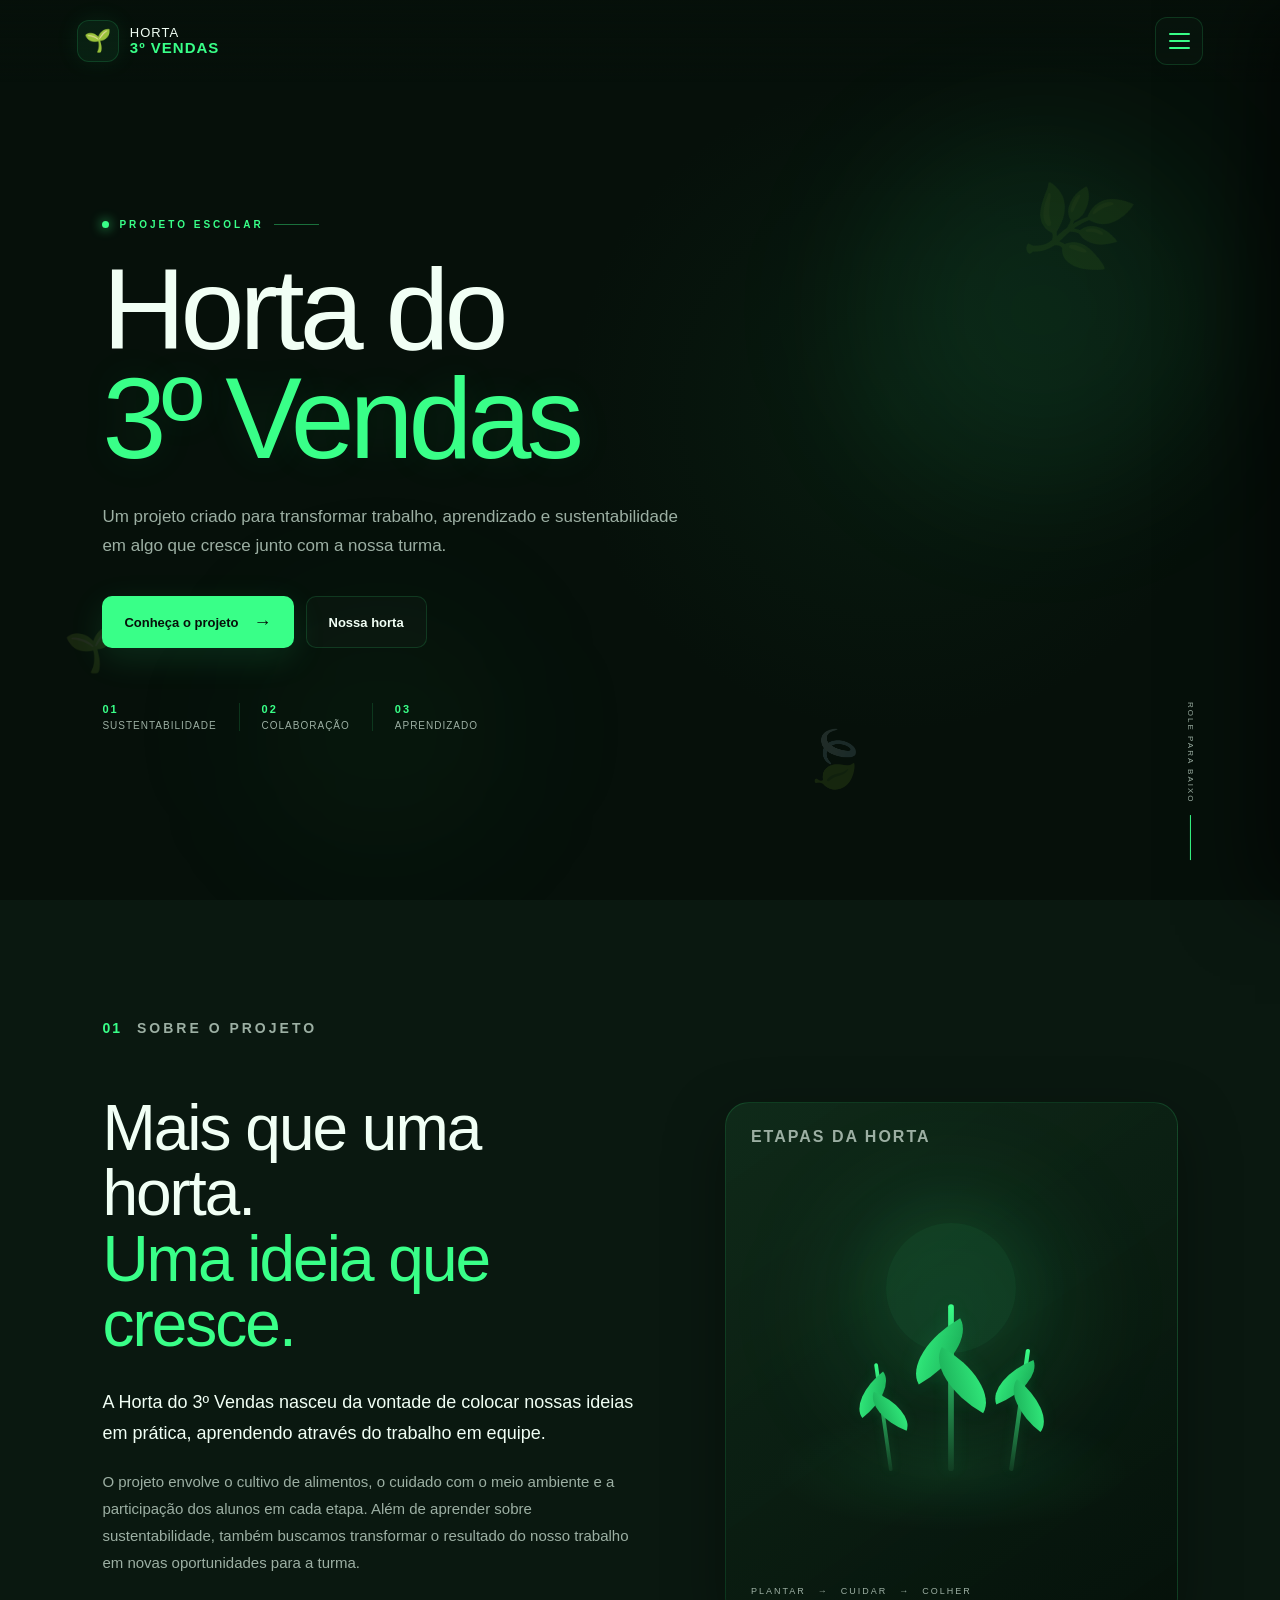
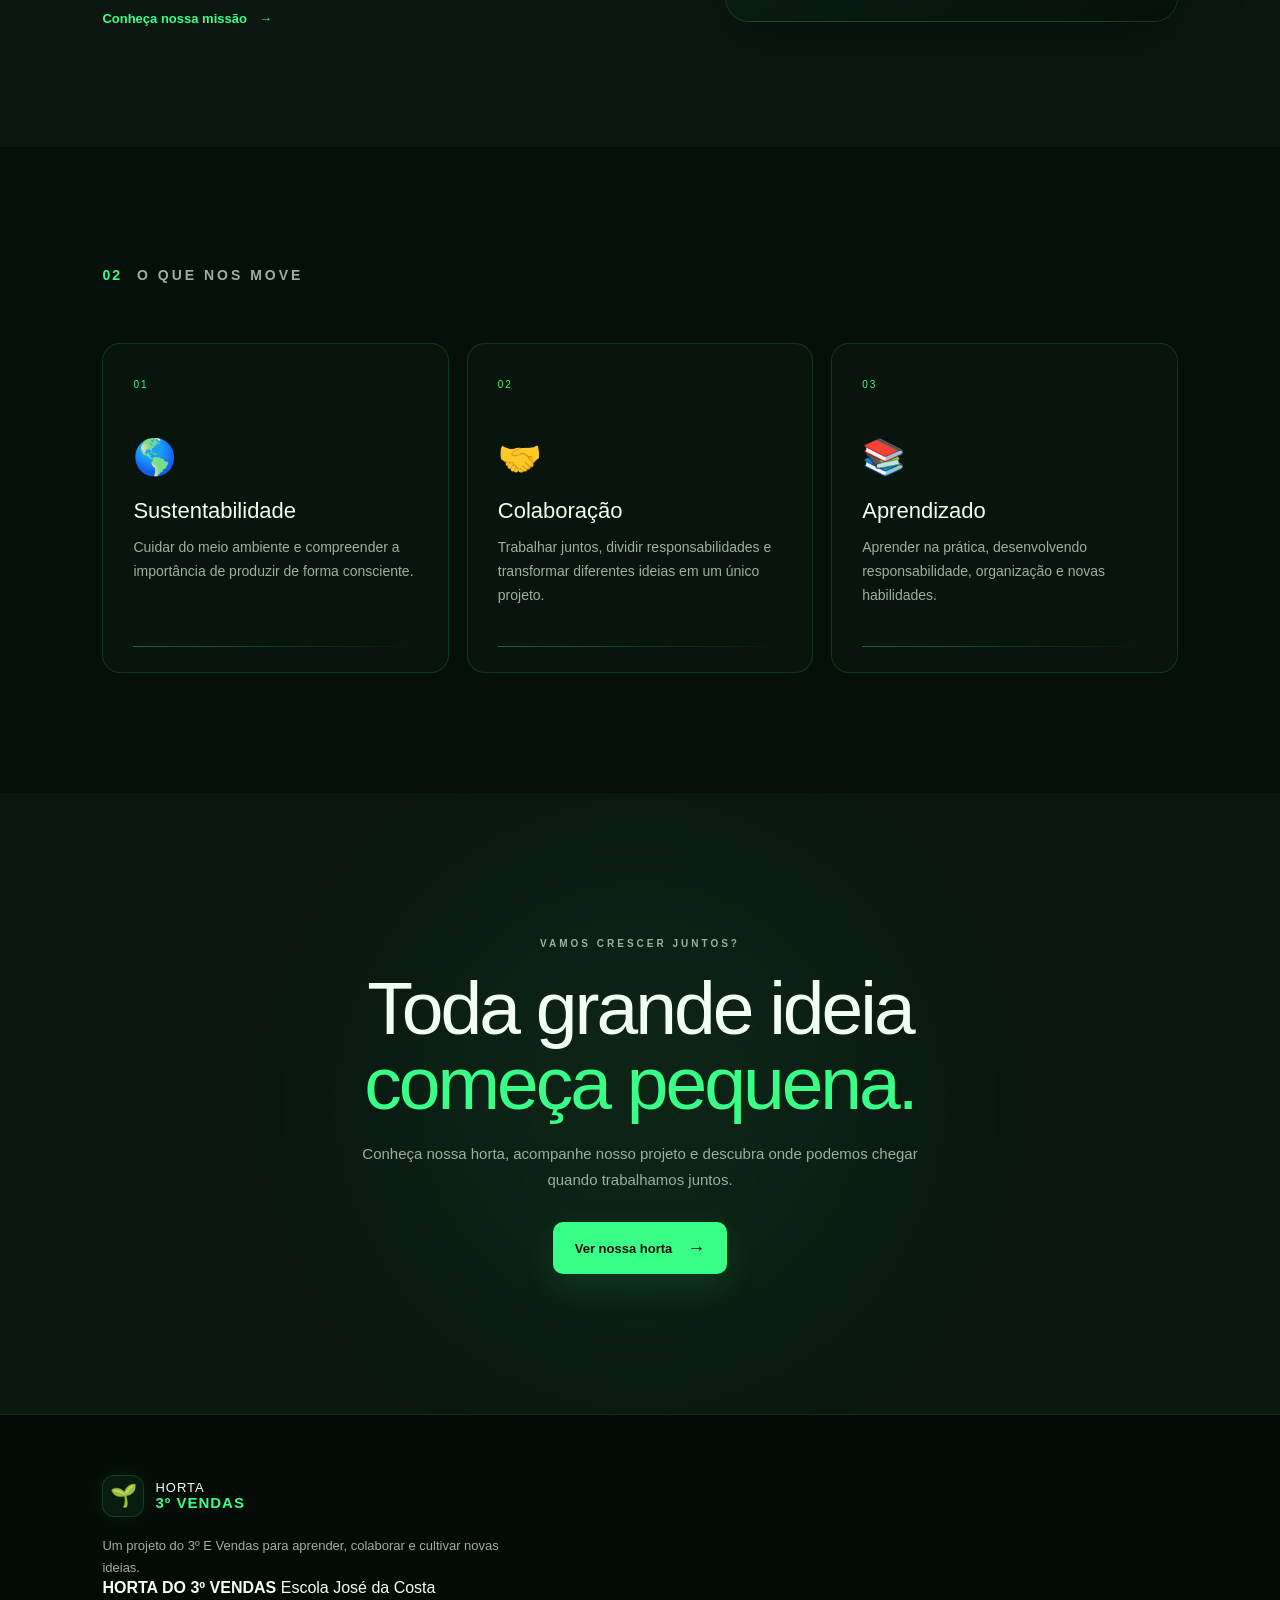
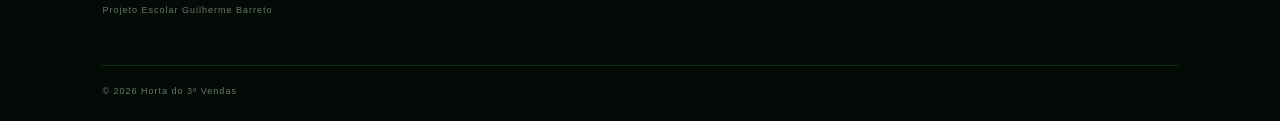
<file: index.html>
<!DOCTYPE html>
<html lang="pt-BR">

<head>
    <meta charset="UTF-8">

    <meta
        name="viewport"
        content="width=device-width, initial-scale=1.0"
    >

    <meta
        name="description"
        content="Projeto Horta do 3º Vendas - sustentabilidade, aprendizado e colaboração."
    >

    <title>Horta do 3º Vendas</title>

    <link
        rel="stylesheet"
        href="style.css"
    >
</head>

<body>

    <!-- =========================
         CABEÇALHO
    ========================== -->

    <header class="header">

        <a href="index.html" class="logo">
            <span class="logo-icon">🌱</span>

            <span class="logo-text">
                Horta
                <strong>3º Vendas</strong>
            </span>
        </a>


        <!-- BOTÃO DO MENU -->

        <button
            class="menu-btn"
            id="menuBtn"
            aria-label="Abrir menu"
            aria-expanded="false"
        >
            <span></span>
            <span></span>
            <span></span>
        </button>

    </header>


    <!-- =========================
         FUNDO ESCURO DO MENU
    ========================== -->

    <div
        class="overlay"
        id="overlay"
    ></div>


    <!-- =========================
         MENU LATERAL
    ========================== -->

    <aside
        class="side-menu"
        id="sideMenu"
    >

        <div class="menu-top">

            <div>
                <span class="menu-small-title">
                    PROJETO
                </span>

                <h2>
                    Horta
                    <span>3º Vendas</span>
                </h2>
            </div>


            <button
                class="close-btn"
                id="closeBtn"
                aria-label="Fechar menu"
            >
                ×
            </button>

        </div>


        <nav class="menu-nav">

            <a
                <a href="index.html" class="menu-link">
                <span class="menu-icon">🏠</span>

                <span>Início</span>

                <span class="menu-arrow">→</span>
            </a>


            <a
                href="missao.html"
                class="menu-link"
            >
                <span class="menu-icon">🎯</span>

                <span>Missão, Visão e Valores</span>

                <span class="menu-arrow">→</span>
            </a>


            <a
                href="horta.html"
                class="menu-link"
            >
                <span class="menu-icon">🌱</span>

                <span>Nossa Horta</span>

                <span class="menu-arrow">→</span>
            </a>


            <a
                href="curiosidades.html"
                class="menu-link"
            >
                <span class="menu-icon">💡</span>

                <span>Curiosidades</span>

                <span class="menu-arrow">→</span>
            </a>


            <a
                href="arrecadacao.html"
                class="menu-link"
            >
                <span class="menu-icon">💰</span>

                <span>Arrecadação</span>

                <span class="menu-arrow">→</span>
            </a>


            <a
                href="objetivos.html"
                class="menu-link"
            >
                <span class="menu-icon">🚀</span>

                <span>Nossos Objetivos</span>

                <span class="menu-arrow">→</span>
            </a>


            <a
                href="contato.html"
                class="menu-link"
            >
                <span class="menu-icon">📞</span>

                <span>Contato</span>

                <span class="menu-arrow">→</span>
            </a>

        </nav>


        <!-- RODAPÉ DO MENU -->

        <div class="menu-footer">

            <span>3º E Vendas</span>

            <span>•</span>

            <span>José da Costa</span>

        </div>

    </aside>


    <!-- =========================
         CONTEÚDO PRINCIPAL
    ========================== -->

    <main>


        <!-- =========================
             HERO
        ========================== -->

        <section class="hero">

            <!-- LUZES DECORATIVAS -->

            <div class="hero-glow glow-one"></div>

            <div class="hero-glow glow-two"></div>


            <!-- FOLHAS DECORATIVAS -->

            <div class="floating-leaf leaf-one">
                🌿
            </div>

            <div class="floating-leaf leaf-two">
                🍃
            </div>

            <div class="floating-leaf leaf-three">
                🌱
            </div>


            <div class="hero-content">

                <div class="hero-tag">

                    <span class="tag-dot"></span>

                    <span>
                        PROJETO ESCOLAR
                    </span>

                    <span class="tag-line"></span>

                </div>


                <h1>
                    Horta do
                    <span>3º Vendas</span>
                </h1>


                <p class="hero-description">
                    Um projeto criado para transformar
                    trabalho, aprendizado e sustentabilidade
                    em algo que cresce junto com a nossa turma.
                </p>


                <!-- BOTÕES -->

                <div class="hero-buttons">

                    <a
                        href="inicio.html"
                        class="primary-btn"
                    >
                        Conheça o projeto
                        <span>→</span>
                    </a>


                    <a
                        href="horta.html"
                        class="secondary-btn"
                    >
                        Nossa horta
                    </a>

                </div>


                <!-- INFORMAÇÕES -->

                <div class="hero-info">

                    <div class="info-item">

                        <strong>01</strong>

                        <span>
                            Sustentabilidade
                        </span>

                    </div>


                    <div class="info-divider"></div>


                    <div class="info-item">

                        <strong>02</strong>

                        <span>
                            Colaboração
                        </span>

                    </div>


                    <div class="info-divider"></div>


                    <div class="info-item">

                        <strong>03</strong>

                        <span>
                            Aprendizado
                        </span>

                    </div>

                </div>

            </div>


            <!-- INDICADOR DE SCROLL -->

            <div class="scroll-indicator">

                <span>
                    ROLE PARA BAIXO
                </span>

                <div class="scroll-line"></div>

            </div>

        </section>


        <!-- =========================
             QUEM SOMOS
        ========================== -->

        <section class="section about-section">

            <div class="section-heading">

                <span class="section-number">
                    01
                </span>

                <span class="mini-title">
                    SOBRE O PROJETO
                </span>

            </div>


            <div class="about-grid">


                <!-- TEXTO -->

                <div class="about-text">

                    <h2>
                        Mais que uma horta.
                        <span>
                            Uma ideia que cresce.
                        </span>
                    </h2>


                    <p class="large-text">
                        A Horta do 3º Vendas nasceu da vontade
                        de colocar nossas ideias em prática,
                        aprendendo através do trabalho em equipe.
                    </p>


                    <p>
                        O projeto envolve o cultivo de alimentos,
                        o cuidado com o meio ambiente e a
                        participação dos alunos em cada etapa.
                        Além de aprender sobre sustentabilidade,
                        também buscamos transformar o resultado
                        do nosso trabalho em novas oportunidades
                        para a turma.
                    </p>


                    <a
                        href="missao.html"
                        class="text-link"
                    >
                        Conheça nossa missão
                        <span>→</span>
                    </a>

                </div>


                <!-- CARD VISUAL -->

                <div class="about-card">

                    <div class="about-card-glow"></div>


<div class="about-card-top">

    <span>
        ETAPAS DA HORTA
    </span>

</div>


                    <!-- ILUSTRAÇÃO DA PLANTA -->

                    <div class="plant-illustration">

                        <div class="sun"></div>

                        <div class="ground"></div>


                        <div class="plant plant-a">

                            <div class="stem"></div>

                            <div class="leaf leaf-left"></div>

                            <div class="leaf leaf-right"></div>

                        </div>


                        <div class="plant plant-b">

                            <div class="stem"></div>

                            <div class="leaf leaf-left"></div>

                            <div class="leaf leaf-right"></div>

                        </div>


                        <div class="plant plant-c">

                            <div class="stem"></div>

                            <div class="leaf leaf-left"></div>

                            <div class="leaf leaf-right"></div>

                        </div>

                    </div>


                    <div class="about-card-bottom">

                        <span>
                            PLANTAR
                        </span>

                        <span>→</span>

                        <span>
                            CUIDAR
                        </span>

                        <span>→</span>

                        <span>
                            COLHER
                        </span>

                    </div>

                </div>

            </div>

        </section>


        <!-- =========================
             PILARES
        ========================== -->

        <section class="section pillars-section">

            <div class="section-heading">

                <span class="section-number">
                    02
                </span>

                <span class="mini-title">
                    O QUE NOS MOVE
                </span>

            </div>


            <div class="pillar-grid">


                <!-- PILAR 1 -->

                <article class="pillar-card">

                    <span class="pillar-number">
                        01
                    </span>

                    <div class="pillar-icon">
                        🌎
                    </div>

                    <h3>
                        Sustentabilidade
                    </h3>

                    <p>
                        Cuidar do meio ambiente e compreender
                        a importância de produzir de forma
                        consciente.
                    </p>

                    <div class="card-line"></div>

                </article>


                <!-- PILAR 2 -->

                <article class="pillar-card">

                    <span class="pillar-number">
                        02
                    </span>

                    <div class="pillar-icon">
                        🤝
                    </div>

                    <h3>
                        Colaboração
                    </h3>

                    <p>
                        Trabalhar juntos, dividir responsabilidades
                        e transformar diferentes ideias em um
                        único projeto.
                    </p>

                    <div class="card-line"></div>

                </article>


                <!-- PILAR 3 -->

                <article class="pillar-card">

                    <span class="pillar-number">
                        03
                    </span>

                    <div class="pillar-icon">
                        📚
                    </div>

                    <h3>
                        Aprendizado
                    </h3>

                    <p>
                        Aprender na prática, desenvolvendo
                        responsabilidade, organização e novas
                        habilidades.
                    </p>

                    <div class="card-line"></div>

                </article>

            </div>

        </section>


        <!-- =========================
             CHAMADA FINAL
        ========================== -->

        <section class="cta-section">

            <div class="cta-glow"></div>


            <div class="cta-content">

                <span class="mini-title">
                    VAMOS CRESCER JUNTOS?
                </span>


                <h2>
                    Toda grande ideia
                    <span>
                        começa pequena.
                    </span>
                </h2>


                <p>
                    Conheça nossa horta, acompanhe nosso
                    projeto e descubra onde podemos chegar
                    quando trabalhamos juntos.
                </p>


                <a
                    href="horta.html"
                    class="primary-btn"
                >
                    Ver nossa horta
                    <span>→</span>
                </a>

            </div>

        </section>

    </main>


    <!-- =========================
         RODAPÉ
    ========================== -->

    <footer class="footer">

        <div class="footer-content">


            <div class="footer-brand">

                <a
                    href="index.html"
                    class="logo"
                >
                    <span class="logo-icon">
                        🌱
                    </span>

                    <span class="logo-text">
                        Horta
                        <strong>
                            3º Vendas
                        </strong>
                    </span>
                </a>


                <p>
                    Um projeto do 3º E Vendas
                    para aprender, colaborar
                    e cultivar novas ideias.
                </p>

            </div>


        </div>



<footer class="site-footer">
    <div class="footer-inner">

        <div class="footer-brand">
            <strong>HORTA DO 3º VENDAS</strong>
            <span>Escola José da Costa</span>
        </div>

        <div class="footer-credit">
            <span>Projeto Escolar</span>
            <span>Guilherme Barreto</span>
        </div>

        <div class="footer-bottom">
            © 2026 Horta do 3º Vendas
        </div>

    </div>
</footer>


    <!-- =========================
         JAVASCRIPT
    ========================== -->

    <script src="script.js"></script>

</body>

</html>
</file>
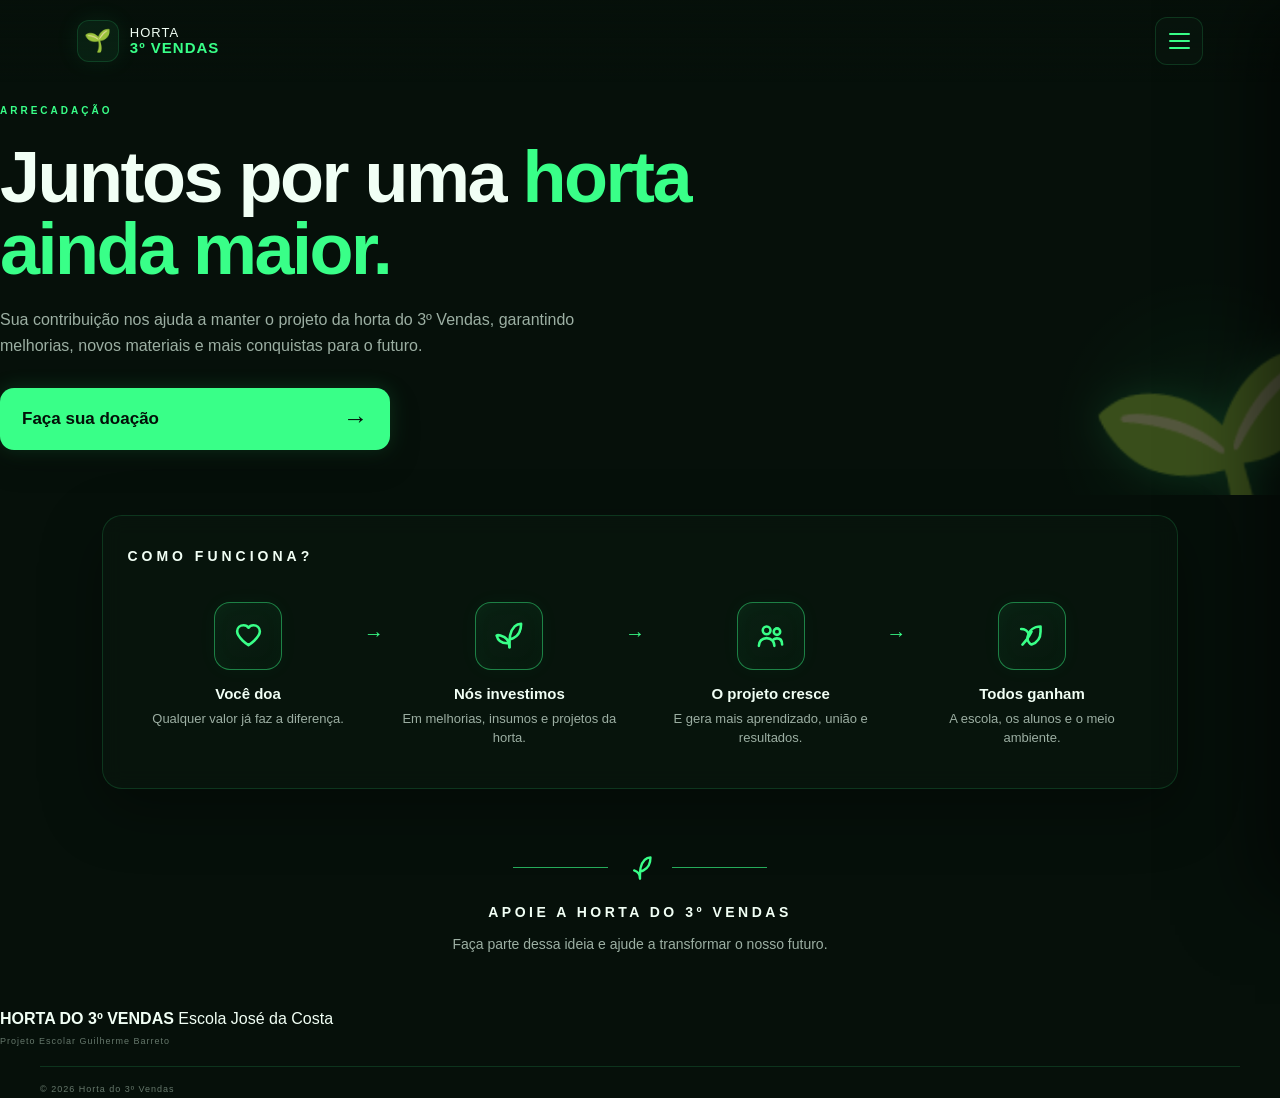
<file: arrecadacao.html>
<!DOCTYPE html>
<html lang="pt-BR">

<head>
    <meta charset="UTF-8">
    <meta name="viewport" content="width=device-width, initial-scale=1.0">

    <meta name="description"
        content="Arrecadação da Horta do 3º Vendas - Escola José da Costa.">

    <title>Arrecadação | Horta do 3º Vendas</title>

    <link rel="stylesheet" href="style.css">

    <style>

        /* =========================================
           AJUSTES DA PÁGINA
        ========================================= */

        .page-hero {
            min-height: auto !important;
            height: auto !important;
            padding-top: 105px !important;
            padding-bottom: 45px !important;
        }

        /* MENU DO LADO DIREITO */

        .side-menu {
            left: auto !important;
            right: 0 !important;
            transform: translateX(100%) !important;
        }

        .side-menu.open {
            transform: translateX(0) !important;
        }


        /* =========================================
           HERO
        ========================================= */

        .arrecadacao-hero {
            position: relative;
            overflow: hidden;
        }

        .arrecadacao-content {
            position: relative;
            z-index: 2;
            max-width: 760px;
        }

        .arrecadacao-title {
            max-width: 700px;
            margin-top: 14px;

            font-size: clamp(42px, 6vw, 72px);
            line-height: 1;
            letter-spacing: -2.5px;
        }

        .arrecadacao-title span {
            color: var(--green);
        }

        .arrecadacao-description {
            max-width: 610px;

            margin-top: 22px;

            font-size: 16px;
            line-height: 1.65;

            color: var(--muted);
        }


        /* =========================================
           BOTÃO DOAÇÃO
        ========================================= */

        .doacao-button {
            display: flex;
            align-items: center;
            justify-content: space-between;

            width: 100%;
            max-width: 390px;

            min-height: 62px;

            margin-top: 28px;
            padding: 0 22px;

            border-radius: 14px;

            background: var(--green);
            color: #031008;

            text-decoration: none;

            font-size: 17px;
            font-weight: 800;

            box-shadow:
                0 0 20px rgba(57, 255, 136, 0.15),
                0 12px 30px rgba(0, 0, 0, 0.25);

            transition:
                transform 0.3s ease,
                box-shadow 0.3s ease;
        }

        .doacao-button:hover {
            transform: translateY(-3px);

            box-shadow:
                0 0 30px rgba(57, 255, 136, 0.30),
                0 18px 35px rgba(0, 0, 0, 0.30);
        }

        .doacao-button .arrow {
            font-size: 25px;
            line-height: 1;
        }


        /* =========================================
           PLANTA DECORATIVA
        ========================================= */

        .plant-decoration {
            position: absolute;

            right: -90px;
            bottom: -100px;

            width: 330px;
            height: 330px;

            opacity: 0.35;

            pointer-events: none;

            background:
                radial-gradient(
                    circle,
                    rgba(57, 255, 136, 0.16) 0%,
                    rgba(57, 255, 136, 0.06) 38%,
                    transparent 70%
                );

            border-radius: 50%;
        }

        .plant-decoration::before {
            content: "🌱";

            position: absolute;

            right: 20px;
            bottom: 10px;

            font-size: 210px;

            filter:
                drop-shadow(0 0 18px rgba(57, 255, 136, 0.30));

            transform: rotate(-3deg);
        }

        .plant-message {
            display: none;
        }


        /* =========================================
           COMO FUNCIONA
        ========================================= */

        .how-section {
            margin-top: 0 !important;

            padding-top: 20px !important;
            padding-bottom: 20px !important;
        }

        .how-card {
            padding: 32px 24px;

            border: 1px solid var(--border);
            border-radius: 20px;

            background: rgba(10, 24, 16, 0.55);

            box-shadow: var(--shadow);

            backdrop-filter: blur(10px);
        }

        .how-title {
            margin-bottom: 30px;

            color: var(--white);

            font-size: 14px;
            font-weight: 800;

            letter-spacing: 4px;
        }

        .how-grid {
            display: grid;

            grid-template-columns: repeat(4, 1fr);

            gap: 20px;
        }

        .how-item {
            position: relative;

            padding: 8px;

            text-align: center;
        }


        /* =========================================
           ÍCONES SVG
        ========================================= */

        .how-icon {
            width: 68px;
            height: 68px;

            margin: 0 auto 15px;

            display: flex;
            align-items: center;
            justify-content: center;

            border: 1px solid rgba(57, 255, 136, 0.45);

            border-radius: 16px;

            background:
                linear-gradient(
                    145deg,
                    rgba(57, 255, 136, 0.06),
                    rgba(57, 255, 136, 0.015)
                );

            box-shadow:
                inset 0 0 20px rgba(57, 255, 136, 0.03),
                0 0 20px rgba(57, 255, 136, 0.04);

            color: var(--green);
        }

        .how-icon svg {
            width: 31px;
            height: 31px;

            fill: none;

            stroke: currentColor;

            stroke-width: 2;

            stroke-linecap: round;
            stroke-linejoin: round;
        }

        .how-item h3 {
            margin-bottom: 7px;

            color: var(--white);

            font-size: 15px;
        }

        .how-item p {
            margin: 0;

            color: var(--muted);

            font-size: 13px;

            line-height: 1.5;
        }

        .how-arrow {
            position: absolute;

            top: 28px;
            right: -15px;

            color: var(--green);

            font-size: 20px;
        }


        /* =========================================
           CTA FINAL
        ========================================= */

        .arrecadacao-final {
            padding: 45px 20px 55px;

            text-align: center;
        }

        .final-leaf {
            display: flex;

            align-items: center;
            justify-content: center;

            gap: 18px;

            margin-bottom: 22px;
        }

        .final-leaf::before,
        .final-leaf::after {
            content: "";

            width: 95px;
            height: 1px;

            background: rgba(57, 255, 136, 0.65);
        }

        .final-leaf span {
            display: flex;

            color: var(--green);

            font-size: 25px;
        }

        .final-leaf svg {
            width: 28px;
            height: 28px;

            fill: none;

            stroke: var(--green);

            stroke-width: 2;

            stroke-linecap: round;
            stroke-linejoin: round;
        }

        .final-title {
            margin: 0;

            color: var(--white);

            font-size: 14px;

            letter-spacing: 3.5px;
        }

        .final-text {
            max-width: 480px;

            margin: 14px auto 0;

            color: var(--muted);

            font-size: 14px;

            line-height: 1.55;
        }


        /* =========================================
           RODAPÉ
        ========================================= */

        .footer {
            padding-top: 28px !important;
            padding-bottom: 20px !important;
        }

        .footer-content {
            gap: 18px !important;
        }

        .footer-content strong {
            font-size: 12px !important;
        }

        .footer-content span {
            font-size: 11px !important;
        }

        .footer-content small {
            font-size: 9px !important;
        }

        .footer-bottom {
            margin-top: 20px !important;

            padding-top: 15px !important;

            font-size: 9px !important;

            line-height: 1.7;
        }


        /* =========================================
           CELULAR
        ========================================= */

        @media (max-width: 800px) {

            .plant-decoration {
                right: -150px;
                bottom: -80px;

                width: 350px;
                height: 350px;

                opacity: 0.20;
            }

            .how-grid {
                grid-template-columns: repeat(2, 1fr);

                gap: 32px 10px;
            }

            .how-arrow {
                display: none;
            }
        }


        @media (max-width: 600px) {

            .page-hero {
                padding-top: 105px !important;
                padding-bottom: 35px !important;
            }


            /* TÍTULO */

            .arrecadacao-title {
                font-size: 42px;

                line-height: 1.02;

                letter-spacing: -2px;
            }


            /* DESCRIÇÃO */

            .arrecadacao-description {
                margin-top: 20px;

                font-size: 15px;

                line-height: 1.6;
            }


            /* BOTÃO MENOR */

            .doacao-button {
                width: 82%;
                max-width: 360px;

                min-height: 58px;

                margin: 25px auto 0;

                padding: 0 18px;

                border-radius: 13px;

                font-size: 16px;
            }

            .doacao-button .arrow {
                font-size: 23px;
            }


            /* PLANTA */

            .plant-decoration {
                right: -180px;
                bottom: -90px;

                width: 300px;
                height: 300px;

                opacity: 0.15;
            }


            /* COMO FUNCIONA */

            .how-section {
                padding-top: 15px !important;
            }

            .how-card {
                padding: 28px 16px;

                border-radius: 18px;
            }

            .how-title {
                margin-bottom: 25px;

                font-size: 13px;

                letter-spacing: 3.5px;
            }

            .how-grid {
                grid-template-columns: repeat(2, 1fr);

                gap: 32px 10px;
            }

            .how-item {
                padding: 5px;
            }


            /* ÍCONES */

            .how-icon {
                width: 62px;
                height: 62px;

                margin-bottom: 13px;

                border-radius: 15px;
            }

            .how-icon svg {
                width: 28px;
                height: 28px;
            }

            .how-item h3 {
                font-size: 14px;
            }

            .how-item p {
                font-size: 12px;

                line-height: 1.5;
            }


            /* CTA FINAL */

            .arrecadacao-final {
                padding: 40px 15px 45px;
            }

            .final-leaf::before,
            .final-leaf::after {
                width: 65px;
            }

            .final-title {
                font-size: 12px;

                letter-spacing: 2.8px;
            }

            .final-text {
                font-size: 13px;
            }


            /* RODAPÉ */

            .footer {
                padding-top: 28px !important;
                padding-bottom: 20px !important;
            }

            .footer-content {
                gap: 18px !important;
            }

            .footer-content strong {
                font-size: 12px !important;
            }

            .footer-content span {
                font-size: 11px !important;
            }

            .footer-content small {
                font-size: 9px !important;
            }

            .footer-bottom {
                margin-top: 20px !important;

                padding-top: 15px !important;

                font-size: 9px !important;
            }
        }

    </style>
</head>


<body>


    <!-- =========================================
         CABEÇALHO
    ========================================= -->

    <header class="header">

        <a href="index.html" class="logo">

            <div class="logo-icon">
                🌱
            </div>

            <div class="logo-text">

                <span>HORTA</span>

                <strong>3º VENDAS</strong>

            </div>

        </a>


        <button
            class="menu-btn"
            id="menuBtn"
            aria-label="Abrir menu"
            aria-expanded="false">

            <span></span>
            <span></span>
            <span></span>

        </button>

    </header>


    <!-- =========================================
         OVERLAY
    ========================================= -->

    <div
        class="overlay"
        id="overlay">
    </div>


    <!-- =========================================
         MENU
    ========================================= -->

    <aside
        class="side-menu"
        id="sideMenu">


        <div class="menu-top">

            <span>MENU</span>

            <button
                class="close-btn"
                id="closeBtn"
                aria-label="Fechar menu">

                ×

            </button>

        </div>


        <nav class="menu-nav">

            <a
                href="index.html"
                class="menu-link">

                <span>🏠</span>

                <strong>
                    Início
                </strong>

            </a>


            <a
                href="missao.html"
                class="menu-link">

                <span>🎯</span>

                <strong>
                    Missão, Visão e Valores
                </strong>

            </a>


            <a
                href="horta.html"
                class="menu-link">

                <span>🌱</span>

                <strong>
                    Nossa Horta
                </strong>

            </a>


            <a
                href="curiosidades.html"
                class="menu-link">

                <span>💡</span>

                <strong>
                    Curiosidades
                </strong>

            </a>


            <a
                href="arrecadacao.html"
                class="menu-link active">

                <span>💰</span>

                <strong>
                    Arrecadação
                </strong>

            </a>


            <a
                href="objetivos.html"
                class="menu-link">

                <span>🚀</span>

                <strong>
                    Nossos Objetivos
                </strong>

            </a>


            <a
                href="contato.html"
                class="menu-link">

                <span>📞</span>

                <strong>
                    Contato
                </strong>

            </a>

        </nav>


        <div class="menu-footer">

            <span>
                HORTA DO 3º VENDAS
            </span>

            <small>
                Escola José da Costa
            </small>

        </div>

    </aside>



    <!-- =========================================
         CONTEÚDO
    ========================================= -->

    <main>


        <!-- =====================================
             HERO
        ====================================== -->

        <section class="page-hero arrecadacao-hero">

            <div class="container">


                <div class="arrecadacao-content fade-in">


                    <span class="hero-tag">
                        ARRECADAÇÃO
                    </span>


                    <h1 class="arrecadacao-title">

                        Juntos por uma
                        <span>horta ainda maior.</span>

                    </h1>


                    <p class="arrecadacao-description">

                        Sua contribuição nos ajuda a manter o projeto
                        da horta do 3º Vendas, garantindo melhorias,
                        novos materiais e mais conquistas para o futuro.

                    </p>


                    <!-- BOTÃO INSTAGRAM -->

                    <a
                        href="https://www.instagram.com/3vendasagricolas?stkn=cDhvYzhvbHA0aDBo"
                        class="doacao-button"
                        target="_blank"
                        rel="noopener noreferrer">

                        <span>
                            Faça sua doação
                        </span>

                        <span class="arrow">
                            →
                        </span>

                    </a>

                </div>


                <!-- DECORAÇÃO -->

                <div class="plant-decoration"></div>

            </div>

        </section>



        <!-- =====================================
             COMO FUNCIONA
        ====================================== -->

        <section class="section how-section">

            <div class="container">


                <div class="how-card fade-in">


                    <h2 class="how-title">
                        COMO FUNCIONA?
                    </h2>


                    <div class="how-grid">


                        <!-- ======================
                             VOCÊ DOA
                        ======================= -->

                        <div class="how-item">

                            <div class="how-icon">

                                <svg
                                    viewBox="0 0 24 24"
                                    aria-hidden="true">

                                    <path
                                        d="M20.8 8.8
                                           C20.8 5.9 18.5 4 15.8 4
                                           C14.2 4 12.7 4.8 12 6
                                           C11.3 4.8 9.8 4 8.2 4
                                           C5.5 4 3.2 5.9 3.2 8.8
                                           C3.2 13.8 12 19.5 12 19.5
                                           S20.8 13.8 20.8 8.8Z">
                                    </path>

                                </svg>

                            </div>


                            <h3>
                                Você doa
                            </h3>


                            <p>
                                Qualquer valor já faz
                                a diferença.
                            </p>


                            <div class="how-arrow">
                                →
                            </div>

                        </div>



                        <!-- ======================
                             INVESTIMENTO
                        ======================= -->

                        <div class="how-item">

                            <div class="how-icon">

                                <svg
                                    viewBox="0 0 24 24"
                                    aria-hidden="true">

                                    <path
                                        d="M12 21
                                           C12 14 12 9 16 5
                                           C18 3 20 3 21 3
                                           C21 8 19 12 15 14
                                           C13.8 14.6 12.8 14.8 12 15">
                                    </path>

                                    <path
                                        d="M12 21
                                           C12 16 9 13 5 12
                                           C3.5 11.6 2.5 11.7 2 12
                                           C3 16 6 18 10 18">
                                    </path>

                                </svg>

                            </div>


                            <h3>
                                Nós investimos
                            </h3>


                            <p>
                                Em melhorias, insumos
                                e projetos da horta.
                            </p>


                            <div class="how-arrow">
                                →
                            </div>

                        </div>



                        <!-- ======================
                             PROJETO CRESCE
                        ======================= -->

                        <div class="how-item">

                            <div class="how-icon">

                                <svg
                                    viewBox="0 0 24 24"
                                    aria-hidden="true">

                                    <circle
                                        cx="9"
                                        cy="8"
                                        r="3">
                                    </circle>

                                    <circle
                                        cx="17"
                                        cy="9"
                                        r="2.5">
                                    </circle>

                                    <path
                                        d="M3 20
                                           C3 16.5 5.5 14 9 14
                                           C12.5 14 15 16.5 15 20">
                                    </path>

                                    <path
                                        d="M14.5 15
                                           C15.2 14.5 16.1 14.2 17 14.2
                                           C19.8 14.2 21 16.3 21 19">
                                    </path>

                                </svg>

                            </div>


                            <h3>
                                O projeto cresce
                            </h3>


                            <p>
                                E gera mais aprendizado,
                                união e resultados.
                            </p>


                            <div class="how-arrow">
                                →
                            </div>

                        </div>



                        <!-- ======================
                             TODOS GANHAM
                        ======================= -->

                        <div class="how-item">

                            <div class="how-icon">

                                <svg
                                    viewBox="0 0 24 24"
                                    aria-hidden="true">

                                    <path
                                        d="M19 5
                                           C14 5 10 8 9 13
                                           C8.5 15.5 10 18 12 19
                                           C16 17.5 19 14 19 9
                                           C19 7.5 19 6 19 5Z">
                                    </path>

                                    <path
                                        d="M5 19
                                           C8 16 10 13 12 9">
                                    </path>

                                    <path
                                        d="M4 7
                                           C7 7 9 8.5 10 11">
                                    </path>

                                </svg>

                            </div>


                            <h3>
                                Todos ganham
                            </h3>


                            <p>
                                A escola, os alunos
                                e o meio ambiente.
                            </p>

                        </div>


                    </div>

                </div>

            </div>

        </section>



        <!-- =====================================
             CTA FINAL
        ====================================== -->

        <section class="arrecadacao-final fade-in">


            <div class="final-leaf">

                <span>

                    <svg
                        viewBox="0 0 24 24"
                        aria-hidden="true">

                        <path
                            d="M12 21
                               C12 14 12 9 16 5
                               C18 3 20 3 21 3
                               C21 8 19 12 15 14
                               C13.8 14.6 12.8 14.8 12 15">
                        </path>

                        <path
                            d="M12 21
                               C12 17 10 15 7 14">
                        </path>

                    </svg>

                </span>

            </div>


            <h2 class="final-title">
                APOIE A HORTA DO 3º VENDAS
            </h2>


            <p class="final-text">

                Faça parte dessa ideia e ajude a transformar
                o nosso futuro.

            </p>

        </section>


    </main>



    <!-- =========================================
         RODAPÉ
    ========================================= -->
<footer class="site-footer">
    <div class="footer-inner">

        <div class="footer-brand">
            <strong>HORTA DO 3º VENDAS</strong>
            <span>Escola José da Costa</span>
        </div>

        <div class="footer-credit">
            <span>Projeto Escolar</span>
            <span>Guilherme Barreto</span>
        </div>

        <div class="footer-bottom">
            © 2026 Horta do 3º Vendas
        </div>

    </div>
</footer>



    <!-- =========================================
         JAVASCRIPT
    ========================================= -->

    <script src="script.js"></script>


</body>

</html>
</file>
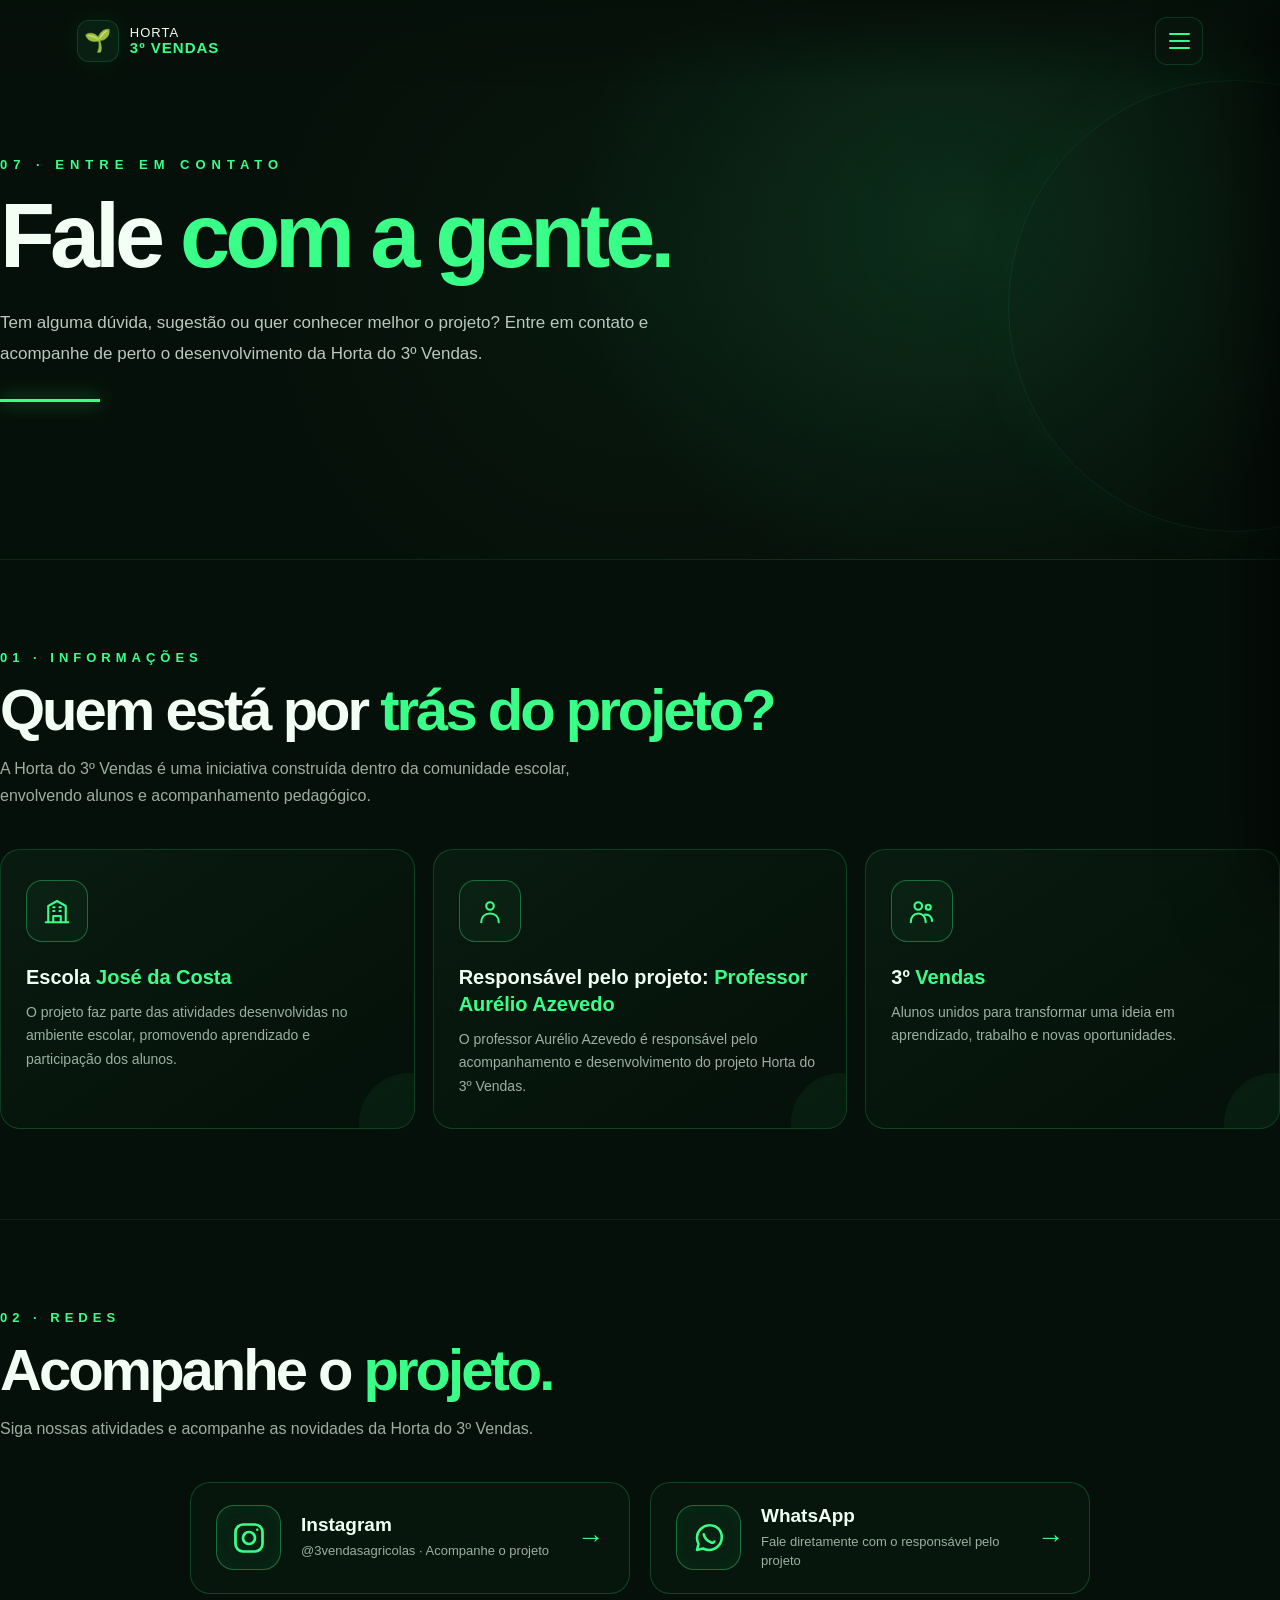
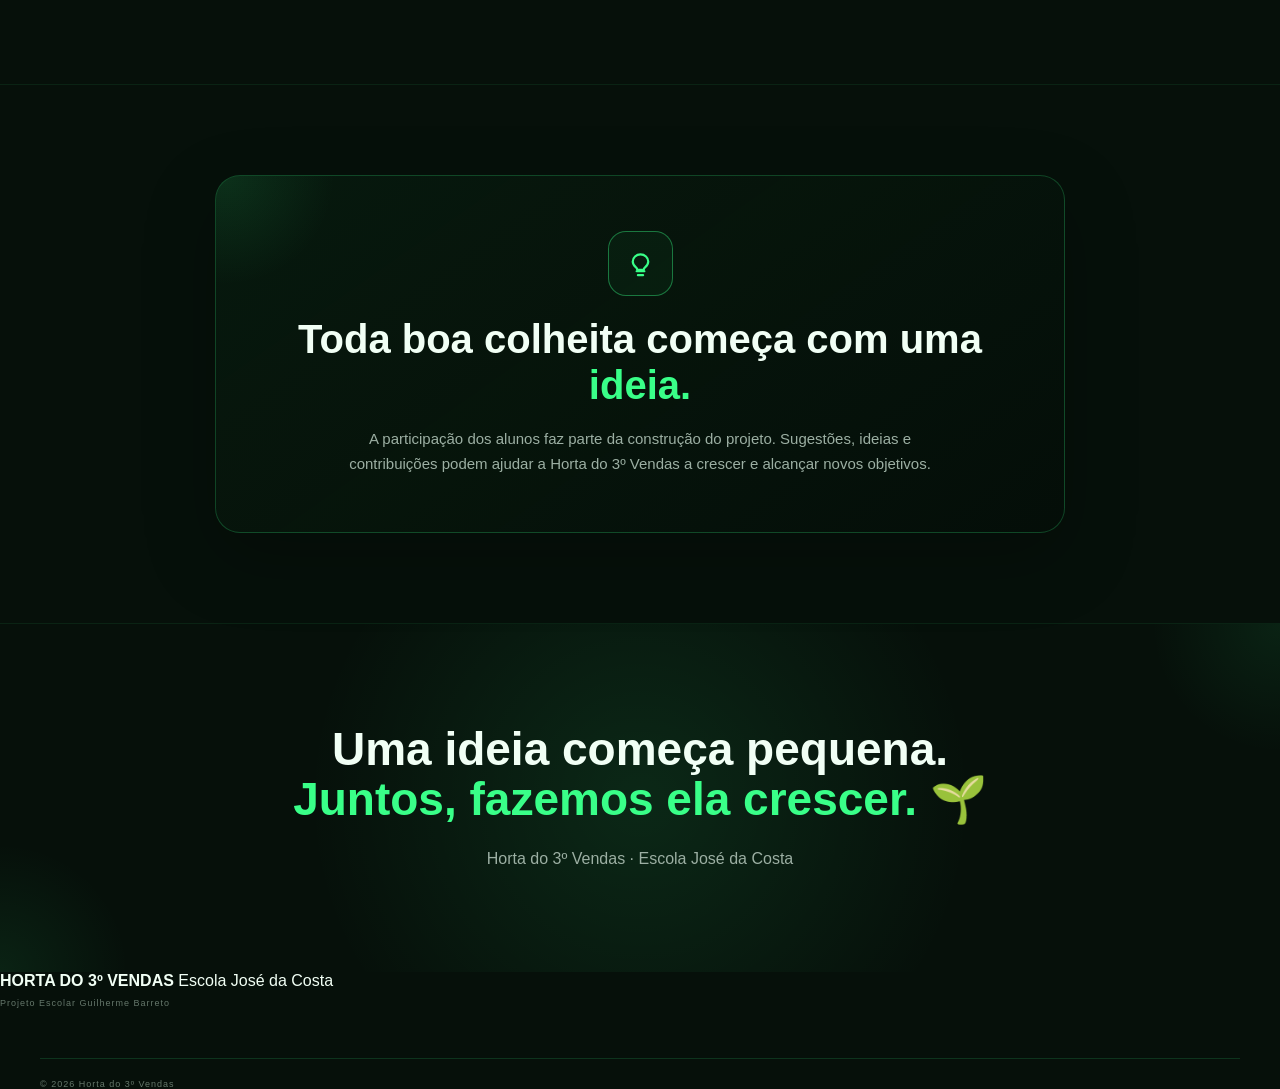
<file: contato.html>
<!DOCTYPE html>
<html lang="pt-BR">

<head>

    <meta charset="UTF-8">

    <meta
        name="viewport"
        content="width=device-width, initial-scale=1.0">

    <meta
        name="description"
        content="Entre em contato com o Projeto Horta do 3º Vendas da Escola José da Costa.">

    <title>Contato | Horta do 3º Vendas</title>

    <link rel="stylesheet" href="style.css">


    <style>

        /* ==================================================
           BASE
        ================================================== */

        html {
            overflow-x: hidden;
            scroll-behavior: smooth;
        }

        body {
            overflow-x: hidden;
            background: var(--bg);
        }

        .contato-page {
            min-height: 100vh;
        }


        /* ==================================================
           HERO
        ================================================== */

        .contato-hero {
            position: relative;

            min-height: 560px;

            display: flex;
            align-items: center;

            overflow: hidden;

            border-bottom:
                1px solid
                rgba(57,255,136,0.10);

            background:
                radial-gradient(
                    circle at 75% 40%,
                    rgba(57,255,136,0.12),
                    transparent 38%
                );
        }

        .contato-hero::before {
            content: "";

            position: absolute;

            width: 450px;
            height: 450px;

            right: -180px;
            top: 80px;

            border-radius: 50%;

            border:
                1px solid
                rgba(57,255,136,0.08);

            box-shadow:
                0 0 80px
                rgba(57,255,136,0.04);
        }

        .contato-hero::after {
            content: "";

            position: absolute;
            inset: 0;

            pointer-events: none;

            background:
                radial-gradient(
                    circle at 50% 50%,
                    rgba(57,255,136,0.035),
                    transparent 55%
                );
        }

        .contato-hero-inner {
            position: relative;

            z-index: 2;

            width: 100%;
        }

        .contato-tag {
            display: block;

            margin-bottom: 20px;

            color: var(--green);

            font-size: 13px;
            font-weight: 800;

            letter-spacing: 6px;
        }

        .contato-title {
            max-width: 800px;

            margin: 0;

            color: var(--white);

            font-size:
                clamp(50px, 8vw, 90px);

            line-height: 0.98;

            letter-spacing: -5px;
        }

        .contato-title span {
            color: var(--green);
        }

        .contato-intro {
            max-width: 650px;

            margin-top: 28px;

            color: #b9c9c0;

            font-size: 17px;

            line-height: 1.8;
        }

        .contato-line {
            width: 100px;
            height: 3px;

            margin-top: 30px;

            background: var(--green);

            box-shadow:
                0 0 18px
                rgba(57,255,136,0.65);
        }


        /* ==================================================
           SEÇÕES
        ================================================== */

        .contato-section {
            position: relative;

            padding: 90px 0;

            border-bottom:
                1px solid
                rgba(57,255,136,0.08);
        }

        .contato-heading {
            margin-bottom: 40px;
        }

        .contato-number {
            display: block;

            margin-bottom: 16px;

            color: var(--green);

            font-size: 13px;
            font-weight: 800;

            letter-spacing: 5px;
        }

        .contato-heading h2 {
            margin: 0;

            color: var(--white);

            font-size:
                clamp(36px, 5vw, 58px);

            line-height: 1;

            letter-spacing: -3px;
        }

        .contato-heading h2 span {
            color: var(--green);
        }

        .contato-heading p {
            max-width: 650px;

            margin-top: 16px;

            color: var(--muted);

            font-size: 16px;

            line-height: 1.7;
        }


        /* ==================================================
           CARDS
        ================================================== */

        .contato-grid {
            display: grid;

            grid-template-columns:
                repeat(3, minmax(0, 1fr));

            gap: 18px;
        }

        .contato-card {
            position: relative;

            min-height: 245px;

            padding: 30px 25px;

            overflow: hidden;

            border:
                1px solid
                rgba(57,255,136,0.18);

            border-radius: 20px;

            background:
                linear-gradient(
                    145deg,
                    rgba(10,30,18,0.80),
                    rgba(5,17,10,0.68)
                );

            transition:
                transform .3s ease,
                border-color .3s ease,
                box-shadow .3s ease;
        }

        .contato-card:hover {
            transform: translateY(-6px);

            border-color:
                rgba(57,255,136,0.48);

            box-shadow:
                0 20px 50px
                rgba(0,0,0,0.25),

                0 0 25px
                rgba(57,255,136,0.04);
        }

        .contato-card::after {
            content: "";

            position: absolute;

            width: 100px;
            height: 100px;

            right: -45px;
            bottom: -45px;

            border-radius: 50%;

            background:
                rgba(57,255,136,0.05);
        }

        .contato-icon {
            width: 62px;
            height: 62px;

            display: flex;

            align-items: center;
            justify-content: center;

            margin-bottom: 22px;

            border:
                1px solid
                rgba(57,255,136,0.35);

            border-radius: 16px;

            color: var(--green);

            background:
                rgba(57,255,136,0.035);
        }

        .contato-icon svg {
            width: 30px;
            height: 30px;

            fill: none;

            stroke: currentColor;

            stroke-width: 1.7;

            stroke-linecap: round;
            stroke-linejoin: round;
        }

        .contato-card h3 {
            margin:
                0 0 10px;

            color: var(--white);

            font-size: 20px;

            line-height: 1.35;
        }

        .contato-card h3 span {
            color: var(--green);
        }

        .contato-card p {
            margin: 0;

            color: var(--muted);

            font-size: 14px;

            line-height: 1.65;
        }


        /* ==================================================
           REDES SOCIAIS
        ================================================== */

        .redes-box {
            display: grid;

            grid-template-columns:
                repeat(2, minmax(0, 1fr));

            gap: 20px;

            max-width: 900px;

            margin: 0 auto;
        }

        .rede-link {
            position: relative;

            display: flex;

            align-items: center;

            gap: 20px;

            min-height: 105px;

            padding: 22px 25px;

            color: var(--white);

            text-decoration: none;

            border:
                1px solid
                rgba(57,255,136,0.20);

            border-radius: 20px;

            background:
                rgba(8,25,15,0.72);

            transition:
                transform .3s ease,
                border-color .3s ease,
                background .3s ease,
                box-shadow .3s ease;
        }

        .rede-link:hover {
            transform: translateY(-5px);

            border-color:
                rgba(57,255,136,0.55);

            background:
                rgba(10,35,19,0.90);

            box-shadow:
                0 15px 35px
                rgba(0,0,0,0.25),

                0 0 25px
                rgba(57,255,136,0.06);
        }


        /* ==================================================
           ÍCONES DAS REDES
        ================================================== */

        .rede-icon {
            width: 65px;
            height: 65px;

            flex-shrink: 0;

            display: flex;

            align-items: center;
            justify-content: center;

            color: var(--green);

            border:
                1px solid
                rgba(57,255,136,0.35);

            border-radius: 18px;

            background:
                rgba(57,255,136,0.05);

            box-shadow:
                inset 0 0 18px
                rgba(57,255,136,0.03);
        }

        .rede-icon svg {
            width: 36px;
            height: 36px;

            display: block;
        }


        /* INSTAGRAM */

        .instagram-icon {
            fill: none;

            stroke: currentColor;

            stroke-width: 1.8;

            stroke-linecap: round;
            stroke-linejoin: round;
        }


        /* WHATSAPP */

        .whatsapp-icon {
            fill: none;

            stroke: currentColor;

            stroke-width: 1.7;

            stroke-linecap: round;
            stroke-linejoin: round;
        }


        /* ==================================================
           TEXTO DAS REDES
        ================================================== */

        .rede-info {
            display: flex;

            flex-direction: column;

            gap: 6px;

            min-width: 0;
        }

        .rede-info strong {
            color: var(--white);

            font-size: 19px;
        }

        .rede-info span {
            color: var(--muted);

            font-size: 13px;

            line-height: 1.45;

            word-break: break-word;
        }

        .rede-arrow {
            margin-left: auto;

            color: var(--green);

            font-size: 27px;

            transition:
                transform .3s ease;
        }

        .rede-link:hover .rede-arrow {
            transform: translateX(5px);
        }


        /* ==================================================
           SUGESTÃO
        ================================================== */

        .sugestao-box {
            position: relative;

            max-width: 850px;

            margin: 0 auto;

            padding: 55px 40px;

            overflow: hidden;

            text-align: center;

            border:
                1px solid
                rgba(57,255,136,0.22);

            border-radius: 25px;

            background:
                linear-gradient(
                    145deg,
                    rgba(8,27,15,0.86),
                    rgba(4,14,8,0.76)
                );

            box-shadow:
                0 25px 70px
                rgba(0,0,0,0.25);
        }

        .sugestao-box::before {
            content: "";

            position: absolute;

            width: 220px;
            height: 220px;

            left: -100px;
            top: -110px;

            border-radius: 50%;

            background:
                radial-gradient(
                    circle,
                    rgba(57,255,136,0.10),
                    transparent 70%
                );
        }

        .sugestao-icon {
            position: relative;

            width: 65px;
            height: 65px;

            display: flex;

            align-items: center;
            justify-content: center;

            margin: 0 auto 20px;

            color: var(--green);

            border:
                1px solid
                rgba(57,255,136,0.40);

            border-radius: 18px;

            background:
                rgba(57,255,136,0.04);
        }

        .sugestao-icon svg {
            width: 31px;
            height: 31px;

            fill: none;

            stroke: currentColor;

            stroke-width: 1.7;

            stroke-linecap: round;
            stroke-linejoin: round;
        }

        .sugestao-box h2 {
            position: relative;

            margin: 0;

            color: var(--white);

            font-size:
                clamp(27px, 5vw, 40px);

            line-height: 1.15;
        }

        .sugestao-box h2 span {
            color: var(--green);
        }

        .sugestao-box p {
            position: relative;

            max-width: 600px;

            margin: 18px auto 0;

            color: var(--muted);

            font-size: 15px;

            line-height: 1.7;
        }


        /* ==================================================
           FINAL
        ================================================== */

        .contato-final {
            position: relative;

            padding: 100px 20px;

            overflow: hidden;

            text-align: center;

            background:
                radial-gradient(
                    circle at center,
                    rgba(57,255,136,0.10),
                    transparent 50%
                );
        }

        .contato-final::before,
        .contato-final::after {
            content: "";

            position: absolute;

            width: 260px;
            height: 260px;

            border-radius: 50%;

            background:
                radial-gradient(
                    circle,
                    rgba(57,255,136,0.08),
                    transparent 70%
                );

            pointer-events: none;
        }

        .contato-final::before {
            left: -130px;
            bottom: -130px;
        }

        .contato-final::after {
            right: -130px;
            top: -130px;
        }

        .contato-final h2 {
            position: relative;

            margin: 0;

            color: var(--white);

            font-size:
                clamp(29px, 5vw, 46px);

            line-height: 1.1;
        }

        .contato-final h2 span {
            color: var(--green);
        }

        .contato-final p {
            position: relative;

            max-width: 600px;

            margin: 20px auto 0;

            color: var(--muted);

            font-size: 16px;

            line-height: 1.7;
        }


        /* ==================================================
           TABLET
        ================================================== */

        @media (max-width: 900px) {

            .contato-grid {
                grid-template-columns:
                    repeat(2, minmax(0, 1fr));
            }

            .contato-card:last-child {
                grid-column: 1 / -1;
            }

        }


        /* ==================================================
           CELULAR
        ================================================== */

        @media (max-width: 600px) {

            .contato-hero {
                min-height: 540px;
            }

            .contato-hero-inner {
                padding-left: 20px;
                padding-right: 20px;
            }

            .contato-tag {
                font-size: 11px;
                letter-spacing: 4px;
            }

            .contato-title {
                font-size: 48px;
                letter-spacing: -2.5px;
            }

            .contato-intro {
                font-size: 14px;
                line-height: 1.7;
            }

            .contato-section {
                padding: 65px 20px;
            }

            .contato-number {
                font-size: 11px;
                letter-spacing: 4px;
            }

            .contato-heading {
                margin-bottom: 30px;
            }

            .contato-heading h2 {
                font-size: 36px;
                letter-spacing: -2px;
            }

            .contato-heading p {
                font-size: 14px;
            }

            .contato-grid {
                grid-template-columns: 1fr;

                gap: 12px;
            }

            .contato-card {
                min-height: auto;

                padding: 25px 20px;
            }

            .contato-card:last-child {
                grid-column: auto;
            }

            .contato-icon {
                width: 55px;
                height: 55px;

                margin-bottom: 17px;
            }

            .contato-card h3 {
                font-size: 18px;
            }

            .contato-card p {
                font-size: 13px;
            }


            /* REDES */

            .redes-box {
                grid-template-columns: 1fr;

                gap: 12px;
            }

            .rede-link {
                min-height: 90px;

                padding: 17px;
            }

            .rede-icon {
                width: 54px;
                height: 54px;

                border-radius: 15px;
            }

            .rede-icon svg {
                width: 30px;
                height: 30px;
            }

            .rede-info strong {
                font-size: 16px;
            }

            .rede-info span {
                font-size: 11px;
            }

            .rede-arrow {
                font-size: 22px;
            }


            /* SUGESTÃO */

            .sugestao-box {
                padding: 42px 22px;

                border-radius: 20px;
            }

            .sugestao-box h2 {
                font-size: 28px;
            }

            .sugestao-box p {
                font-size: 13px;
            }


            /* FINAL */

            .contato-final {
                padding: 75px 20px;
            }

            .contato-final p {
                font-size: 14px;
            }

        }


        /* ==================================================
           CELULARES PEQUENOS
        ================================================== */

        @media (max-width: 380px) {

            .contato-title {
                font-size: 42px;
            }

            .contato-intro {
                font-size: 13px;
            }

            .contato-card {
                padding: 22px 17px;
            }

            .rede-link {
                gap: 12px;
            }

            .rede-info span {
                font-size: 10px;
            }

        }


        /* ==================================================
           ACESSIBILIDADE
        ================================================== */

        @media (prefers-reduced-motion: reduce) {

            .contato-card,
            .rede-link,
            .rede-arrow {
                transition: none;
            }

        }

    </style>

</head>


<body class="contato-page">


    <!-- ==================================================
         HEADER
    ================================================== -->

    <header class="header">

        <a
            href="index.html"
            class="logo">

            <div class="logo-icon">
                🌱
            </div>

            <div class="logo-text">

                <span>HORTA</span>

                <strong>
                    3º VENDAS
                </strong>

            </div>

        </a>


        <button
            class="menu-btn"
            id="menuBtn"
            aria-label="Abrir menu"
            aria-expanded="false">

            <span></span>
            <span></span>
            <span></span>

        </button>

    </header>


    <!-- ==================================================
         OVERLAY
    ================================================== -->

    <div
        class="overlay"
        id="overlay">
    </div>


    <!-- ==================================================
         MENU
    ================================================== -->

    <aside
        class="side-menu"
        id="sideMenu">

        <div class="menu-top">

            <span>
                MENU
            </span>

            <button
                class="close-btn"
                id="closeBtn"
                aria-label="Fechar menu">

                ×

            </button>

        </div>


        <nav class="menu-nav">

            <a
                href="index.html"
                class="menu-link">

                <span>🏠</span>

                <strong>
                    Início
                </strong>

            </a>


            <a
                href="missao.html"
                class="menu-link">

                <span>🎯</span>

                <strong>
                    Missão, Visão e Valores
                </strong>

            </a>


            <a
                href="horta.html"
                class="menu-link">

                <span>🌱</span>

                <strong>
                    Nossa Horta
                </strong>

            </a>


            <a
                href="curiosidades.html"
                class="menu-link">

                <span>💡</span>

                <strong>
                    Curiosidades
                </strong>

            </a>


            <a
                href="arrecadacao.html"
                class="menu-link">

                <span>💰</span>

                <strong>
                    Arrecadação
                </strong>

            </a>


            <a
                href="objetivos.html"
                class="menu-link">

                <span>🚀</span>

                <strong>
                    Nossos Objetivos
                </strong>

            </a>


            <a
                href="contato.html"
                class="menu-link">

                <span>📞</span>

                <strong>
                    Contato
                </strong>

            </a>

        </nav>


        <div class="menu-footer">

            <span>
                HORTA DO 3º VENDAS
            </span>

            <small>
                Escola José da Costa
            </small>

        </div>

    </aside>


    <!-- ==================================================
         CONTEÚDO
    ================================================== -->

    <main>


        <!-- ==================================================
             HERO
        ================================================== -->

        <section class="contato-hero">

            <div class="container">

                <div class="contato-hero-inner fade-in">

                    <span class="contato-tag">
                        07 · ENTRE EM CONTATO
                    </span>


                    <h1 class="contato-title">

                        Fale
                        <span>com a gente.</span>

                    </h1>


                    <p class="contato-intro">

                        Tem alguma dúvida, sugestão ou quer
                        conhecer melhor o projeto? Entre em
                        contato e acompanhe de perto o
                        desenvolvimento da Horta do 3º Vendas.

                    </p>


                    <div class="contato-line"></div>

                </div>

            </div>

        </section>


        <!-- ==================================================
             INFORMAÇÕES
        ================================================== -->

        <section class="contato-section">

            <div class="container">

                <div class="contato-heading fade-in">

                    <span class="contato-number">
                        01 · INFORMAÇÕES
                    </span>

                    <h2>
                        Quem está por
                        <span>trás do projeto?</span>
                    </h2>

                    <p>
                        A Horta do 3º Vendas é uma iniciativa
                        construída dentro da comunidade escolar,
                        envolvendo alunos e acompanhamento
                        pedagógico.
                    </p>

                </div>


                <div class="contato-grid">


                    <!-- ESCOLA -->

                    <article class="contato-card fade-in">

                        <div class="contato-icon">

                            <svg viewBox="0 0 24 24">

                                <path d="M3 21h18"></path>

                                <path d="M5 21V8l7-4 7 4v13"></path>

                                <path d="M9 21v-5h6v5"></path>

                                <path d="M9 9h1"></path>

                                <path d="M14 9h1"></path>

                                <path d="M9 12h1"></path>

                                <path d="M14 12h1"></path>

                            </svg>

                        </div>


                        <h3>
                            Escola
                            <span>José da Costa</span>
                        </h3>


                        <p>
                            O projeto faz parte das atividades
                            desenvolvidas no ambiente escolar,
                            promovendo aprendizado e participação
                            dos alunos.
                        </p>

                    </article>


                    <!-- PROFESSOR -->

                    <article class="contato-card fade-in">

                        <div class="contato-icon">

                            <svg viewBox="0 0 24 24">

                                <circle
                                    cx="12"
                                    cy="8"
                                    r="3">
                                </circle>

                                <path
                                    d="M5 21
                                    C5 16.8 7.7 14 12 14
                                    C16.3 14 19 16.8 19 21">
                                </path>

                            </svg>

                        </div>


                        <h3>
                            Responsável pelo projeto:
                            <span>
                                Professor Aurélio Azevedo
                            </span>
                        </h3>


                        <p>
                            O professor Aurélio Azevedo é responsável
                            pelo acompanhamento e desenvolvimento
                            do projeto Horta do 3º Vendas.
                        </p>

                    </article>


                    <!-- TURMA -->

                    <article class="contato-card fade-in">

                        <div class="contato-icon">

                            <svg viewBox="0 0 24 24">

                                <circle
                                    cx="9"
                                    cy="8"
                                    r="3">
                                </circle>

                                <circle
                                    cx="17"
                                    cy="9"
                                    r="2">
                                </circle>

                                <path
                                    d="M3 21
                                    C3 16.8 5.5 14 9 14
                                    C12.5 14 15 16.8 15 21">
                                </path>

                                <path
                                    d="M14 15
                                    C17.5 14.5 20 16.4 20 20">
                                </path>

                            </svg>

                        </div>


                        <h3>
                            3º <span>Vendas</span>
                        </h3>


                        <p>
                            Alunos unidos para transformar uma
                            ideia em aprendizado, trabalho e
                            novas oportunidades.
                        </p>

                    </article>


                </div>

            </div>

        </section>


        <!-- ==================================================
             REDES
        ================================================== -->

        <section class="contato-section">

            <div class="container">

                <div class="contato-heading fade-in">

                    <span class="contato-number">
                        02 · REDES
                    </span>

                    <h2>
                        Acompanhe o
                        <span>projeto.</span>
                    </h2>

                    <p>
                        Siga nossas atividades e acompanhe
                        as novidades da Horta do 3º Vendas.
                    </p>

                </div>


                <div class="redes-box">


                    <!-- ==================================================
                         INSTAGRAM
                    ================================================== -->

                    <a
                        href="https://www.instagram.com/3vendasagricolas?stkn=cDhvYzhvbHA0aDBo"
                        target="_blank"
                        rel="noopener noreferrer"
                        class="rede-link fade-in"
                        aria-label="Abrir Instagram da Horta do 3º Vendas">


                        <div class="rede-icon">

                            <svg
                                class="instagram-icon"
                                viewBox="0 0 24 24">

                                <rect
                                    x="3"
                                    y="3"
                                    width="18"
                                    height="18"
                                    rx="5">
                                </rect>

                                <circle
                                    cx="12"
                                    cy="12"
                                    r="4">
                                </circle>

                                <circle
                                    cx="17.5"
                                    cy="6.5"
                                    r="0.8"
                                    fill="currentColor"
                                    stroke="none">
                                </circle>

                            </svg>

                        </div>


                        <div class="rede-info">

                            <strong>
                                Instagram
                            </strong>

                            <span>
                                @3vendasagricolas · Acompanhe o projeto
                            </span>

                        </div>


                        <span class="rede-arrow">
                            →
                        </span>

                    </a>


                    <!-- ==================================================
                         WHATSAPP
                    ================================================== -->

                    <a
                        href="https://wa.me/5513997567125?text=Ol%C3%A1%21%20Tudo%20bem%3F%20Conheci%20a%20Horta%20do%203%C2%BA%20Vendas%20pelo%20site%20e%20gostaria%20de%20saber%20mais%20sobre%20o%20projeto."
                        target="_blank"
                        rel="noopener noreferrer"
                        class="rede-link fade-in"
                        aria-label="Abrir WhatsApp do responsável pelo projeto">


                        <div class="rede-icon">

                            <svg
                                class="whatsapp-icon"
                                viewBox="0 0 24 24">

                                <path
                                    d="M20.5 11.5
                                    C20.5 16.2 16.7 20 12 20
                                    C10.6 20 9.2 19.6 8 19
                                    L4 20
                                    L5 16
                                    C4.4 14.8 4 13.4 4 12
                                    C4 7.3 7.8 3.5 12.5 3.5
                                    C17.1 3.5 20.5 6.9 20.5 11.5Z">
                                </path>

                                <path
                                    d="M8.5 9.5
                                    C8.8 11.2 10.5 13.8 13.5 15
                                    C14.4 15.4 15.2 15.2 15.5 14.3">
                                </path>

                            </svg>

                        </div>


                        <div class="rede-info">

                            <strong>
                                WhatsApp
                            </strong>

                            <span>
                                Fale diretamente com o responsável pelo projeto
                            </span>

                        </div>


                        <span class="rede-arrow">
                            →
                        </span>

                    </a>


                </div>

            </div>

        </section>


        <!-- ==================================================
             SUGESTÃO
        ================================================== -->

        <section class="contato-section">

            <div class="container">

                <div class="sugestao-box fade-in">


                    <div class="sugestao-icon">

                        <svg viewBox="0 0 24 24">

                            <path
                                d="M9 18H15">
                            </path>

                            <path
                                d="M10 21H14">
                            </path>

                            <path
                                d="M8.5 15
                                C7.2 14 6 12.5 6 10.5
                                C6 7.5 8.7 5 12 5
                                C15.3 5 18 7.5 18 10.5
                                C18 12.5 16.8 14 15.5 15
                                C14.8 15.6 14.5 16.2 14.5 17
                                H9.5
                                C9.5 16.2 9.2 15.6 8.5 15Z">
                            </path>

                        </svg>

                    </div>


                    <h2>
                        Toda boa colheita começa com uma
                        <span>ideia.</span>
                    </h2>


                    <p>
                        A participação dos alunos faz parte
                        da construção do projeto. Sugestões,
                        ideias e contribuições podem ajudar
                        a Horta do 3º Vendas a crescer e
                        alcançar novos objetivos.
                    </p>

                </div>

            </div>

        </section>


        <!-- ==================================================
             FINAL
        ================================================== -->

        <section class="contato-final fade-in">

            <h2>
                Uma ideia começa pequena.
                <br>

                <span>
                    Juntos, fazemos ela crescer. 🌱
                </span>

            </h2>


            <p>
                Horta do 3º Vendas · Escola José da Costa
            </p>

        </section>


    </main>


    <!-- ==================================================
         FOOTER
    ================================================== -->

    <footer class="site-footer">

        <div class="footer-inner">

            <div class="footer-brand">

                <strong>
                    HORTA DO 3º VENDAS
                </strong>

                <span>
                    Escola José da Costa
                </span>

            </div>


            <div class="footer-credit">

                <span>
                    Projeto Escolar
                </span>

                <span>
                    Guilherme Barreto
                </span>

            </div>


            <div class="footer-bottom">

                © 2026 Horta do 3º Vendas

            </div>

        </div>

    </footer>


    <!-- ==================================================
         JAVASCRIPT
    ================================================== -->

    <script src="script.js"></script>

</body>

</html>
</file>
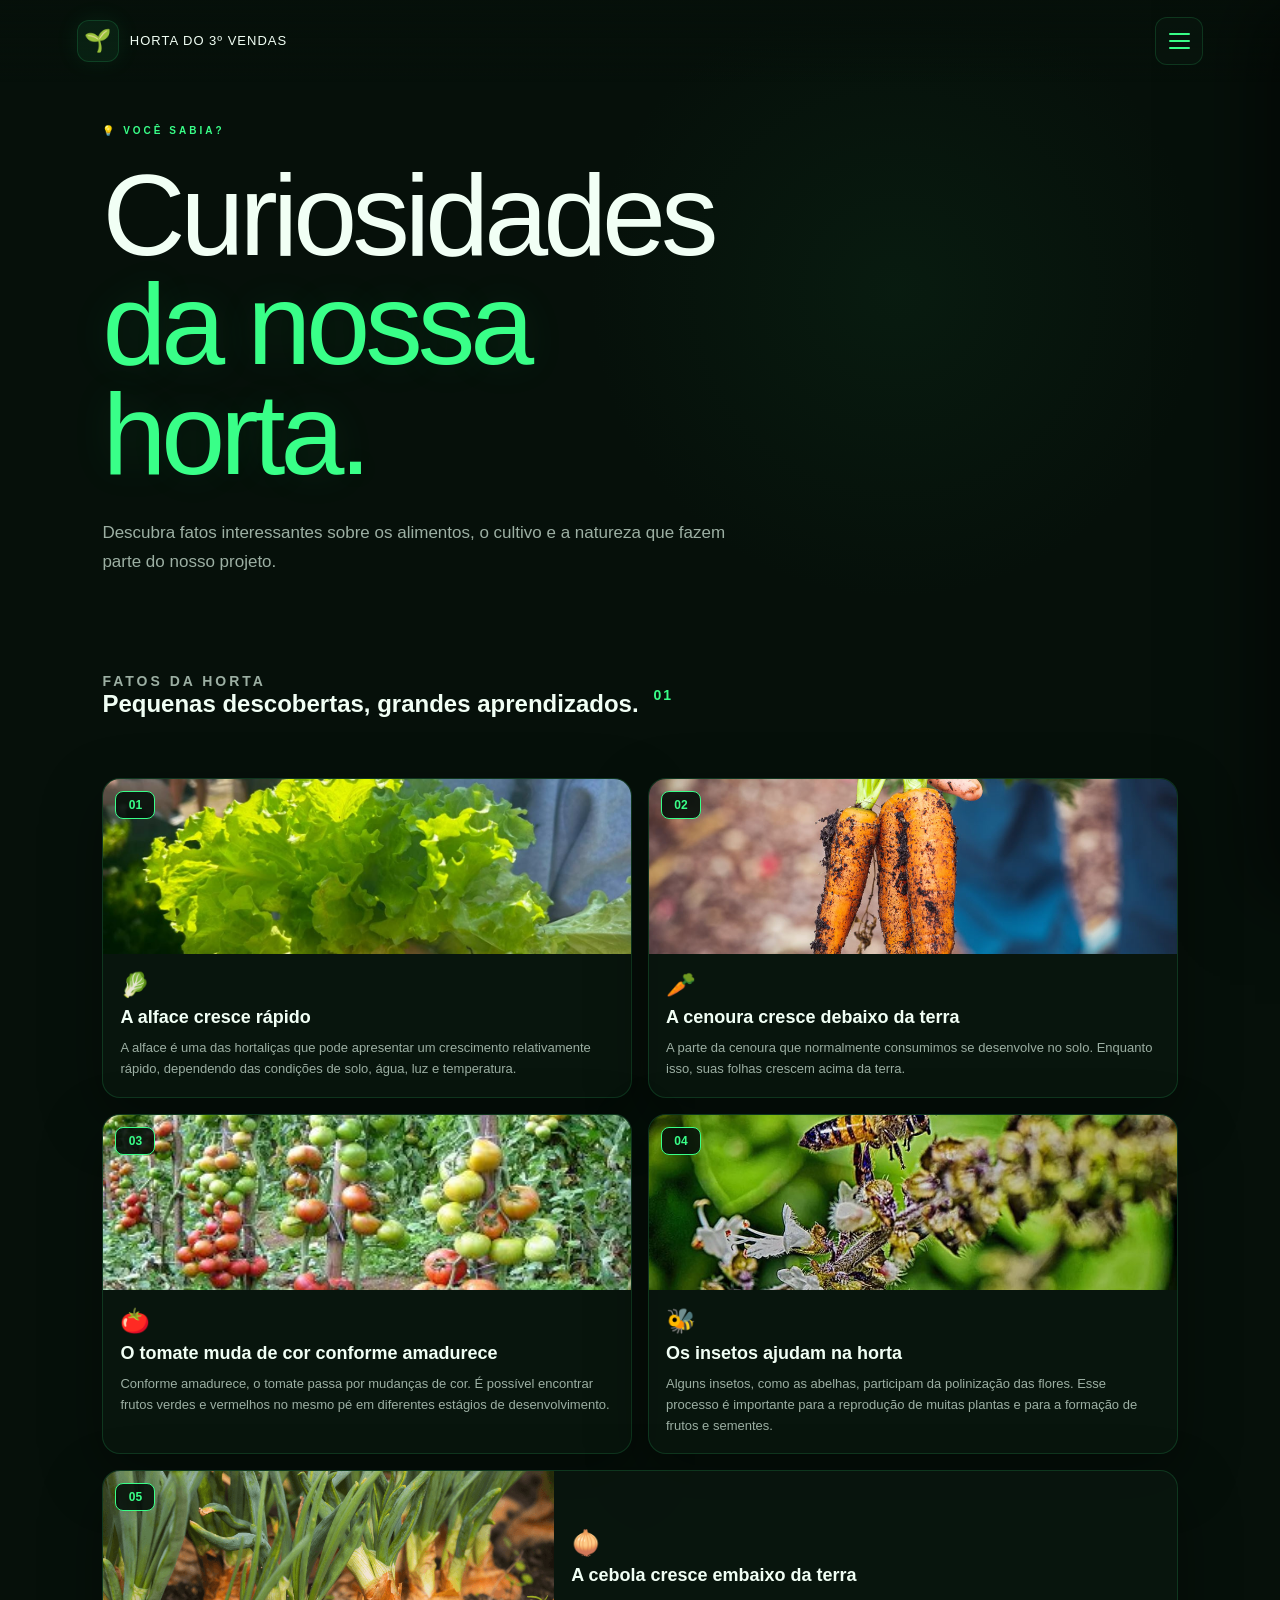
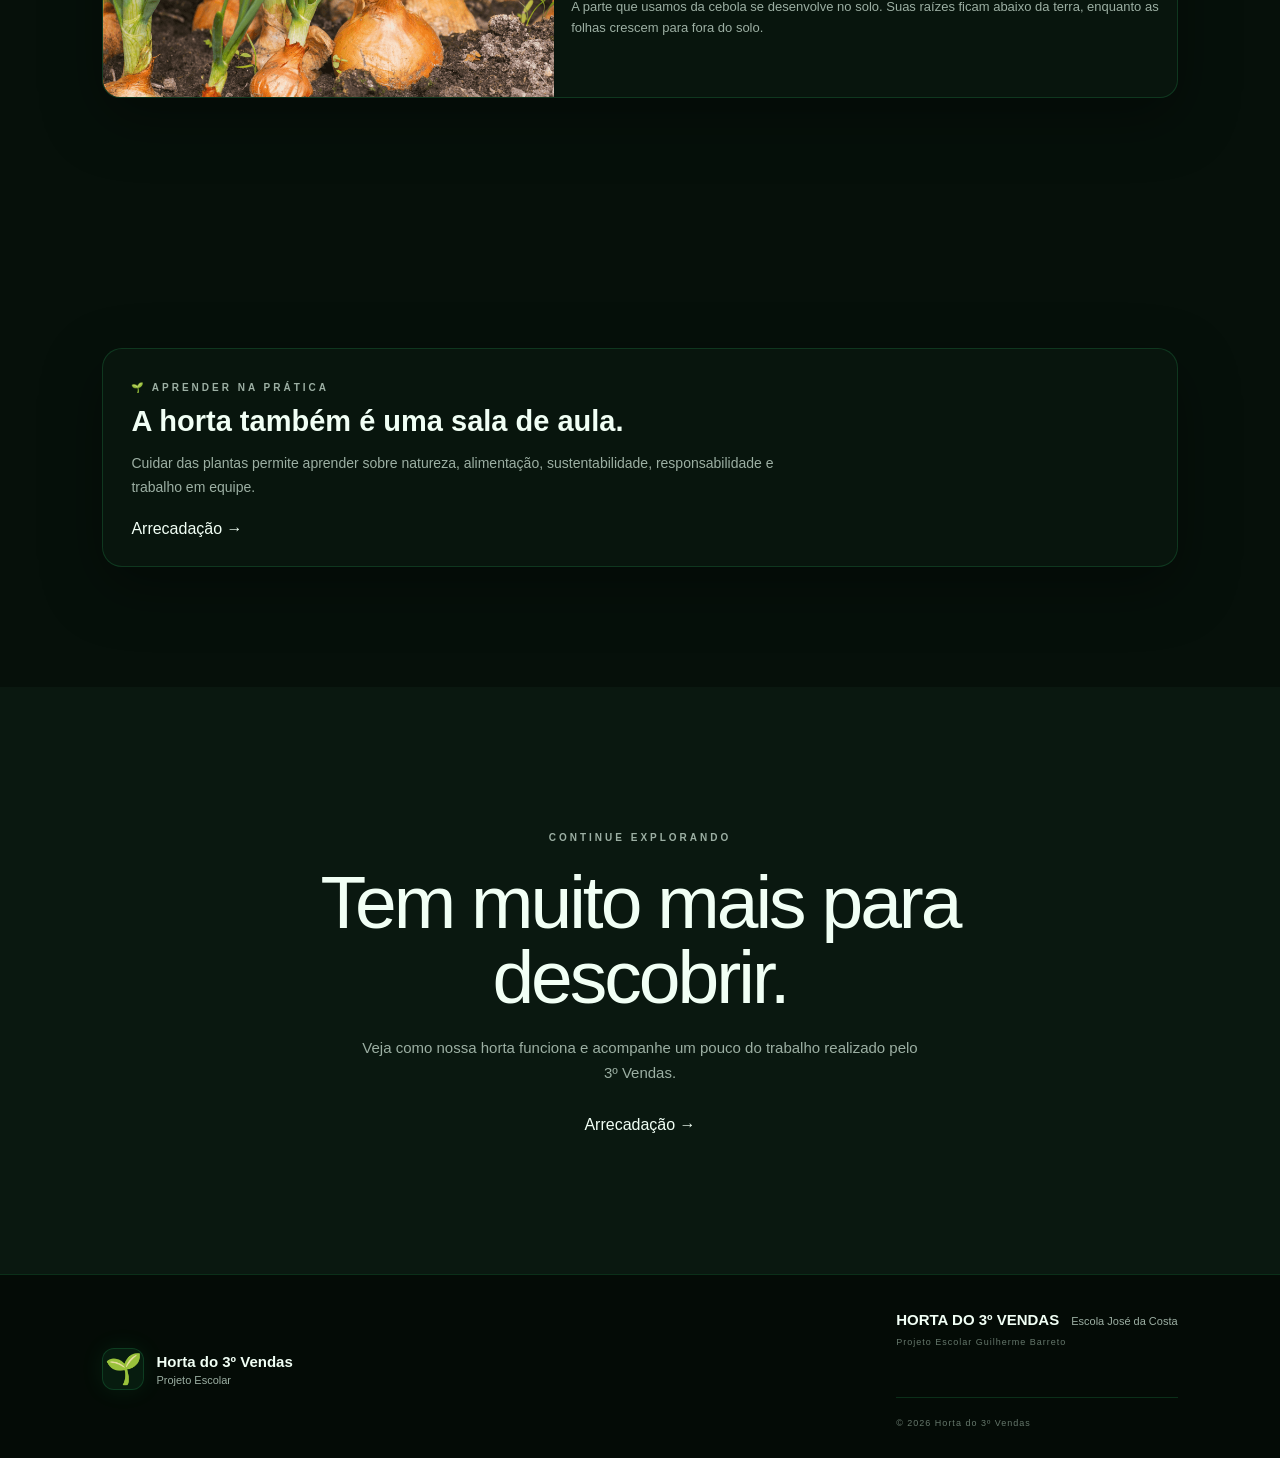
<file: curiosidades.html>
<!DOCTYPE html>
<html lang="pt-BR">

<head>

    <meta charset="UTF-8">

    <meta
        name="viewport"
        content="width=device-width, initial-scale=1.0"
    >

    <meta
        name="description"
        content="Curiosidades sobre a Horta do 3º Vendas."
    >

    <title>Curiosidades | Horta do 3º Vendas</title>

    <link rel="stylesheet" href="style.css">


    <!-- =====================================================
         AJUSTES DA PÁGINA CURIOSIDADES
    ====================================================== -->

    <style>

        /* =================================================
           CABEÇALHO
        ================================================= */

        .header-content {
            width: 100%;
            display: flex;
            align-items: center;
            justify-content: space-between;
        }

        .logo {
            display: flex;
            align-items: center;
        }

        .menu-btn {
            margin-left: auto;
            flex-shrink: 0;
        }


        /* =================================================
           MENU LATERAL À DIREITA
        ================================================= */

        .side-menu {
            left: auto !important;
            right: 0 !important;

            transform: translateX(100%) !important;
        }

        .side-menu.open {
            transform: translateX(0) !important;
        }


        /* =================================================
           HERO
        ================================================= */

        .page-hero {
            min-height: auto !important;
            height: auto !important;

            padding-top: 125px !important;
            padding-bottom: 35px !important;
        }

        .page-hero .hero-content {
            max-width: 700px;
        }

        .page-hero .hero-description {
            max-width: 650px;
        }


        /* =================================================
           SEÇÃO CURIOSIDADES
        ================================================= */

        .curiosidades-section {
            padding-top: 25px !important;
        }

        .curiosidades-grid {

            display: grid;

            grid-template-columns:
                repeat(2, minmax(0, 1fr));

            gap: 16px;

            margin-top: 28px;

        }


        /* =================================================
           CARDS
        ================================================= */

        .curiosidade-card {

            overflow: hidden;

            background: var(--card);

            border:
                1px solid var(--border);

            border-radius: 18px;

            box-shadow: var(--shadow);

            transition:
                transform 0.3s ease,
                border-color 0.3s ease;

        }

        .curiosidade-card:hover {

            transform: translateY(-4px);

            border-color:
                rgba(57, 255, 136, 0.45);

        }


        /* =================================================
           IMAGENS
        ================================================= */

        .curiosidade-image {

            position: relative;

            width: 100%;
            height: 175px;

            overflow: hidden;

        }

        .curiosidade-image img {

            width: 100%;
            height: 100%;

            object-fit: cover;

            display: block;

        }


        /* =================================================
           NÚMERO
        ================================================= */

        .curiosidade-number {

            position: absolute;

            top: 12px;
            left: 12px;

            min-width: 40px;

            padding: 6px 9px;

            text-align: center;

            background:
                rgba(6, 16, 10, 0.9);

            border:
                1px solid var(--green);

            border-radius: 8px;

            color: var(--green);

            font-size: 12px;

            font-weight: bold;

        }


        /* =================================================
           CONTEÚDO
        ================================================= */

        .curiosidade-content {

            padding: 17px;

        }

        .curiosidade-icon {

            display: block;

            font-size: 24px;

            margin-bottom: 7px;

        }

        .curiosidade-content h3 {

            margin:
                0 0 9px;

            color: var(--white);

            font-size: 18px;

            line-height: 1.3;

        }

        .curiosidade-content p {

            margin: 0;

            color: var(--muted);

            font-size: 13px;

            line-height: 1.6;

        }


        /* =================================================
           5º CARD
        ================================================= */

        .curiosidade-card:last-child {

            grid-column: 1 / -1;

            display: grid;

            grid-template-columns:
                42% 58%;

        }

        .curiosidade-card:last-child
        .curiosidade-image {

            height: 100%;

            min-height: 180px;

        }

        .curiosidade-card:last-child
        .curiosidade-content {

            display: flex;

            flex-direction: column;

            justify-content: center;

        }


        /* =================================================
           APRENDER NA PRÁTICA
        ================================================= */

        .learning-box {

            margin-top: 10px;

            padding: 28px;

            background: var(--card);

            border:
                1px solid var(--border);

            border-radius: 20px;

            box-shadow: var(--shadow);

        }

        .learning-box h2 {

            max-width: 600px;

            margin:
                10px 0 14px;

            color: var(--white);

            font-size: 29px;

            line-height: 1.15;

        }

        .learning-box p {

            max-width: 650px;

            margin:
                0 0 20px;

            color: var(--muted);

            font-size: 14px;

            line-height: 1.7;

        }


        /* =================================================
           BOTÃO
        ================================================= */

        .learning-box .btn,
        .cta-section .btn {

            text-decoration: none;

        }


        /* =================================================
           RODAPÉ
           FONTES IGUAIS AO ESTILO ANTIGO
        ================================================= */

        .footer {

            padding-top: 35px !important;
            padding-bottom: 30px !important;

        }

        .footer-content {

            display: flex;

            align-items: center;

            justify-content: space-between;

            gap: 30px;

        }

        .footer-brand {

            display: flex;

            align-items: center;

            gap: 12px;

        }

        .footer-brand .logo-icon {

            font-size: 30px;

        }

        .footer-brand strong {

            display: block;

            color: var(--white);

            font-size: 15px;

            line-height: 1.3;

        }

        .footer-brand span:not(.logo-icon) {

            display: block;

            margin-top: 3px;

            color: var(--muted);

            font-size: 11px;

        }

        .footer-info {

            display: flex;

            align-items: center;

            justify-content: flex-end;

            gap: 18px;

            color: var(--muted);

            font-size: 11px;

            line-height: 1.5;

        }

        .footer-info span {

            font-size: 11px;

        }


        /* =================================================
           MOBILE
        ================================================= */

        @media (max-width: 700px) {

            .page-hero {

                padding-top: 110px !important;
                padding-bottom: 30px !important;

            }

            .curiosidades-section {

                padding-top: 20px !important;

            }

            .curiosidades-grid {

                grid-template-columns: 1fr;

                gap: 14px;

            }

            .curiosidade-image {

                height: 170px;

            }

            .curiosidade-card:last-child {

                grid-column: auto;

                display: block;

            }

            .curiosidade-card:last-child
            .curiosidade-image {

                height: 170px;

                min-height: 0;

            }

            .learning-box {

                padding: 24px;

            }

            .learning-box h2 {

                font-size: 25px;

            }


            /* RODAPÉ MOBILE */

            .footer-content {

                display: block;

            }

            .footer-brand {

                margin-bottom: 25px;

            }

            .footer-info {

                display: flex;

                flex-direction: column;

                align-items: flex-start;

                justify-content: flex-start;

                gap: 5px;

                padding-top: 20px;

                border-top:
                    1px solid var(--border);

            }

            .footer-info span {

                font-size: 11px;

            }

        }


        /* =================================================
           CELULARES PEQUENOS
        ================================================= */

        @media (max-width: 450px) {

            .curiosidade-image {

                height: 155px;

            }

            .curiosidade-content {

                padding: 15px;

            }

            .curiosidade-content h3 {

                font-size: 17px;

            }

            .curiosidade-content p {

                font-size: 13px;

            }

            .footer-brand strong {

                font-size: 14px;

            }

            .footer-info span {

                font-size: 10px;

            }

        }

    </style>

</head>


<body>


    <!-- =====================================================
         HEADER
    ====================================================== -->

    <header class="header">

        <div class="header-content">


            <a
                href="index.html"
                class="logo"
            >

                <span class="logo-icon">
                    🌱
                </span>

                <span class="logo-text">
                    Horta do 3º Vendas
                </span>

            </a>


            <!-- MENU À DIREITA -->

            <button
                class="menu-btn"
                id="menuBtn"
                aria-label="Abrir menu"
                aria-expanded="false"
            >

                <span></span>
                <span></span>
                <span></span>

            </button>

        </div>

    </header>



    <!-- =====================================================
         OVERLAY
    ====================================================== -->

    <div
        class="overlay"
        id="overlay"
    ></div>



    <!-- =====================================================
         MENU LATERAL
    ====================================================== -->

    <aside
        class="side-menu"
        id="sideMenu"
    >

        <div class="menu-top">

            <div>

                <span class="menu-small">
                    NAVEGAÇÃO
                </span>

                <h2>
                    Horta do 3º Vendas
                </h2>

            </div>


            <button
                class="close-btn"
                id="closeBtn"
                aria-label="Fechar menu"
            >
                ×
            </button>

        </div>


        <nav class="menu-nav">


            <a
                href="index.html"
                class="menu-link"
            >
                <span>🏠</span>
                <span>Início</span>
            </a>


            <a
                href="missao.html"
                class="menu-link"
            >
                <span>🎯</span>
                <span>Missão, Visão e Valores</span>
            </a>


            <a
                href="horta.html"
                class="menu-link"
            >
                <span>🌱</span>
                <span>Nossa Horta</span>
            </a>


            <a
                href="curiosidades.html"
                class="menu-link"
            >
                <span>💡</span>
                <span>Curiosidades</span>
            </a>


            <a
                href="arrecadacao.html"
                class="menu-link"
            >
                <span>💰</span>
                <span>Arrecadação</span>
            </a>


            <a
                href="objetivos.html"
                class="menu-link"
            >
                <span>🚀</span>
                <span>Nossos Objetivos</span>
            </a>


            <a
                href="contato.html"
                class="menu-link"
            >
                <span>📞</span>
                <span>Contato</span>
            </a>


        </nav>


        <div class="menu-footer">

            <span>
                PROJETO ESCOLAR
            </span>

            <strong>
                Escola José da Costa
            </strong>

        </div>

    </aside>



    <!-- =====================================================
         CONTEÚDO
    ====================================================== -->

    <main>


        <!-- =================================================
             HERO
        ================================================== -->

        <section class="hero page-hero">

            <div class="hero-glow"></div>


            <div class="hero-content fade-in">


                <span class="hero-tag">
                    💡 VOCÊ SABIA?
                </span>


                <h1>

                    Curiosidades
                    <span>
                        da nossa horta.
                    </span>

                </h1>


                <p class="hero-description">

                    Descubra fatos interessantes sobre os alimentos,
                    o cultivo e a natureza que fazem parte do nosso
                    projeto.

                </p>


            </div>

        </section>



        <!-- =================================================
             FATOS
        ================================================== -->

        <section
            class="section curiosidades-section"
        >


            <div class="section-heading fade-in">

                <div>

                    <span class="mini-title">
                        FATOS DA HORTA
                    </span>

                    <h2>
                        Pequenas descobertas,
                        grandes aprendizados.
                    </h2>

                </div>


                <span class="section-number">
                    01
                </span>

            </div>



            <div class="curiosidades-grid">


                <!-- 01 -->

                <article
                    class="curiosidade-card fade-in"
                >

                    <div class="curiosidade-image">

                        <img
                            src="curiosidade1.jpg"
                            alt="Alface crescendo na horta"
                            loading="lazy"
                        >

                        <span class="curiosidade-number">
                            01
                        </span>

                    </div>


                    <div class="curiosidade-content">

                        <span class="curiosidade-icon">
                            🥬
                        </span>

                        <h3>
                            A alface cresce rápido
                        </h3>

                        <p>

                            A alface é uma das hortaliças que pode
                            apresentar um crescimento relativamente
                            rápido, dependendo das condições de solo,
                            água, luz e temperatura.

                        </p>

                    </div>

                </article>



                <!-- 02 -->

                <article
                    class="curiosidade-card fade-in"
                >

                    <div class="curiosidade-image">

                        <img
                            src="curiosidade2.jpg"
                            alt="Cenoura crescendo debaixo da terra"
                            loading="lazy"
                        >

                        <span class="curiosidade-number">
                            02
                        </span>

                    </div>


                    <div class="curiosidade-content">

                        <span class="curiosidade-icon">
                            🥕
                        </span>

                        <h3>
                            A cenoura cresce debaixo da terra
                        </h3>

                        <p>

                            A parte da cenoura que normalmente
                            consumimos se desenvolve no solo.
                            Enquanto isso, suas folhas crescem
                            acima da terra.

                        </p>

                    </div>

                </article>



                <!-- 03 -->

                <article
                    class="curiosidade-card fade-in"
                >

                    <div class="curiosidade-image">

                        <img
                            src="curiosidade3.jpg"
                            alt="Tomates verdes e vermelhos no mesmo pé"
                            loading="lazy"
                        >

                        <span class="curiosidade-number">
                            03
                        </span>

                    </div>


                    <div class="curiosidade-content">

                        <span class="curiosidade-icon">
                            🍅
                        </span>

                        <h3>
                            O tomate muda de cor conforme amadurece
                        </h3>

                        <p>

                            Conforme amadurece, o tomate passa por
                            mudanças de cor. É possível encontrar
                            frutos verdes e vermelhos no mesmo pé
                            em diferentes estágios de desenvolvimento.

                        </p>

                    </div>

                </article>



                <!-- 04 -->

                <article
                    class="curiosidade-card fade-in"
                >

                    <div class="curiosidade-image">

                        <img
                            src="curiosidade4.jpg"
                            alt="Abelha polinizando uma flor"
                            loading="lazy"
                        >

                        <span class="curiosidade-number">
                            04
                        </span>

                    </div>


                    <div class="curiosidade-content">

                        <span class="curiosidade-icon">
                            🐝
                        </span>

                        <h3>
                            Os insetos ajudam na horta
                        </h3>

                        <p>

                            Alguns insetos, como as abelhas,
                            participam da polinização das flores.
                            Esse processo é importante para a
                            reprodução de muitas plantas e para
                            a formação de frutos e sementes.

                        </p>

                    </div>

                </article>



                <!-- 05 -->

                <article
                    class="curiosidade-card fade-in"
                >

                    <div class="curiosidade-image">

                        <img
                            src="curiosidade5.jpg"
                            alt="Cebola crescendo debaixo da terra"
                            loading="lazy"
                        >

                        <span class="curiosidade-number">
                            05
                        </span>

                    </div>


                    <div class="curiosidade-content">

                        <span class="curiosidade-icon">
                            🧅
                        </span>

                        <h3>
                            A cebola cresce embaixo da terra
                        </h3>

                        <p>

                            A parte que usamos da cebola se
                            desenvolve no solo. Suas raízes ficam
                            abaixo da terra, enquanto as folhas
                            crescem para fora do solo.

                        </p>

                    </div>

                </article>


            </div>

        </section>



        <!-- =================================================
             APRENDER NA PRÁTICA
        ================================================== -->

        <section class="section">


            <div class="learning-box fade-in">


                <span class="mini-title">
                    🌱 APRENDER NA PRÁTICA
                </span>


                <h2>
                    A horta também é
                    uma sala de aula.
                </h2>


                <p>

                    Cuidar das plantas permite aprender sobre
                    natureza, alimentação, sustentabilidade,
                    responsabilidade e trabalho em equipe.

                </p>


                <!-- AGORA VAI PARA ARRECADAÇÃO -->

                <a
                    href="arrecadacao.html"
                    class="btn btn-primary"
                >

                    Arrecadação

                    <span>
                        →
                    </span>

                </a>


            </div>

        </section>



        <!-- =================================================
             CTA
        ================================================== -->

        <section class="cta-section">


            <div class="cta-content fade-in">


                <span class="mini-title">
                    CONTINUE EXPLORANDO
                </span>


                <h2>
                    Tem muito mais
                    para descobrir.
                </h2>


                <p>

                    Veja como nossa horta funciona e acompanhe
                    um pouco do trabalho realizado pelo 3º Vendas.

                </p>


                <!-- AGORA VAI PARA ARRECADAÇÃO -->

                <a
                    href="arrecadacao.html"
                    class="btn btn-primary"
                >

                    Arrecadação

                    <span>
                        →
                    </span>

                </a>


            </div>

        </section>


    </main>



    <!-- =====================================================
         RODAPÉ
    ====================================================== -->

    <footer class="footer">


        <div class="footer-content">


            <div class="footer-brand">

                <span class="logo-icon">
                    🌱
                </span>


                <div>

                    <strong>
                        Horta do 3º Vendas
                    </strong>

                    <span>
                        Projeto Escolar
                    </span>

                </div>

            </div>



<footer class="site-footer">
    <div class="footer-inner">

        <div class="footer-brand">
            <strong>HORTA DO 3º VENDAS</strong>
            <span>Escola José da Costa</span>
        </div>

        <div class="footer-credit">
            <span>Projeto Escolar</span>
            <span>Guilherme Barreto</span>
        </div>

        <div class="footer-bottom">
            © 2026 Horta do 3º Vendas
        </div>

    </div>
</footer>



    <!-- =====================================================
         SCRIPT
    ====================================================== -->

    <script src="script.js"></script>


</body>

</html>
</file>
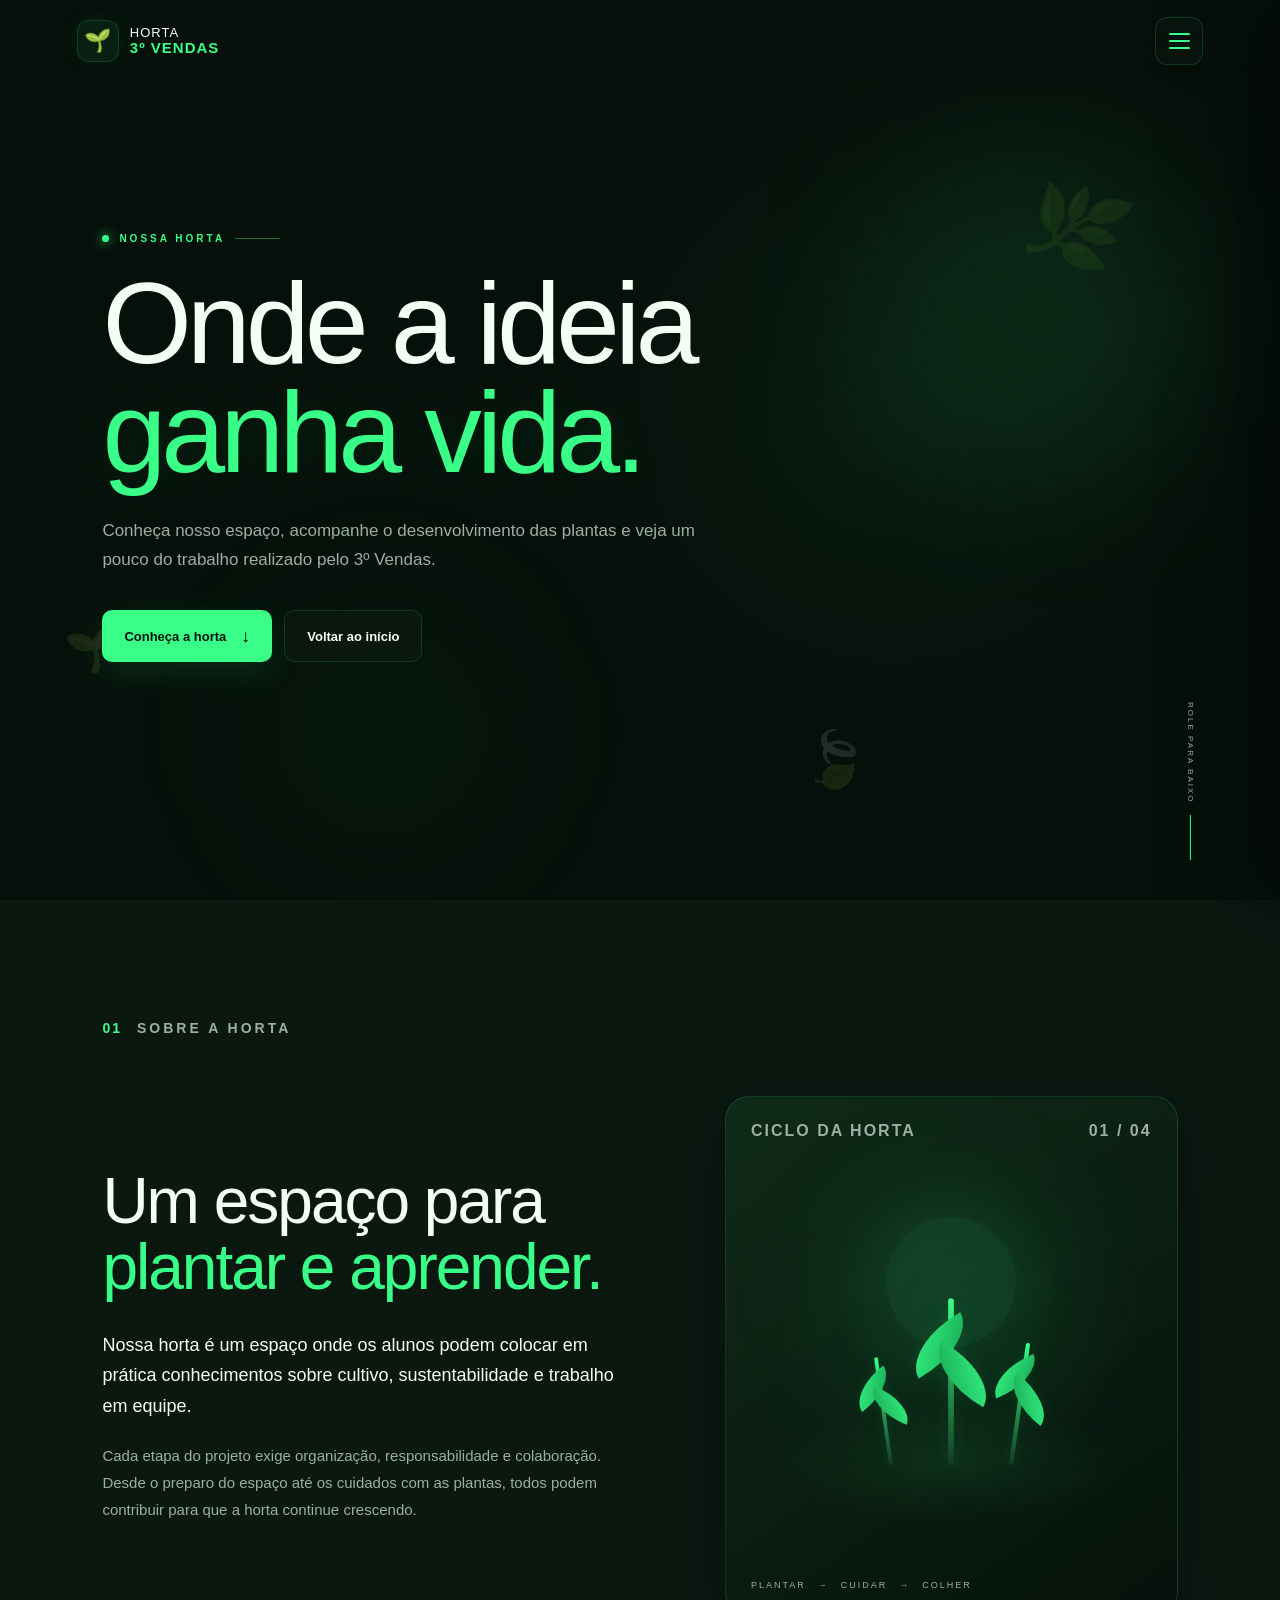
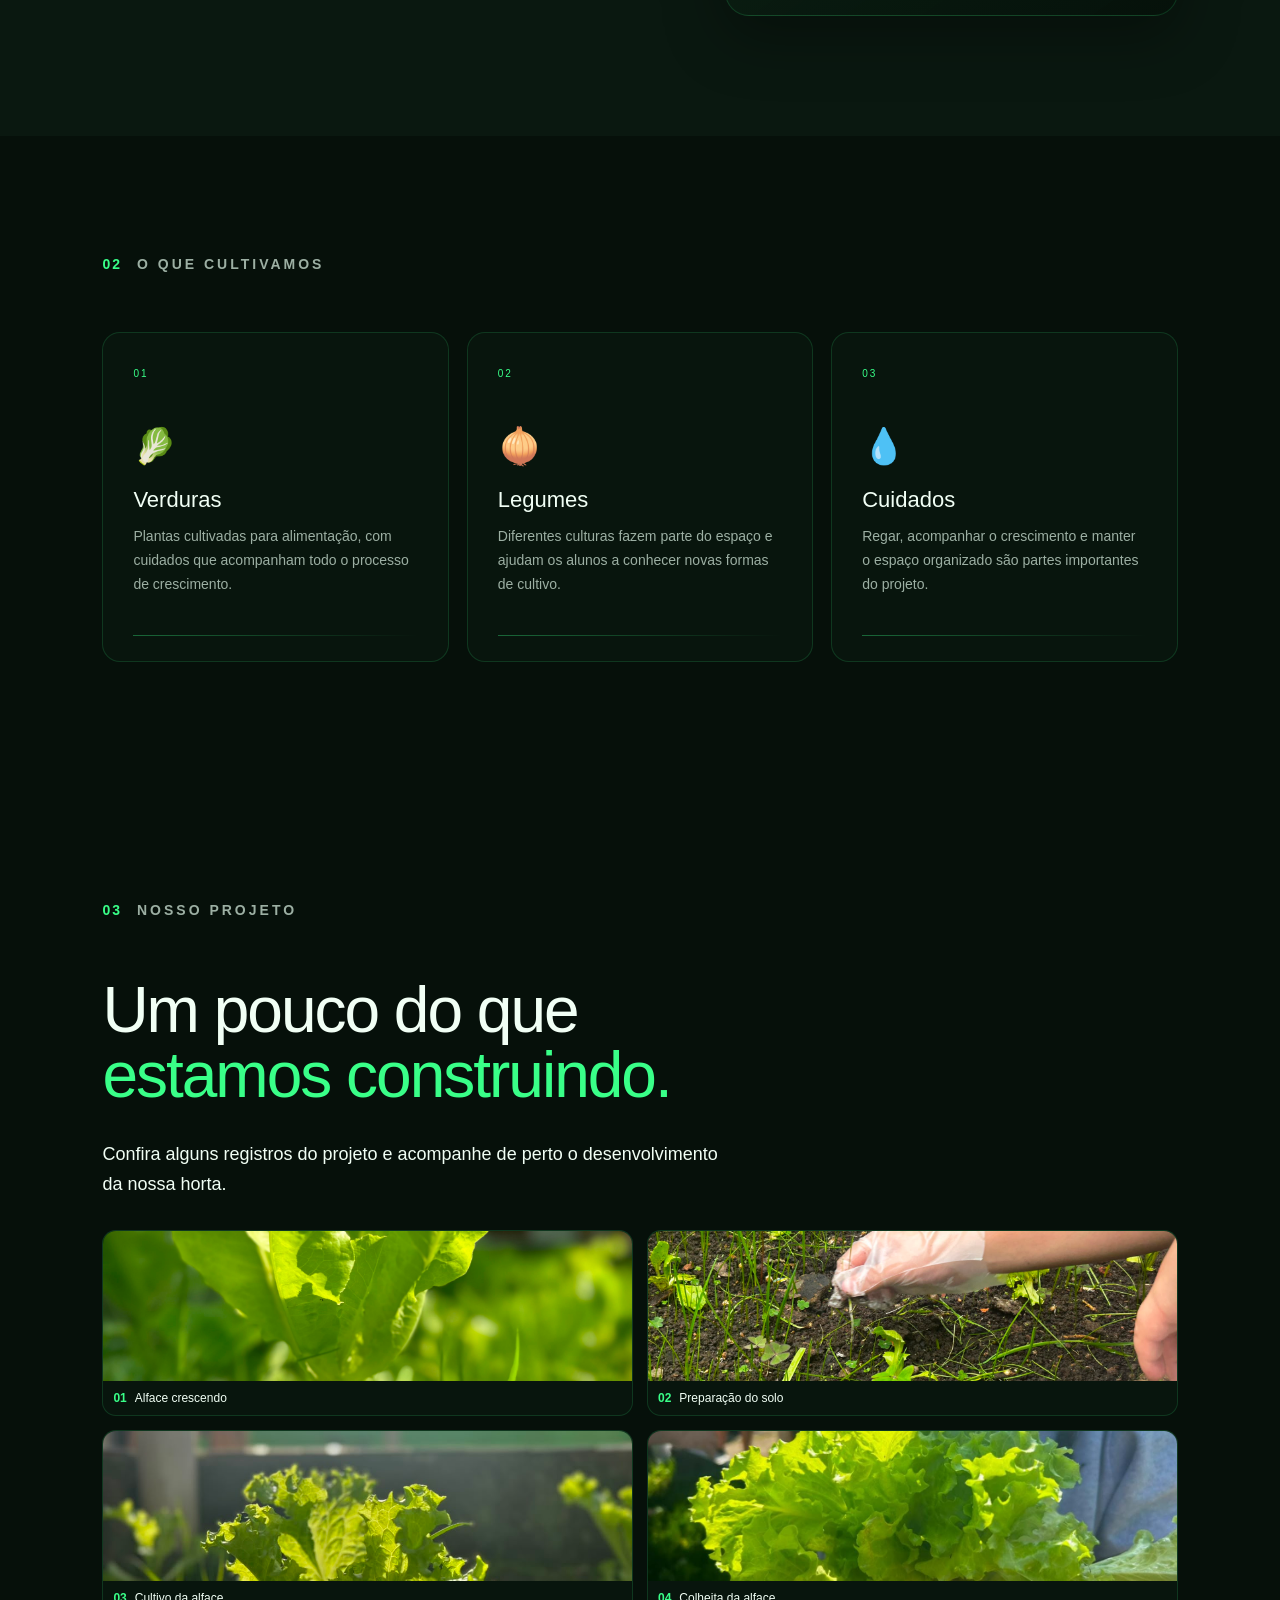
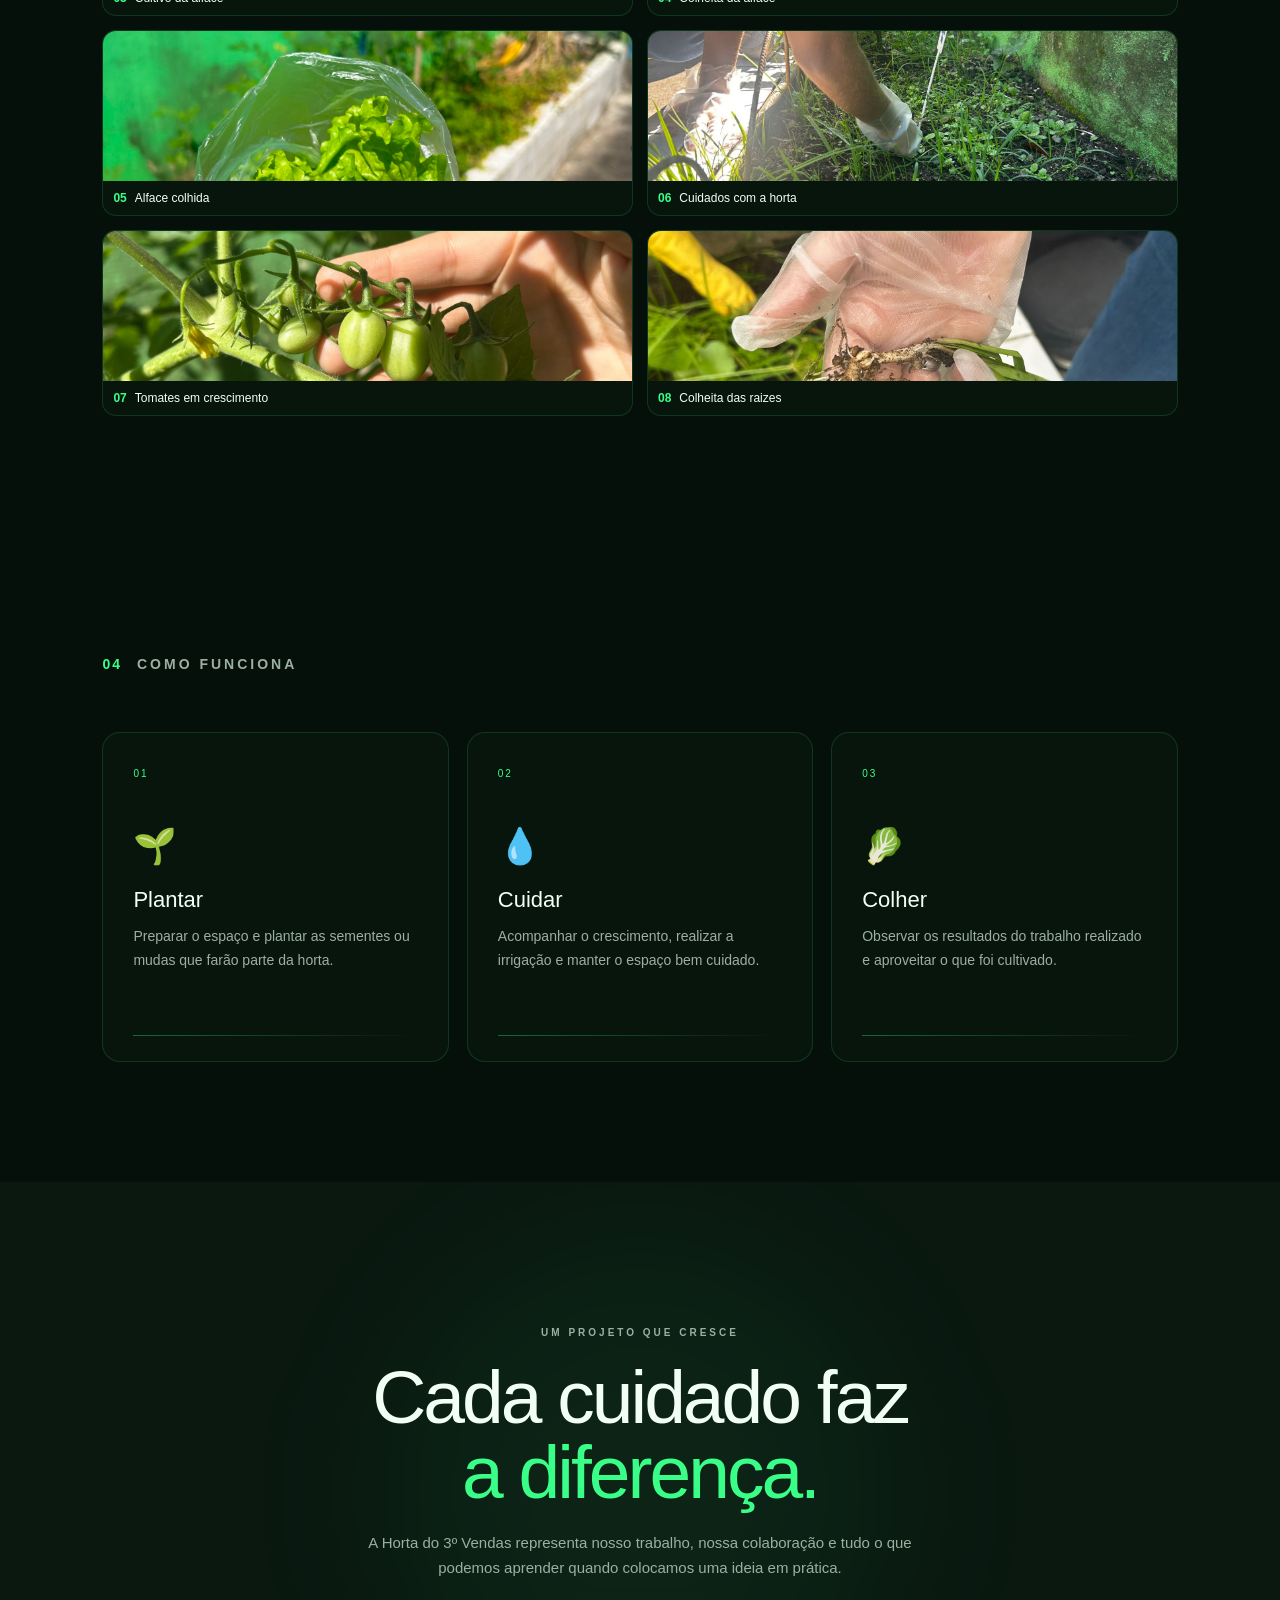
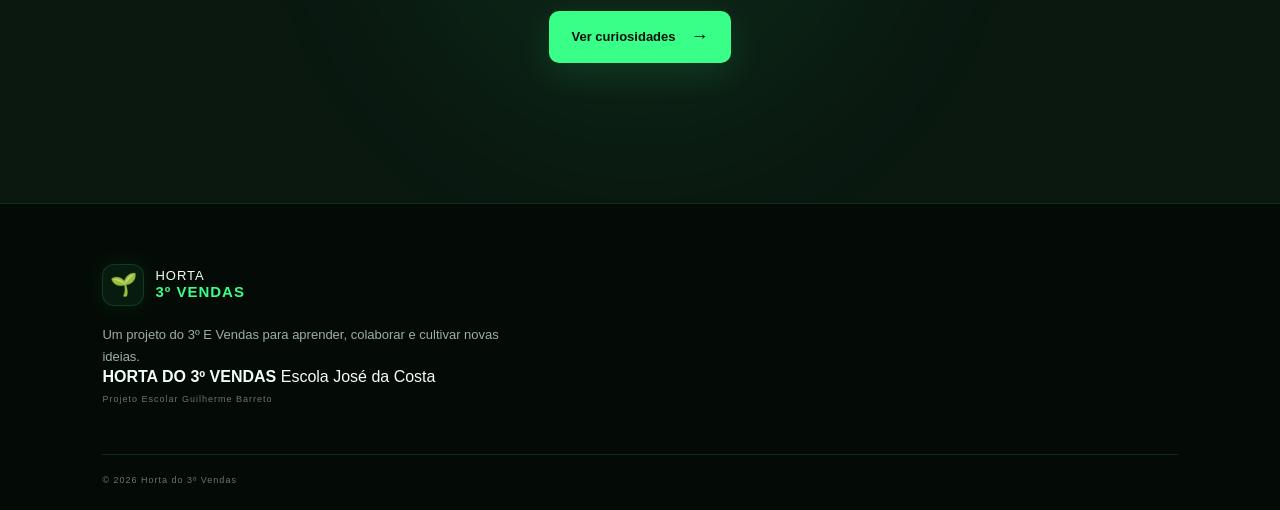
<file: horta.html>
<!DOCTYPE html>
<html lang="pt-BR">

<head>
    <meta charset="UTF-8">

    <meta
        name="viewport"
        content="width=device-width, initial-scale=1.0"
    >

    <meta
        name="description"
        content="Conheça a Horta do 3º Vendas, nosso projeto escolar de sustentabilidade, aprendizado e colaboração."
    >

    <title>Nossa Horta | Horta do 3º Vendas</title>

    <link
        rel="stylesheet"
        href="style.css"
    >
</head>

<body>

    <!-- =========================
         CABEÇALHO
    ========================== -->

    <header class="header">

        <a
            href="index.html"
            class="logo"
        >

            <span class="logo-icon">
                🌱
            </span>

            <span class="logo-text">
                Horta
                <strong>
                    3º Vendas
                </strong>
            </span>

        </a>


        <!-- BOTÃO DO MENU -->

        <button
            class="menu-btn"
            id="menuBtn"
            aria-label="Abrir menu"
            aria-expanded="false"
        >

            <span></span>
            <span></span>
            <span></span>

        </button>

    </header>


    <!-- =========================
         FUNDO DO MENU
    ========================== -->

    <div
        class="overlay"
        id="overlay"
    ></div>


    <!-- =========================
         MENU LATERAL
    ========================== -->

    <aside
        class="side-menu"
        id="sideMenu"
    >

        <div class="menu-top">

            <div>

                <span class="menu-small-title">
                    PROJETO
                </span>

                <h2>
                    Horta
                    <span>
                        3º Vendas
                    </span>
                </h2>

            </div>


            <button
                class="close-btn"
                id="closeBtn"
                aria-label="Fechar menu"
            >
                ×
            </button>

        </div>


        <nav class="menu-nav">

            <!-- INÍCIO -->

            <a
                href="index.html"
                class="menu-link"
            >

                <span class="menu-icon">
                    🏠
                </span>

                <span>
                    Início
                </span>

                <span class="menu-arrow">
                    →
                </span>

            </a>


            <!-- MISSÃO -->

            <a
                href="missao.html"
                class="menu-link"
            >

                <span class="menu-icon">
                    🎯
                </span>

                <span>
                    Missão, Visão e Valores
                </span>

                <span class="menu-arrow">
                    →
                </span>

            </a>


            <!-- NOSSA HORTA -->

            <a
                href="horta.html"
                class="menu-link active"
            >

                <span class="menu-icon">
                    🌱
                </span>

                <span>
                    Nossa Horta
                </span>

                <span class="menu-arrow">
                    →
                </span>

            </a>


            <!-- CURIOSIDADES -->

            <a
                href="curiosidades.html"
                class="menu-link"
            >

                <span class="menu-icon">
                    💡
                </span>

                <span>
                    Curiosidades
                </span>

                <span class="menu-arrow">
                    →
                </span>

            </a>


            <!-- ARRECADAÇÃO -->

            <a
                href="arrecadacao.html"
                class="menu-link"
            >

                <span class="menu-icon">
                    💰
                </span>

                <span>
                    Arrecadação
                </span>

                <span class="menu-arrow">
                    →
                </span>

            </a>


            <!-- OBJETIVOS -->

            <a
                href="objetivos.html"
                class="menu-link"
            >

                <span class="menu-icon">
                    🚀
                </span>

                <span>
                    Nossos Objetivos
                </span>

                <span class="menu-arrow">
                    →
                </span>

            </a>


            <!-- CONTATO -->

            <a
                href="contato.html"
                class="menu-link"
            >

                <span class="menu-icon">
                    📞
                </span>

                <span>
                    Contato
                </span>

                <span class="menu-arrow">
                    →
                </span>

            </a>

        </nav>


        <!-- RODAPÉ DO MENU -->

        <div class="menu-footer">

            <span>
                3º E Vendas
            </span>

            <span>
                •
            </span>

            <span>
                José da Costa
            </span>

        </div>

    </aside>


    <!-- =========================
         CONTEÚDO PRINCIPAL
    ========================== -->

    <main>


        <!-- =========================
             HERO
        ========================== -->

        <section class="hero">

            <div class="hero-glow glow-one"></div>

            <div class="hero-glow glow-two"></div>


            <!-- FOLHAS DECORATIVAS -->

            <div class="floating-leaf leaf-one">
                🌿
            </div>

            <div class="floating-leaf leaf-two">
                🍃
            </div>

            <div class="floating-leaf leaf-three">
                🌱
            </div>


            <div class="hero-content">

                <div class="hero-tag">

                    <span class="tag-dot"></span>

                    <span>
                        NOSSA HORTA
                    </span>

                    <span class="tag-line"></span>

                </div>


                <h1>

                    Onde a ideia
                    <span>
                        ganha vida.
                    </span>

                </h1>


                <p class="hero-description">

                    Conheça nosso espaço, acompanhe o
                    desenvolvimento das plantas e veja
                    um pouco do trabalho realizado pelo
                    3º Vendas.

                </p>


                <div class="hero-buttons">

                    <a
                        href="#cultivo"
                        class="primary-btn"
                    >

                        Conheça a horta

                        <span>
                            ↓
                        </span>

                    </a>


                    <a
                        href="index.html"
                        class="secondary-btn"
                    >

                        Voltar ao início

                    </a>

                </div>

            </div>


            <div class="scroll-indicator">

                <span>
                    ROLE PARA BAIXO
                </span>

                <div class="scroll-line"></div>

            </div>

        </section>


        <!-- =========================
             SOBRE A HORTA
        ========================== -->

        <section
            class="section about-section"
            id="cultivo"
        >

            <div class="section-heading">

                <span class="section-number">
                    01
                </span>

                <span class="mini-title">
                    SOBRE A HORTA
                </span>

            </div>


            <div class="about-grid">


                <!-- TEXTO -->

                <div class="about-text">

                    <h2>

                        Um espaço para
                        <span>
                            plantar e aprender.
                        </span>

                    </h2>


                    <p class="large-text">

                        Nossa horta é um espaço onde os
                        alunos podem colocar em prática
                        conhecimentos sobre cultivo,
                        sustentabilidade e trabalho em equipe.

                    </p>


                    <p>

                        Cada etapa do projeto exige
                        organização, responsabilidade e
                        colaboração. Desde o preparo do
                        espaço até os cuidados com as
                        plantas, todos podem contribuir
                        para que a horta continue crescendo.

                    </p>

                </div>


                <!-- CARD VISUAL -->

                <div class="about-card">

                    <div class="about-card-glow"></div>


                    <div class="about-card-top">

                        <span>
                            CICLO DA HORTA
                        </span>

                        <span>
                            01 / 04
                        </span>

                    </div>


                    <div class="plant-illustration">

                        <div class="sun"></div>

                        <div class="ground"></div>


                        <div class="plant plant-a">

                            <div class="stem"></div>

                            <div class="leaf leaf-left"></div>

                            <div class="leaf leaf-right"></div>

                        </div>


                        <div class="plant plant-b">

                            <div class="stem"></div>

                            <div class="leaf leaf-left"></div>

                            <div class="leaf leaf-right"></div>

                        </div>


                        <div class="plant plant-c">

                            <div class="stem"></div>

                            <div class="leaf leaf-left"></div>

                            <div class="leaf leaf-right"></div>

                        </div>

                    </div>


                    <div class="about-card-bottom">

                        <span>
                            PLANTAR
                        </span>

                        <span>
                            →
                        </span>

                        <span>
                            CUIDAR
                        </span>

                        <span>
                            →
                        </span>

                        <span>
                            COLHER
                        </span>

                    </div>

                </div>

            </div>

        </section>


        <!-- =========================
             O QUE CULTIVAMOS
        ========================== -->

        <section class="section pillars-section">

            <div class="section-heading">

                <span class="section-number">
                    02
                </span>

                <span class="mini-title">
                    O QUE CULTIVAMOS
                </span>

            </div>


            <div class="pillar-grid">


                <!-- VERDURAS -->

                <article class="pillar-card">

                    <span class="pillar-number">
                        01
                    </span>

                    <div class="pillar-icon">
                        🥬
                    </div>

                    <h3>
                        Verduras
                    </h3>

                    <p>

                        Plantas cultivadas para alimentação,
                        com cuidados que acompanham todo
                        o processo de crescimento.

                    </p>

                    <div class="card-line"></div>

                </article>


                <!-- LEGUMES -->

                <article class="pillar-card">

                    <span class="pillar-number">
                        02
                    </span>

                    <div class="pillar-icon">
                        🧅
                    </div>

                    <h3>
                        Legumes
                    </h3>

                    <p>

                        Diferentes culturas fazem parte
                        do espaço e ajudam os alunos a
                        conhecer novas formas de cultivo.

                    </p>

                    <div class="card-line"></div>

                </article>


                <!-- CUIDADOS -->

                <article class="pillar-card">

                    <span class="pillar-number">
                        03
                    </span>

                    <div class="pillar-icon">
                        💧
                    </div>

                    <h3>
                        Cuidados
                    </h3>

                    <p>

                        Regar, acompanhar o crescimento
                        e manter o espaço organizado são
                        partes importantes do projeto.

                    </p>

                    <div class="card-line"></div>

                </article>

            </div>

        </section>


        <!-- =========================
             FOTOS DO PROJETO
        ========================== -->

        <section class="section">

            <div class="section-heading">

                <span class="section-number">
                    03
                </span>

                <span class="mini-title">
                    NOSSO PROJETO
                </span>

            </div>


            <div class="about-text">

                <h2>

                    Um pouco do que
                    <span>
                        estamos construindo.
                    </span>

                </h2>


                <p class="large-text">

                    Confira alguns registros do projeto
                    e acompanhe de perto o desenvolvimento
                    da nossa horta.

                </p>

            </div>


            <!-- =========================
                 GALERIA DE FOTOS
            ========================== -->

            <div class="horta-gallery">


                <!-- FOTO 01 -->

                <article class="horta-photo">

                    <img
                        src="horta1.jpg"
                        alt="Foto 1 do projeto da Horta do 3º Vendas"
                        loading="lazy"
                    >

                    <div class="horta-photo-info">

                        <span>
                            01
                        </span>

                        <p>
                            Alface crescendo
                        </p>

                    </div>

                </article>


                <!-- FOTO 02 -->

                <article class="horta-photo">

                    <img
                        src="horta2.jpg"
                        alt="Foto 2 do projeto da Horta do 3º Vendas"
                        loading="lazy"
                    >

                    <div class="horta-photo-info">

                        <span>
                            02
                        </span>

                        <p>
                            Preparação do solo
                        </p>

                    </div>

                </article>


                <!-- FOTO 03 -->

                <article class="horta-photo">

                    <img
                        src="horta3.jpg"
                        alt="Foto 3 do projeto da Horta do 3º Vendas"
                        loading="lazy"
                    >

                    <div class="horta-photo-info">

                        <span>
                            03
                        </span>

                        <p>
                            Cultivo da alface
                        </p>

                    </div>

                </article>


                <!-- FOTO 04 -->

                <article class="horta-photo">

                    <img
                        src="horta4.jpg"
                        alt="Foto 4 do projeto da Horta do 3º Vendas"
                        loading="lazy"
                    >

                    <div class="horta-photo-info">

                        <span>
                            04
                        </span>

                        <p>
                            Colheita da alface
                        </p>

                    </div>

                </article>


                <!-- FOTO 05 -->

                <article class="horta-photo">

                    <img
                        src="horta5.jpg"
                        alt="Foto 5 do projeto da Horta do 3º Vendas"
                        loading="lazy"
                    >

                    <div class="horta-photo-info">

                        <span>
                            05
                        </span>

                        <p>
                            Alface colhida
                        </p>

                    </div>

                </article>


                <!-- FOTO 06 -->

                <article class="horta-photo">

                    <img
                        src="horta6.jpg"
                        alt="Foto 6 do projeto da Horta do 3º Vendas"
                        loading="lazy"
                    >

                    <div class="horta-photo-info">

                        <span>
                            06
                        </span>

                        <p>
                            Cuidados com a horta
                        </p>

                    </div>

                </article>


                <!-- FOTO 07 -->

                <article class="horta-photo">

                    <img
                        src="horta7.jpg"
                        alt="Foto 7 do projeto da Horta do 3º Vendas"
                        loading="lazy"
                    >

                    <div class="horta-photo-info">

                        <span>
                            07
                        </span>

                        <p>
                            Tomates em crescimento
                        </p>

                    </div>

                </article>


                <!-- FOTO 08 -->

                <article class="horta-photo">

                    <img
                        src="horta8.jpg"
                        alt="Foto 8 do projeto da Horta do 3º Vendas"
                        loading="lazy"
                    >

                    <div class="horta-photo-info">

                        <span>
                            08
                        </span>

                        <p>
                            Colheita das raizes
                        </p>

                    </div>

                </article>

            </div>

        </section>


        <!-- =========================
             ETAPAS
        ========================== -->

        <section class="section pillars-section">

            <div class="section-heading">

                <span class="section-number">
                    04
                </span>

                <span class="mini-title">
                    COMO FUNCIONA
                </span>

            </div>


            <div class="pillar-grid">


                <!-- ETAPA 01 -->

                <article class="pillar-card">

                    <span class="pillar-number">
                        01
                    </span>

                    <div class="pillar-icon">
                        🌱
                    </div>

                    <h3>
                        Plantar
                    </h3>

                    <p>

                        Preparar o espaço e plantar
                        as sementes ou mudas que
                        farão parte da horta.

                    </p>

                    <div class="card-line"></div>

                </article>


                <!-- ETAPA 02 -->

                <article class="pillar-card">

                    <span class="pillar-number">
                        02
                    </span>

                    <div class="pillar-icon">
                        💧
                    </div>

                    <h3>
                        Cuidar
                    </h3>

                    <p>

                        Acompanhar o crescimento,
                        realizar a irrigação e manter
                        o espaço bem cuidado.

                    </p>

                    <div class="card-line"></div>

                </article>


                <!-- ETAPA 03 -->

                <article class="pillar-card">

                    <span class="pillar-number">
                        03
                    </span>

                    <div class="pillar-icon">
                        🥬
                    </div>

                    <h3>
                        Colher
                    </h3>

                    <p>

                        Observar os resultados do
                        trabalho realizado e aproveitar
                        o que foi cultivado.

                    </p>

                    <div class="card-line"></div>

                </article>

            </div>

        </section>


        <!-- =========================
             CHAMADA FINAL
        ========================== -->

        <section class="cta-section">

            <div class="cta-glow"></div>


            <div class="cta-content">

                <span class="mini-title">
                    UM PROJETO QUE CRESCE
                </span>


                <h2>

                    Cada cuidado faz
                    <span>
                        a diferença.
                    </span>

                </h2>


                <p>

                    A Horta do 3º Vendas representa
                    nosso trabalho, nossa colaboração
                    e tudo o que podemos aprender
                    quando colocamos uma ideia em prática.

                </p>


                <a
                    href="curiosidades.html"
                    class="primary-btn"
                >

                    Ver curiosidades

                    <span>
                        →
                    </span>

                </a>

            </div>

        </section>

    </main>


    <!-- =========================
         RODAPÉ
    ========================== -->

    <footer class="footer">

        <div class="footer-content">

            <div class="footer-brand">

                <a
                    href="index.html"
                    class="logo"
                >

                    <span class="logo-icon">
                        🌱
                    </span>

                    <span class="logo-text">

                        Horta

                        <strong>
                            3º Vendas
                        </strong>

                    </span>

                </a>


                <p>

                    Um projeto do 3º E Vendas
                    para aprender, colaborar
                    e cultivar novas ideias.

                </p>

            </div>

        </div>
<footer class="site-footer">
    <div class="footer-inner">

        <div class="footer-brand">
            <strong>HORTA DO 3º VENDAS</strong>
            <span>Escola José da Costa</span>
        </div>

        <div class="footer-credit">
            <span>Projeto Escolar</span>
            <span>Guilherme Barreto</span>
        </div>

        <div class="footer-bottom">
            © 2026 Horta do 3º Vendas
        </div>

    </div>
</footer>


    <!-- =========================
         JAVASCRIPT
    ========================== -->

    <script src="script.js"></script>

</body>

</html>
</file>
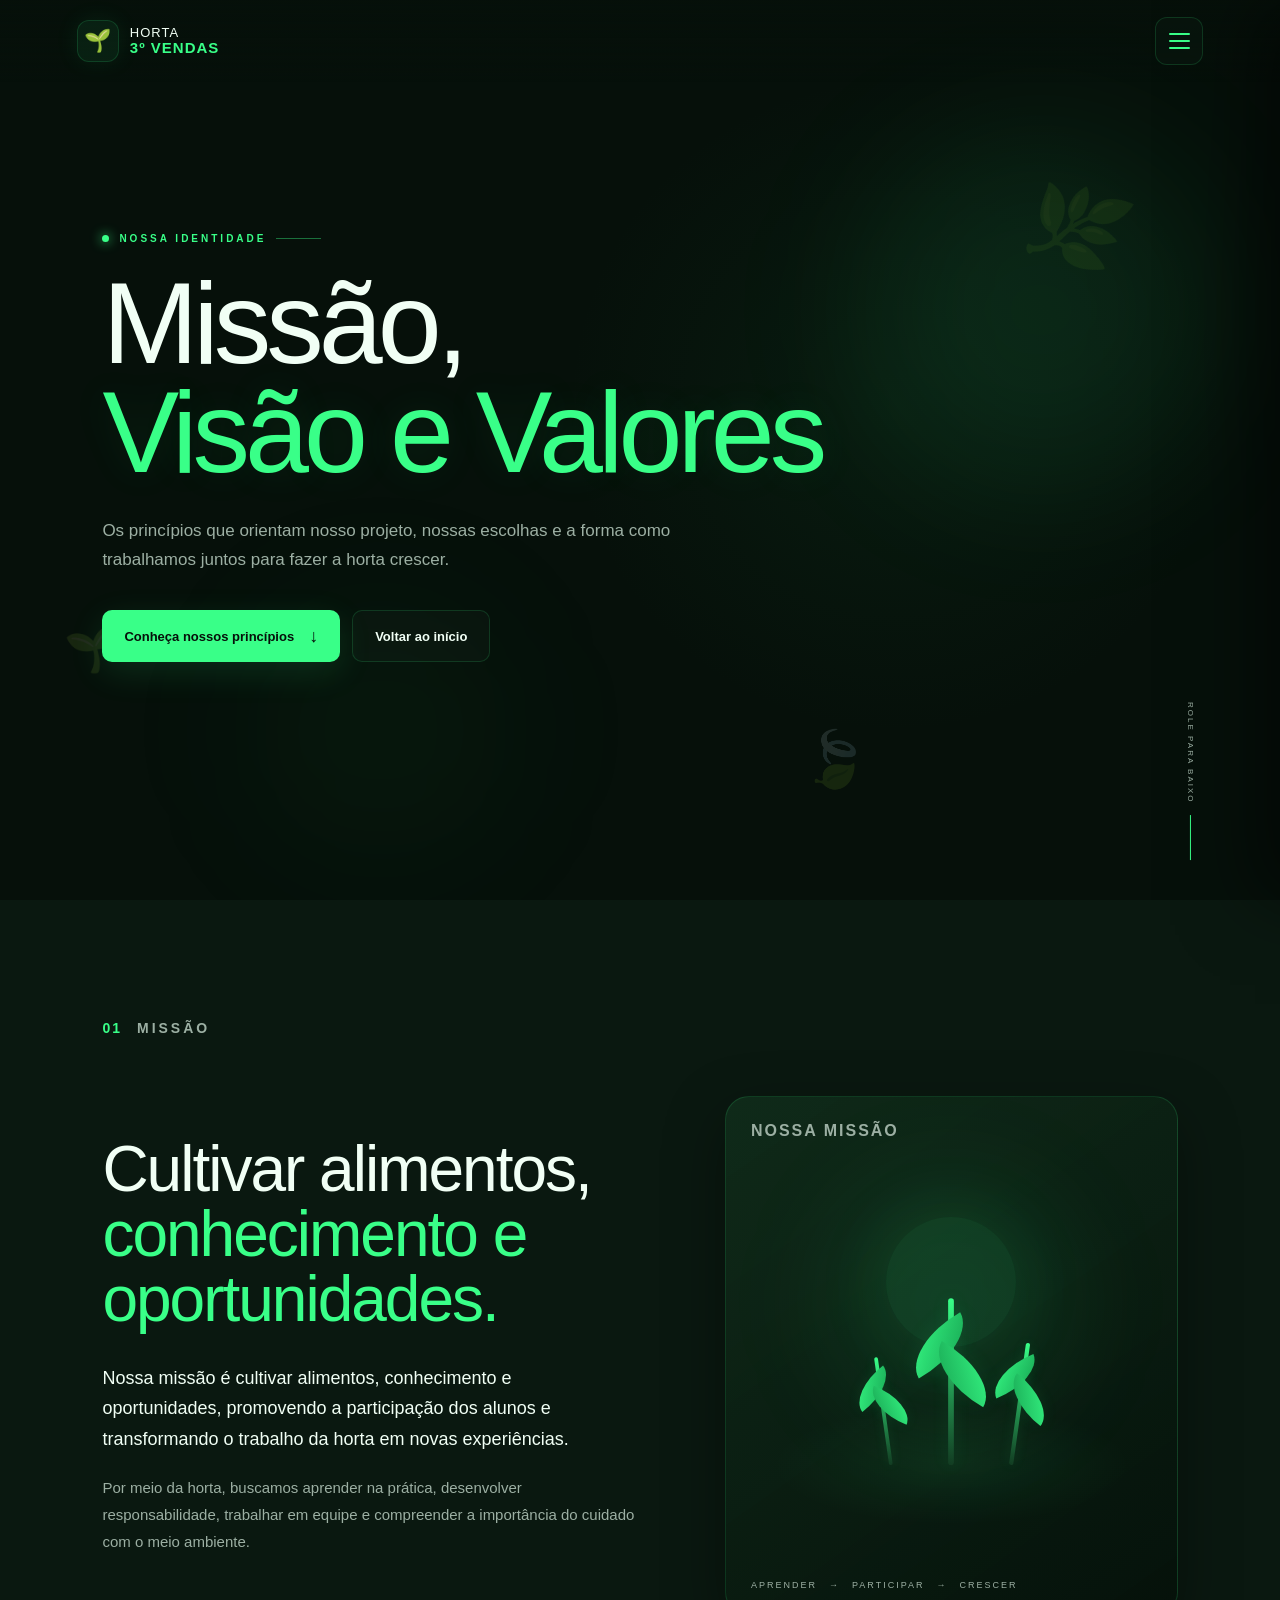
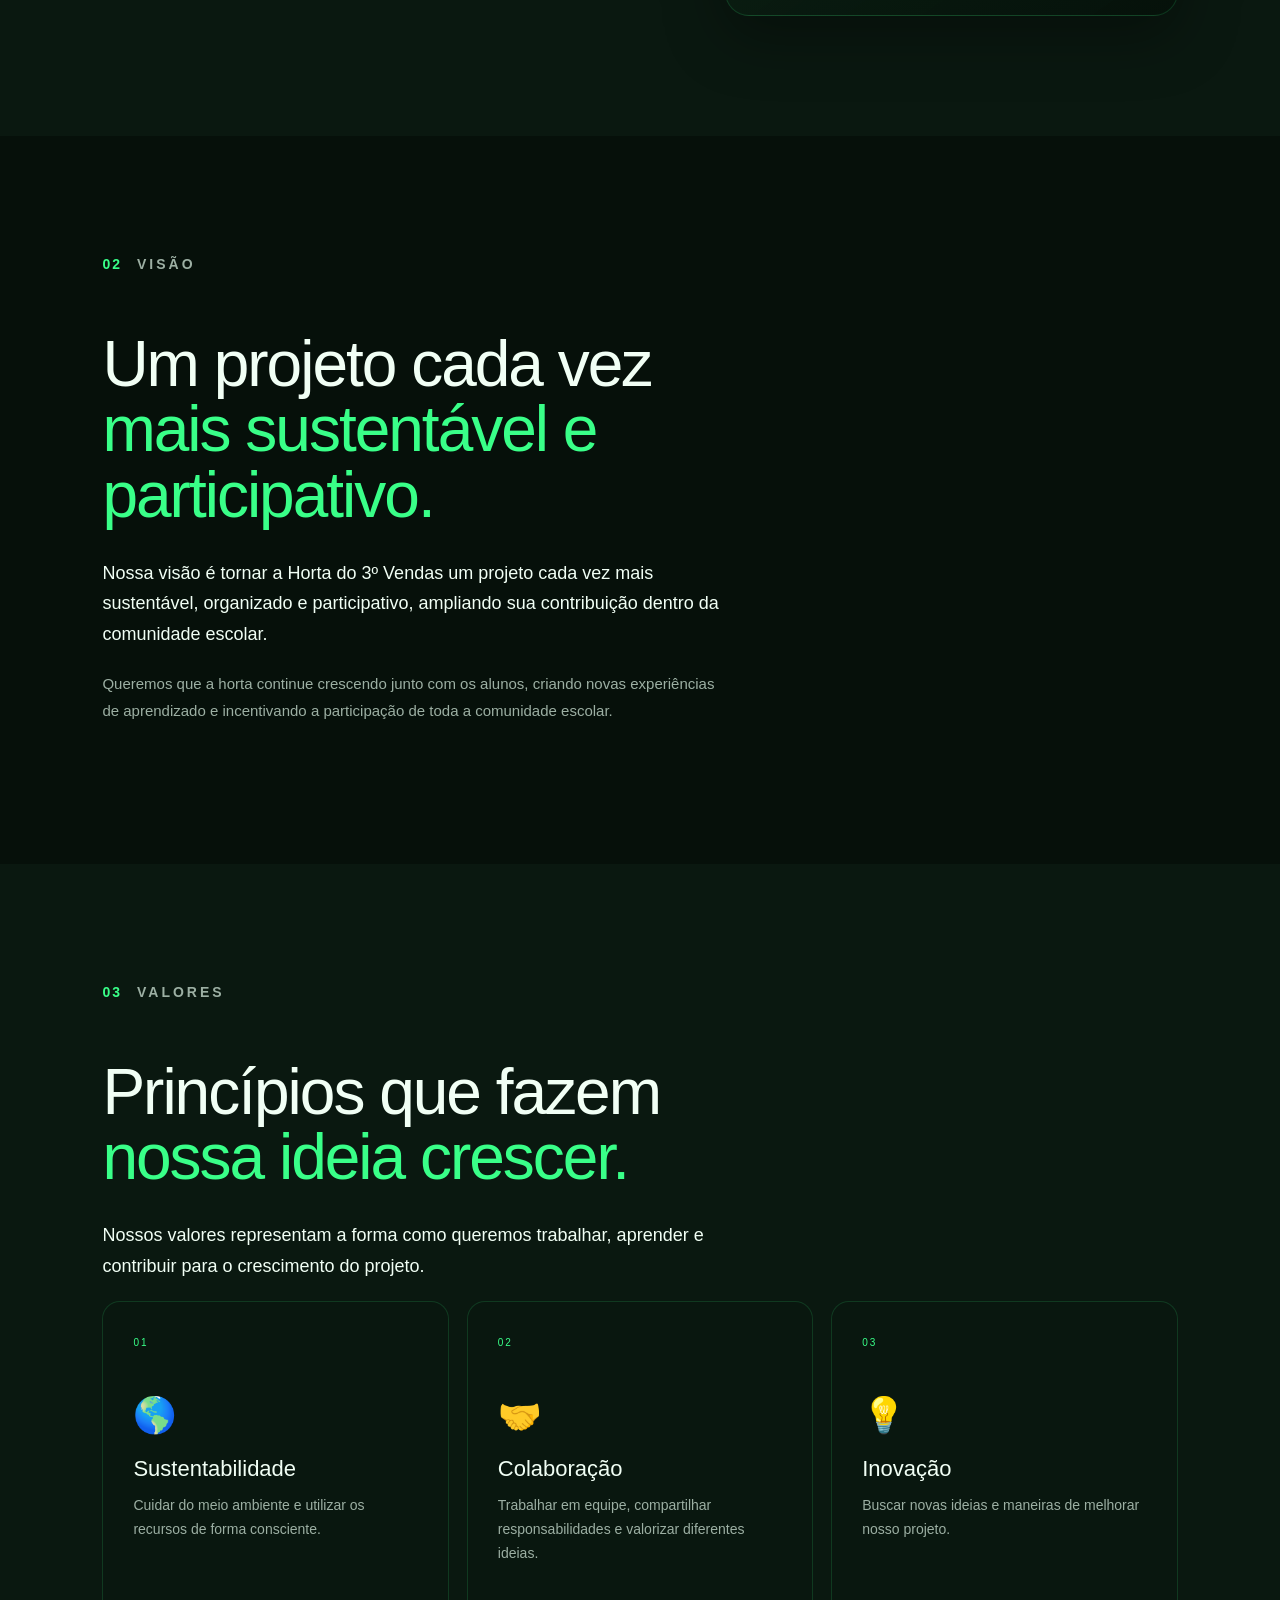
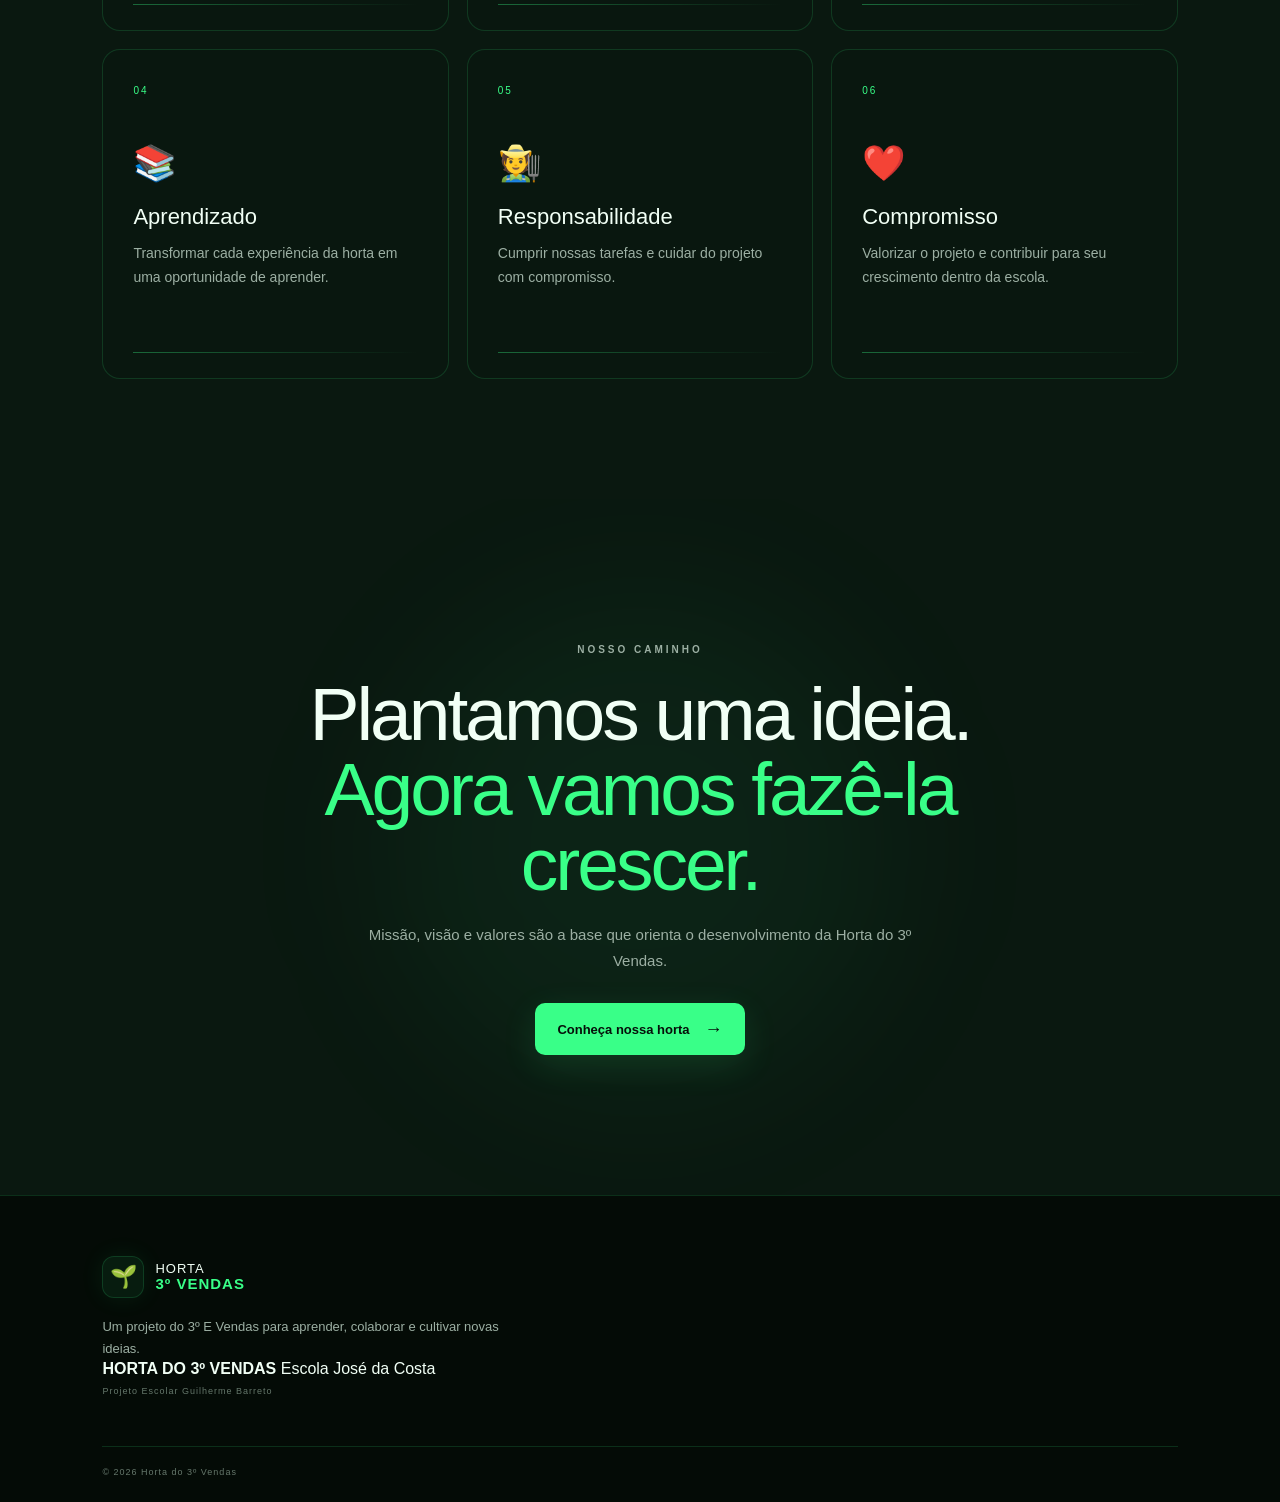
<file: missao.html>
<!DOCTYPE html>
<html lang="pt-BR">

<head>
    <meta charset="UTF-8">

    <meta
        name="viewport"
        content="width=device-width, initial-scale=1.0"
    >

    <meta
        name="description"
        content="Missão, visão e valores do projeto Horta do 3º Vendas."
    >

    <title>Missão, Visão e Valores | Horta do 3º Vendas</title>

    <link
        rel="stylesheet"
        href="style.css"
    >
</head>

<body>

    <!-- =========================
         CABEÇALHO
    ========================== -->

    <header class="header">

        <a
            href="index.html"
            class="logo"
        >

            <span class="logo-icon">
                🌱
            </span>

            <span class="logo-text">
                Horta
                <strong>
                    3º Vendas
                </strong>
            </span>

        </a>


        <!-- BOTÃO DO MENU -->

        <button
            class="menu-btn"
            id="menuBtn"
            aria-label="Abrir menu"
            aria-expanded="false"
        >

            <span></span>
            <span></span>
            <span></span>

        </button>

    </header>


    <!-- =========================
         FUNDO DO MENU
    ========================== -->

    <div
        class="overlay"
        id="overlay"
    ></div>


    <!-- =========================
         MENU LATERAL
    ========================== -->

    <aside
        class="side-menu"
        id="sideMenu"
    >

        <div class="menu-top">

            <div>

                <span class="menu-small-title">
                    PROJETO
                </span>

                <h2>
                    Horta
                    <span>
                        3º Vendas
                    </span>
                </h2>

            </div>


            <button
                class="close-btn"
                id="closeBtn"
                aria-label="Fechar menu"
            >
                ×
            </button>

        </div>


        <nav class="menu-nav">

            <a
                href="index.html"
                class="menu-link"
            >

                <span class="menu-icon">
                    🏠
                </span>

                <span>
                    Início
                </span>

                <span class="menu-arrow">
                    →
                </span>

            </a>


            <a
                href="missao.html"
                class="menu-link active"
            >

                <span class="menu-icon">
                    🎯
                </span>

                <span>
                    Missão, Visão e Valores
                </span>

                <span class="menu-arrow">
                    →
                </span>

            </a>


            <a
                href="horta.html"
                class="menu-link"
            >

                <span class="menu-icon">
                    🌱
                </span>

                <span>
                    Nossa Horta
                </span>

                <span class="menu-arrow">
                    →
                </span>

            </a>


            <a
                href="curiosidades.html"
                class="menu-link"
            >

                <span class="menu-icon">
                    💡
                </span>

                <span>
                    Curiosidades
                </span>

                <span class="menu-arrow">
                    →
                </span>

            </a>


            <a
                href="arrecadacao.html"
                class="menu-link"
            >

                <span class="menu-icon">
                    💰
                </span>

                <span>
                    Arrecadação
                </span>

                <span class="menu-arrow">
                    →
                </span>

            </a>


            <a
                href="objetivos.html"
                class="menu-link"
            >

                <span class="menu-icon">
                    🚀
                </span>

                <span>
                    Nossos Objetivos
                </span>

                <span class="menu-arrow">
                    →
                </span>

            </a>


            <a
                href="contato.html"
                class="menu-link"
            >

                <span class="menu-icon">
                    📞
                </span>

                <span>
                    Contato
                </span>

                <span class="menu-arrow">
                    →
                </span>

            </a>

        </nav>


        <!-- RODAPÉ DO MENU -->

        <div class="menu-footer">

            <span>
                3º E Vendas
            </span>

            <span>
                •
            </span>

            <span>
                José da Costa
            </span>

        </div>

    </aside>


    <!-- =========================
         CONTEÚDO PRINCIPAL
    ========================== -->

    <main>


        <!-- =========================
             CABEÇALHO DA PÁGINA
        ========================== -->

        <section class="hero">

            <div class="hero-glow glow-one"></div>

            <div class="hero-glow glow-two"></div>


            <div class="floating-leaf leaf-one">
                🌿
            </div>

            <div class="floating-leaf leaf-two">
                🍃
            </div>

            <div class="floating-leaf leaf-three">
                🌱
            </div>


            <div class="hero-content">

                <div class="hero-tag">

                    <span class="tag-dot"></span>

                    <span>
                        NOSSA IDENTIDADE
                    </span>

                    <span class="tag-line"></span>

                </div>


                <h1>

                    Missão,
                    <span>
                        Visão e Valores
                    </span>

                </h1>


                <p class="hero-description">

                    Os princípios que orientam nosso projeto,
                    nossas escolhas e a forma como trabalhamos
                    juntos para fazer a horta crescer.

                </p>


                <div class="hero-buttons">

                    <a
                        href="#missao"
                        class="primary-btn"
                    >

                        Conheça nossos princípios

                        <span>
                            ↓
                        </span>

                    </a>


                    <a
                        href="index.html"
                        class="secondary-btn"
                    >

                        Voltar ao início

                    </a>

                </div>

            </div>


            <div class="scroll-indicator">

                <span>
                    ROLE PARA BAIXO
                </span>

                <div class="scroll-line"></div>

            </div>

        </section>


        <!-- =========================
             MISSÃO
        ========================== -->

        <section
            class="section about-section"
            id="missao"
        >

            <div class="section-heading">

                <span class="section-number">
                    01
                </span>

                <span class="mini-title">
                    MISSÃO
                </span>

            </div>


            <div class="about-grid">

                <div class="about-text">

                    <h2>

                        Cultivar alimentos,
                        <span>
                            conhecimento e oportunidades.
                        </span>

                    </h2>


                    <p class="large-text">

                        Nossa missão é cultivar alimentos,
                        conhecimento e oportunidades,
                        promovendo a participação dos alunos
                        e transformando o trabalho da horta
                        em novas experiências.

                    </p>


                    <p>

                        Por meio da horta, buscamos aprender
                        na prática, desenvolver responsabilidade,
                        trabalhar em equipe e compreender a
                        importância do cuidado com o meio ambiente.

                    </p>

                </div>


                <div class="about-card">

                    <div class="about-card-glow"></div>


                    <div class="about-card-top">

                        <span>
                            NOSSA MISSÃO
                        </span>

                    </div>


                    <div class="plant-illustration">

                        <div class="sun"></div>

                        <div class="ground"></div>


                        <div class="plant plant-a">

                            <div class="stem"></div>

                            <div class="leaf leaf-left"></div>

                            <div class="leaf leaf-right"></div>

                        </div>


                        <div class="plant plant-b">

                            <div class="stem"></div>

                            <div class="leaf leaf-left"></div>

                            <div class="leaf leaf-right"></div>

                        </div>


                        <div class="plant plant-c">

                            <div class="stem"></div>

                            <div class="leaf leaf-left"></div>

                            <div class="leaf leaf-right"></div>

                        </div>

                    </div>


                    <div class="about-card-bottom">

                        <span>
                            APRENDER
                        </span>

                        <span>
                            →
                        </span>

                        <span>
                            PARTICIPAR
                        </span>

                        <span>
                            →
                        </span>

                        <span>
                            CRESCER
                        </span>

                    </div>

                </div>

            </div>

        </section>


        <!-- =========================
             VISÃO
        ========================== -->

        <section class="section pillars-section">

            <div class="section-heading">

                <span class="section-number">
                    02
                </span>

                <span class="mini-title">
                    VISÃO
                </span>

            </div>


            <div class="about-text">

                <h2>

                    Um projeto cada vez
                    <span>
                        mais sustentável e participativo.
                    </span>

                </h2>


                <p class="large-text">

                    Nossa visão é tornar a Horta do 3º Vendas
                    um projeto cada vez mais sustentável,
                    organizado e participativo, ampliando
                    sua contribuição dentro da comunidade escolar.

                </p>


                <p>

                    Queremos que a horta continue crescendo
                    junto com os alunos, criando novas
                    experiências de aprendizado e incentivando
                    a participação de toda a comunidade escolar.

                </p>

            </div>

        </section>


        <!-- =========================
             VALORES
        ========================== -->

        <section class="section about-section">

            <div class="section-heading">

                <span class="section-number">
                    03
                </span>

                <span class="mini-title">
                    VALORES
                </span>

            </div>


            <div class="about-text">

                <h2>

                    Princípios que fazem
                    <span>
                        nossa ideia crescer.
                    </span>

                </h2>


                <p class="large-text">

                    Nossos valores representam a forma como
                    queremos trabalhar, aprender e contribuir
                    para o crescimento do projeto.

                </p>

            </div>


            <div class="pillar-grid">


                <!-- VALOR 1 -->

                <article class="pillar-card">

                    <span class="pillar-number">
                        01
                    </span>

                    <div class="pillar-icon">
                        🌎
                    </div>

                    <h3>
                        Sustentabilidade
                    </h3>

                    <p>
                        Cuidar do meio ambiente e utilizar
                        os recursos de forma consciente.
                    </p>

                    <div class="card-line"></div>

                </article>


                <!-- VALOR 2 -->

                <article class="pillar-card">

                    <span class="pillar-number">
                        02
                    </span>

                    <div class="pillar-icon">
                        🤝
                    </div>

                    <h3>
                        Colaboração
                    </h3>

                    <p>
                        Trabalhar em equipe, compartilhar
                        responsabilidades e valorizar
                        diferentes ideias.
                    </p>

                    <div class="card-line"></div>

                </article>


                <!-- VALOR 3 -->

                <article class="pillar-card">

                    <span class="pillar-number">
                        03
                    </span>

                    <div class="pillar-icon">
                        💡
                    </div>

                    <h3>
                        Inovação
                    </h3>

                    <p>
                        Buscar novas ideias e maneiras de
                        melhorar nosso projeto.
                    </p>

                    <div class="card-line"></div>

                </article>


                <!-- VALOR 4 -->

                <article class="pillar-card">

                    <span class="pillar-number">
                        04
                    </span>

                    <div class="pillar-icon">
                        📚
                    </div>

                    <h3>
                        Aprendizado
                    </h3>

                    <p>
                        Transformar cada experiência da horta
                        em uma oportunidade de aprender.
                    </p>

                    <div class="card-line"></div>

                </article>


                <!-- VALOR 5 -->

                <article class="pillar-card">

                    <span class="pillar-number">
                        05
                    </span>

                    <div class="pillar-icon">
                        🧑‍🌾
                    </div>

                    <h3>
                        Responsabilidade
                    </h3>

                    <p>
                        Cumprir nossas tarefas e cuidar
                        do projeto com compromisso.
                    </p>

                    <div class="card-line"></div>

                </article>


                <!-- VALOR 6 -->

                <article class="pillar-card">

                    <span class="pillar-number">
                        06
                    </span>

                    <div class="pillar-icon">
                        ❤️
                    </div>

                    <h3>
                        Compromisso
                    </h3>

                    <p>
                        Valorizar o projeto e contribuir
                        para seu crescimento dentro da escola.
                    </p>

                    <div class="card-line"></div>

                </article>

            </div>

        </section>


        <!-- =========================
             CHAMADA FINAL
        ========================== -->

        <section class="cta-section">

            <div class="cta-glow"></div>


            <div class="cta-content">

                <span class="mini-title">
                    NOSSO CAMINHO
                </span>


                <h2>

                    Plantamos uma ideia.
                    <span>
                        Agora vamos fazê-la crescer.
                    </span>

                </h2>


                <p>

                    Missão, visão e valores são a base
                    que orienta o desenvolvimento da
                    Horta do 3º Vendas.

                </p>


                <a
                    href="horta.html"
                    class="primary-btn"
                >

                    Conheça nossa horta

                    <span>
                        →
                    </span>

                </a>

            </div>

        </section>

    </main>


    <!-- =========================
         RODAPÉ
    ========================== -->

    <footer class="footer">

        <div class="footer-content">

            <div class="footer-brand">

                <a
                    href="index.html"
                    class="logo"
                >

                    <span class="logo-icon">
                        🌱
                    </span>

                    <span class="logo-text">

                        Horta

                        <strong>
                            3º Vendas
                        </strong>

                    </span>

                </a>


                <p>

                    Um projeto do 3º E Vendas
                    para aprender, colaborar
                    e cultivar novas ideias.

                </p>

            </div>

        </div>


<footer class="site-footer">
    <div class="footer-inner">

        <div class="footer-brand">
            <strong>HORTA DO 3º VENDAS</strong>
            <span>Escola José da Costa</span>
        </div>

        <div class="footer-credit">
            <span>Projeto Escolar</span>
            <span>Guilherme Barreto</span>
        </div>

        <div class="footer-bottom">
            © 2026 Horta do 3º Vendas
        </div>

    </div>
</footer>

    <!-- =========================
         JAVASCRIPT
    ========================== -->

    <script src="script.js"></script>

</body>

</html>
</file>
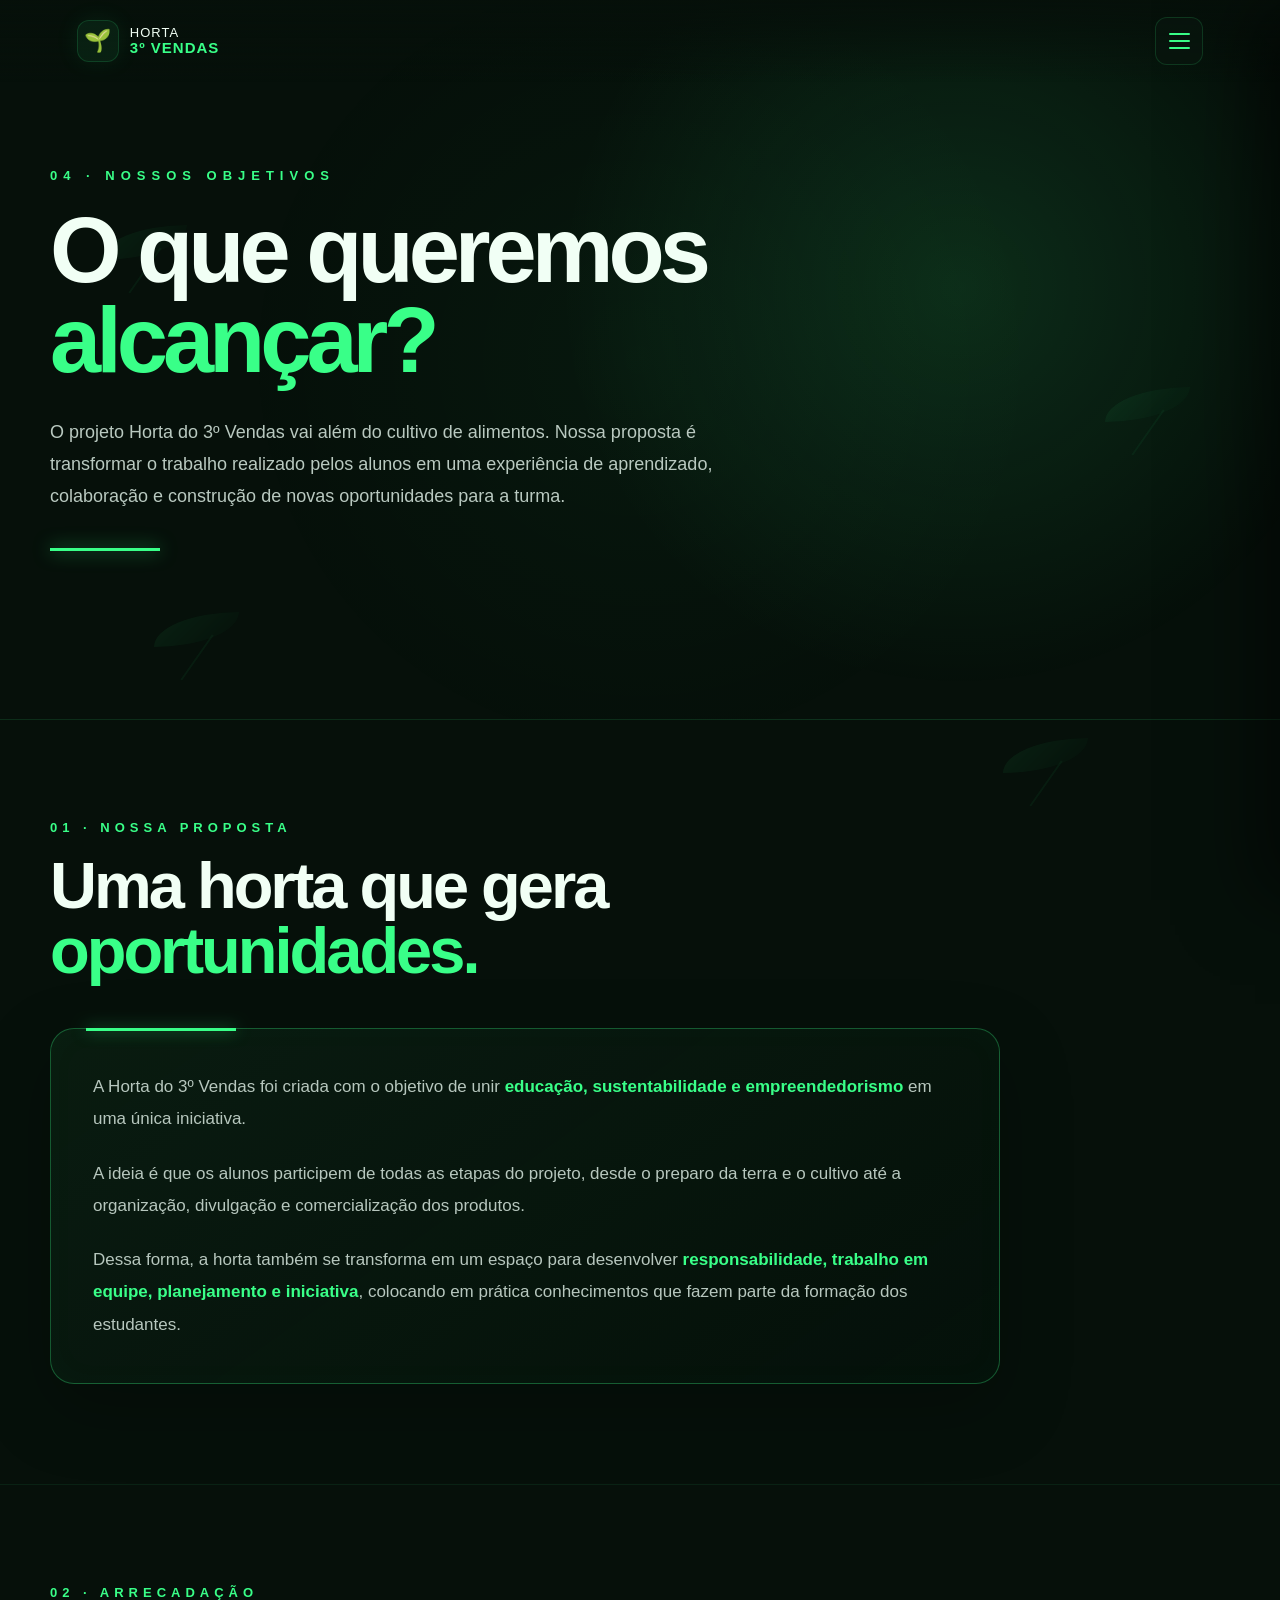
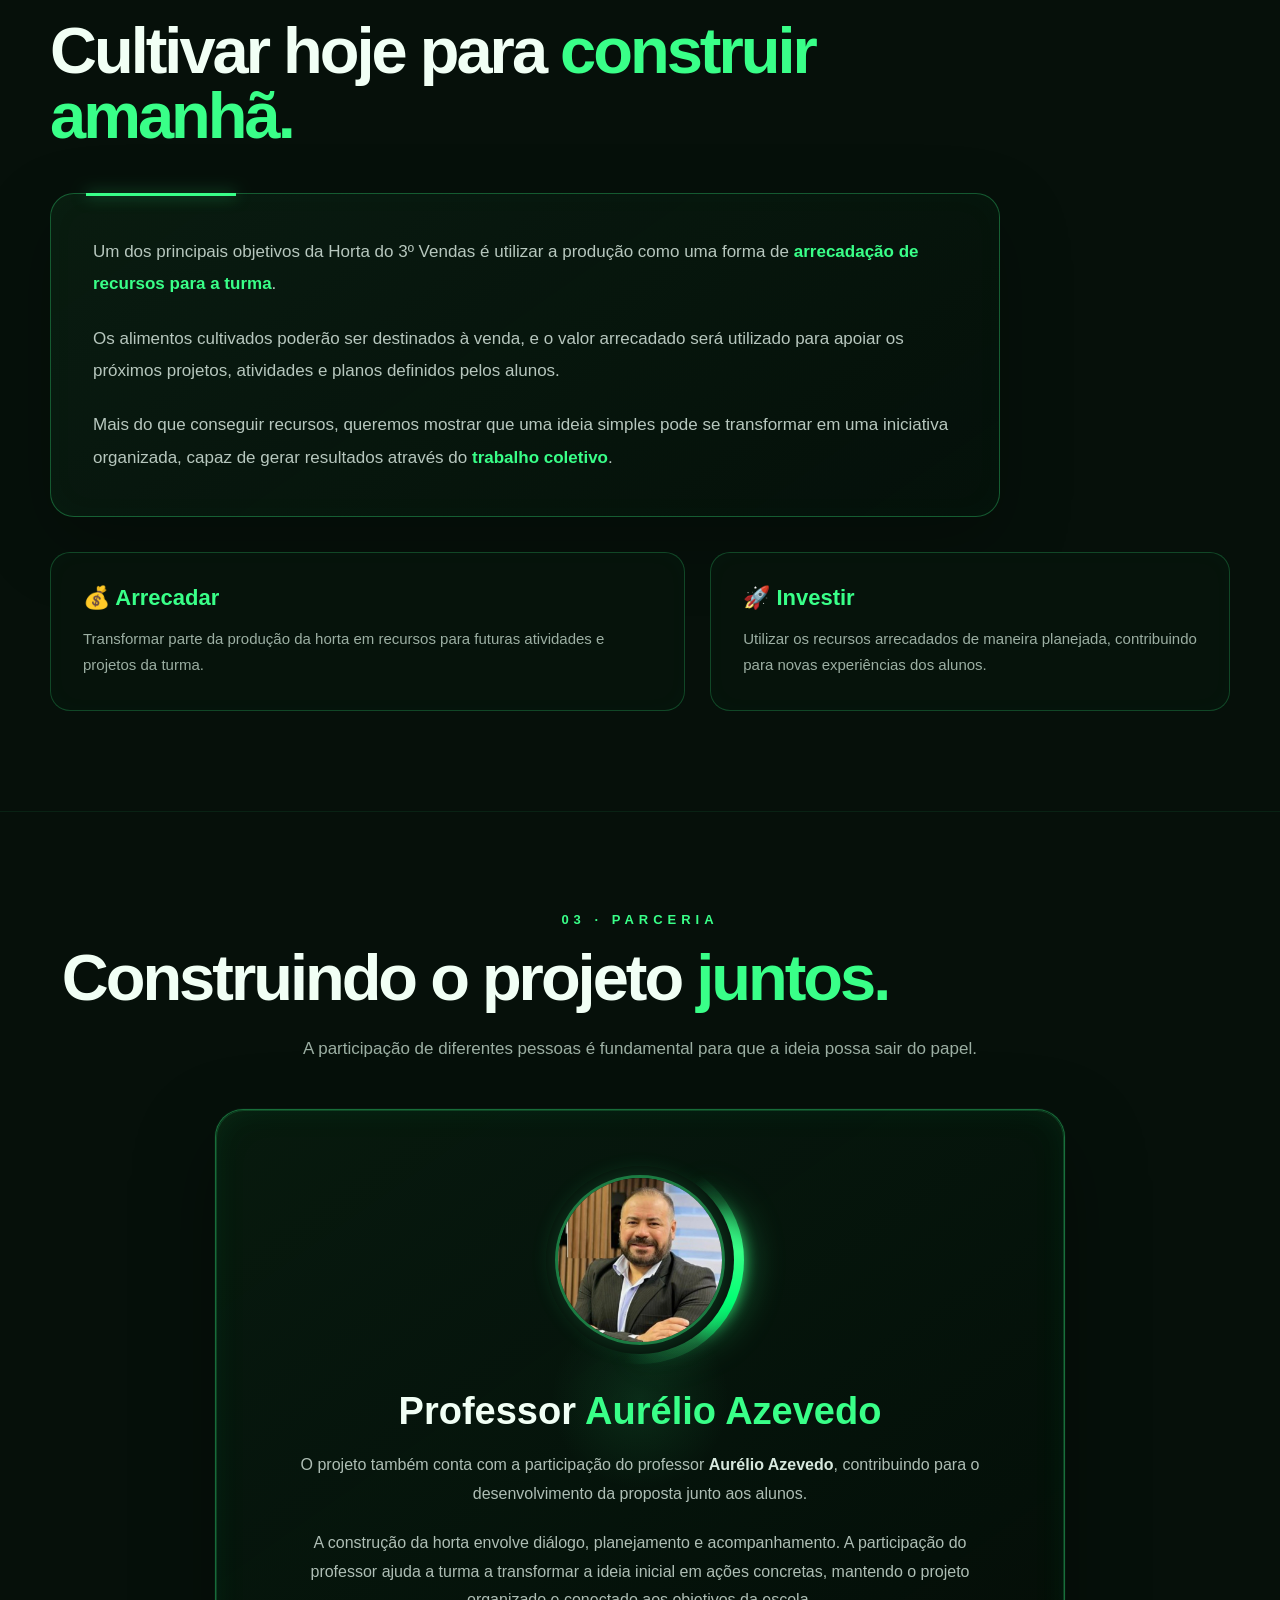
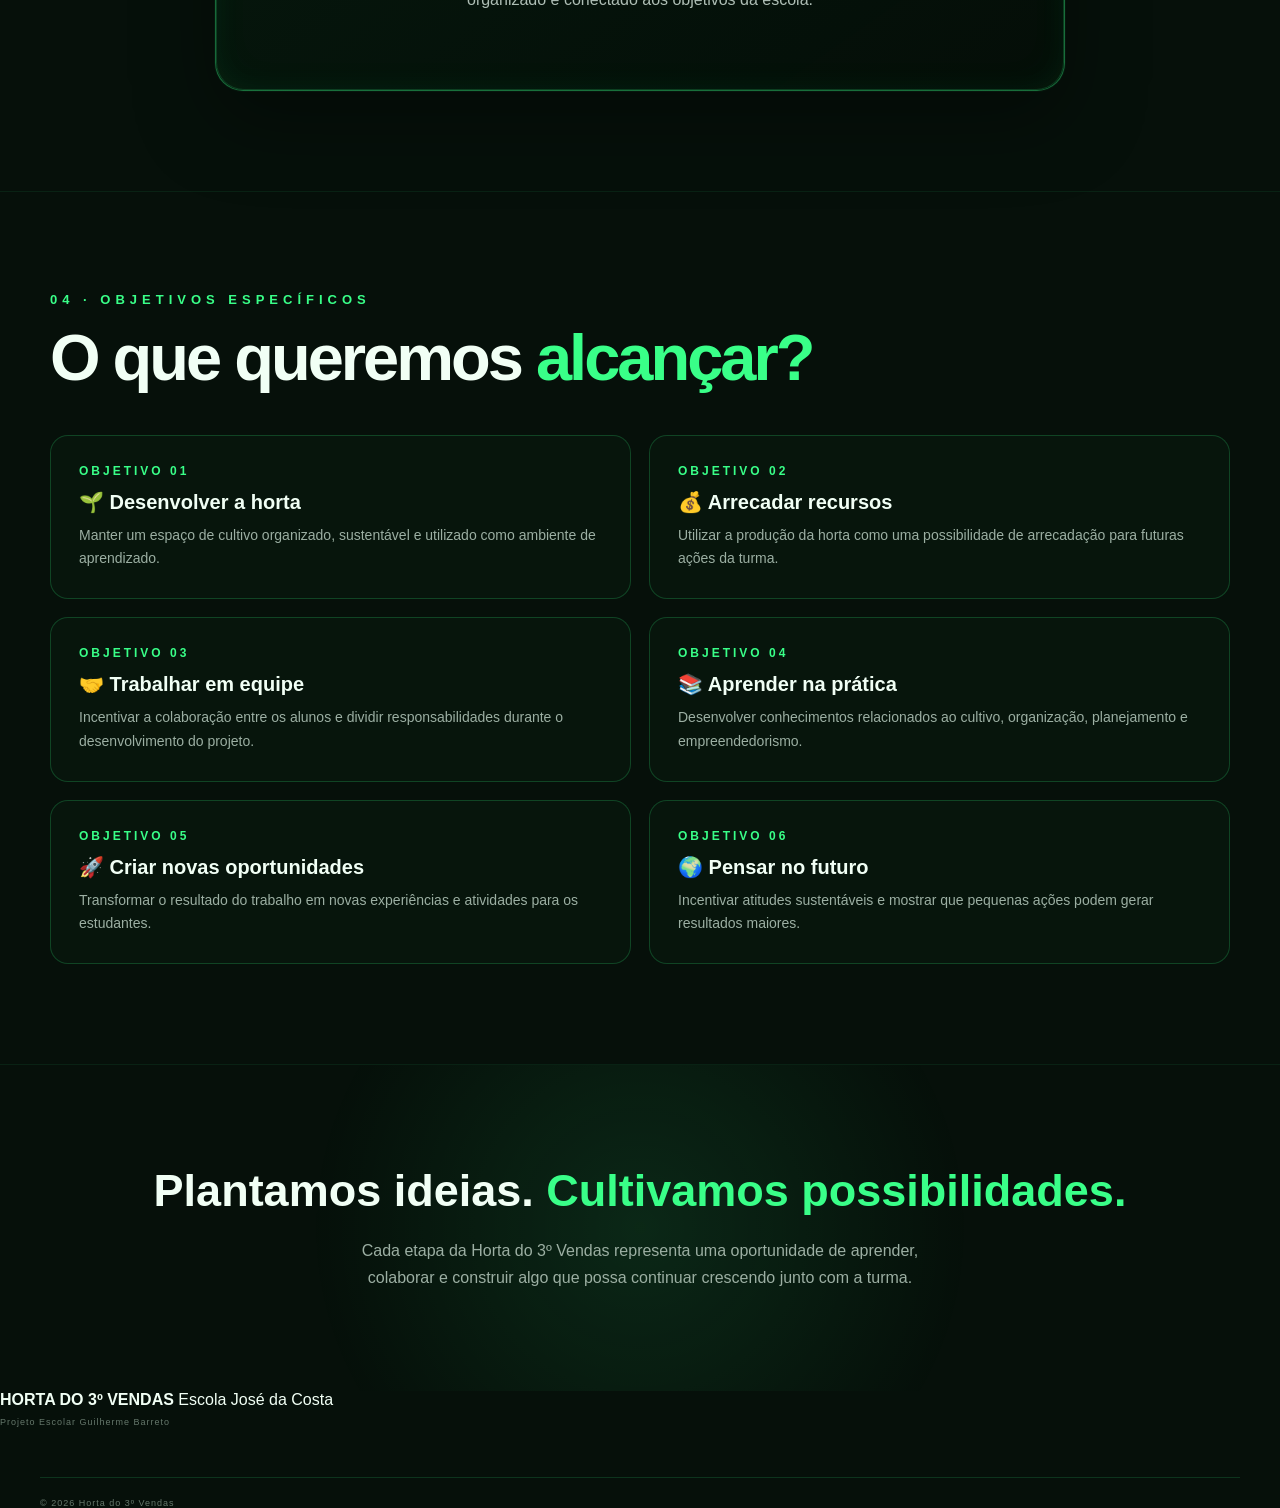
<file: objetivos.html>
<!DOCTYPE html>
<html lang="pt-BR">

<head>
    <meta charset="UTF-8">

    <meta name="viewport" content="width=device-width, initial-scale=1.0">

    <meta
        name="description"
        content="Conheça os objetivos da Horta do 3º Vendas e como o projeto busca transformar a arrecadação em novas oportunidades."
    >

    <title>Nossos Objetivos | Horta do 3º Vendas</title>

    <link rel="stylesheet" href="style.css">

    <style>

        /* ==================================================
           BASE
        ================================================== */

        html {
            overflow-x: hidden;
            scroll-behavior: smooth;
        }

        body {
            overflow-x: hidden;
        }

        .objetivos-page {
            background: var(--bg);
        }

        /*
        CORREÇÃO PRINCIPAL DO ESPAÇAMENTO
        */

        .objetivos-content .container {
            width: calc(100% - 48px);
            max-width: 1180px;
            margin-left: auto;
            margin-right: auto;
        }


        /* ==================================================
           FADE IN
        ================================================== */

        .objetivos-page .fade-in {
            opacity: 0;
            transform: translateY(35px);

            transition:
                opacity 0.8s ease,
                transform 0.8s ease;
        }

        .objetivos-page .fade-in.visible {
            opacity: 1;
            transform: translateY(0);
        }


        /* DELAY DOS ELEMENTOS */

        .objetivos-list .objetivo-item:nth-child(1) {
            transition-delay: 0.05s;
        }

        .objetivos-list .objetivo-item:nth-child(2) {
            transition-delay: 0.15s;
        }

        .objetivos-list .objetivo-item:nth-child(3) {
            transition-delay: 0.25s;
        }

        .objetivos-list .objetivo-item:nth-child(4) {
            transition-delay: 0.35s;
        }

        .objetivos-list .objetivo-item:nth-child(5) {
            transition-delay: 0.45s;
        }

        .objetivos-list .objetivo-item:nth-child(6) {
            transition-delay: 0.55s;
        }


        /* ==================================================
           PLANTAS DE FUNDO
        ================================================== */

        .floating-plants {
            position: fixed;
            inset: 0;

            pointer-events: none;
            overflow: hidden;

            z-index: 0;
        }

        .floating-plant {
            position: absolute;

            width: 85px;
            height: 35px;

            opacity: 0.10;

            border-radius: 100% 0 100% 0;

            background:
                linear-gradient(
                    135deg,
                    rgba(57,255,136,0.7),
                    rgba(57,255,136,0.05)
                );

            filter: blur(0.5px);

            animation:
                plantFloat 10s ease-in-out infinite;
        }

        .floating-plant::after {
            content: "";

            position: absolute;

            width: 2px;
            height: 55px;

            left: 42px;
            top: 18px;

            background: rgba(57,255,136,0.5);

            transform: rotate(35deg);
        }

        .plant-1 {
            top: 25%;
            left: 8%;
            animation-delay: 0s;
        }

        .plant-2 {
            top: 43%;
            right: 7%;
            animation-delay: 2s;
        }

        .plant-3 {
            top: 68%;
            left: 12%;
            animation-delay: 4s;
        }

        .plant-4 {
            top: 82%;
            right: 15%;
            animation-delay: 6s;
        }

        @keyframes plantFloat {

            0%,
            100% {
                transform:
                    translate3d(0, 0, 0)
                    rotate(-20deg);
            }

            50% {
                transform:
                    translate3d(18px, -25px, 0)
                    rotate(-5deg);
            }
        }


        /* ==================================================
           CONTEÚDO
        ================================================== */

        .objetivos-content {
            position: relative;
            z-index: 2;
        }


        /* ==================================================
           HERO
        ================================================== */

        .objetivos-hero {
            position: relative;

            min-height: 720px;

            display: flex;
            align-items: center;

            overflow: hidden;

            border-bottom:
                1px solid
                rgba(57,255,136,0.12);

            background:
                radial-gradient(
                    circle at 75% 40%,
                    rgba(57,255,136,0.12),
                    transparent 38%
                );
        }

        .objetivos-hero::after {
            content: "";

            position: absolute;
            inset: 0;

            pointer-events: none;

            background:
                radial-gradient(
                    circle at 50% 50%,
                    rgba(57,255,136,0.035),
                    transparent 55%
                );
        }

        .objetivos-hero-inner {
            position: relative;
            z-index: 2;

            width: 100%;
        }

        .objetivos-tag {
            display: block;

            margin-bottom: 22px;

            color: var(--green);

            font-size: 13px;
            font-weight: 800;

            letter-spacing: 6px;
        }

        .objetivos-title {
            max-width: 780px;

            margin: 0;

            color: var(--white);

            font-size:
                clamp(48px, 8vw, 92px);

            line-height: 0.98;

            letter-spacing: -5px;
        }

        .objetivos-title span {
            color: var(--green);
        }

        .objetivos-intro {
            max-width: 720px;

            margin-top: 30px;

            color: #b9c9c0;

            font-size: 18px;
            line-height: 1.8;
        }

        .objetivos-line {
            width: 110px;
            height: 3px;

            margin-top: 35px;

            background: var(--green);

            box-shadow:
                0 0 18px
                rgba(57,255,136,0.65);
        }


        /* ==================================================
           SEÇÕES
        ================================================== */

        .objetivo-section {
            position: relative;

            padding: 100px 0;

            border-bottom:
                1px solid
                rgba(57,255,136,0.08);
        }

        .objetivo-section .container {
            position: relative;
            z-index: 2;
        }

        .objetivo-heading {
            margin-bottom: 45px;
        }

        .objetivo-number {
            display: block;

            margin-bottom: 18px;

            color: var(--green);

            font-size: 13px;
            font-weight: 800;

            letter-spacing: 5px;
        }

        .objetivo-heading h2 {
            max-width: 850px;

            margin: 0;

            color: var(--white);

            font-size:
                clamp(38px, 6vw, 65px);

            line-height: 1;

            letter-spacing: -3px;
        }

        .objetivo-heading h2 span {
            color: var(--green);
        }

        .professor-section .objetivo-heading p {
            max-width: 700px;

            margin: 25px auto 0;

            color: var(--muted);

            font-size: 17px;
            line-height: 1.7;
        }


        /* ==================================================
           CAIXA DE TEXTO
        ================================================== */

        .objetivo-text-box {
            position: relative;

            max-width: 950px;

            padding: 42px;

            border:
                1px solid
                rgba(57,255,136,0.30);

            border-radius: 24px;

            background:
                linear-gradient(
                    145deg,
                    rgba(10,30,18,0.82),
                    rgba(5,17,10,0.68)
                );

            box-shadow:
                0 25px 70px
                rgba(0,0,0,0.25),

                inset 0 0 35px
                rgba(57,255,136,0.025);
        }

        .objetivo-text-box::before {
            content: "";

            position: absolute;

            top: -1px;
            left: 35px;

            width: 150px;
            height: 3px;

            background: var(--green);

            box-shadow:
                0 0 15px
                rgba(57,255,136,0.55);
        }

        .objetivo-text-box p {
            margin: 0 0 22px;

            color: #b7c7be;

            font-size: 17px;

            line-height: 1.9;
        }

        .objetivo-text-box p:last-child {
            margin-bottom: 0;
        }

        .objetivo-text-box strong {
            color: var(--green);
        }


        /* ==================================================
           ARRECADAÇÃO
        ================================================== */

        .arrecadacao-box {
            display: grid;

            grid-template-columns:
                1.1fr
                0.9fr;

            gap: 25px;

            margin-top: 35px;
        }

        .arrecadacao-card {
            position: relative;

            padding: 32px;

            border:
                1px solid
                rgba(57,255,136,0.22);

            border-radius: 20px;

            background:
                rgba(7,22,13,0.72);

            box-shadow:
                inset 0 0 25px
                rgba(57,255,136,0.02);
        }

        .arrecadacao-card h3 {
            margin: 0 0 15px;

            color: var(--white);

            font-size: 22px;
        }

        .arrecadacao-card h3 span {
            color: var(--green);
        }

        .arrecadacao-card p {
            margin: 0;

            color: var(--muted);

            font-size: 15px;

            line-height: 1.75;
        }


        /* ==================================================
           PROFESSOR
        ================================================== */

        .professor-section {
            text-align: center;
        }

        .professor-card {
            position: relative;

            max-width: 850px;

            margin: 0 auto;

            padding: 55px 45px;

            overflow: hidden;

            border:
                1px solid
                rgba(57,255,136,0.38);

            border-radius: 28px;

            background:
                linear-gradient(
                    145deg,
                    rgba(8,27,15,0.92),
                    rgba(4,14,8,0.82)
                );

            box-shadow:
                0 0 0 1px rgba(57,255,136,0.04),
                0 30px 80px rgba(0,0,0,0.35),
                inset 0 0 45px rgba(57,255,136,0.035);
        }

        /*
        BORDA VERDE DO CARD
        */

        .professor-card::before {
            content: "";

            position: absolute;
            inset: 0;

            pointer-events: none;

            border-radius: 28px;

            border:
                1px solid
                rgba(57,255,136,0.18);

            box-shadow:
                inset 0 0 30px
                rgba(57,255,136,0.04);
        }

        .professor-card::after {
            content: "";

            position: absolute;

            width: 180px;
            height: 180px;

            top: 50%;
            left: 50%;

            transform: translate(-50%, -50%);

            background:
                radial-gradient(
                    circle,
                    rgba(57,255,136,0.10),
                    transparent 70%
                );

            pointer-events: none;
        }


        /* ==================================================
           FOTO DO PROFESSOR + NEON
        ================================================== */

        .professor-photo-wrap {
            position: relative;

            width: 190px;
            height: 190px;

            margin: 0 auto 35px;

            display: flex;

            align-items: center;
            justify-content: center;
        }

        /*
        ANEL NEON GIRANDO
        */

        .professor-photo-wrap::before {
            content: "";

            position: absolute;

            inset: -9px;

            border-radius: 50%;

            background:
                conic-gradient(
                    from 0deg,
                    transparent 0deg,
                    transparent 35deg,
                    rgba(57,255,136,0.15) 55deg,
                    var(--green) 85deg,
                    #00ff73 115deg,
                    rgba(57,255,136,0.2) 145deg,
                    transparent 190deg,
                    transparent 360deg
                );

            animation:
                professorSpin 2.5s linear infinite;

            filter:
                drop-shadow(0 0 7px rgba(57,255,136,0.8))
                drop-shadow(0 0 18px rgba(57,255,136,0.4));
        }

        /*
        FUNDO ENTRE O NEON E A FOTO
        */

        .professor-photo-wrap::after {
            content: "";

            position: absolute;

            inset: 1px;

            border-radius: 50%;

            background: var(--bg);

            z-index: 1;
        }

        @keyframes professorSpin {

            from {
                transform: rotate(0deg);
            }

            to {
                transform: rotate(360deg);
            }

        }

        .professor-photo {
            position: relative;

            z-index: 2;

            width: 170px;
            height: 170px;

            border-radius: 50%;

            object-fit: cover;

            border:
                3px solid
                rgba(57,255,136,0.45);

            box-shadow:
                0 0 25px
                rgba(57,255,136,0.20);
        }

        .professor-card h2 {
            position: relative;
            z-index: 2;

            margin: 0 0 18px;

            color: var(--white);

            font-size:
                clamp(26px, 5vw, 38px);
        }

        .professor-card h2 span {
            color: var(--green);
        }

        .professor-card p {
            position: relative;
            z-index: 2;

            max-width: 700px;

            margin: 0 auto 20px;

            color: #aebeb5;

            font-size: 16px;

            line-height: 1.8;
        }

        .professor-card p strong {
            color: #d7e8de;
        }


        /* ==================================================
           OBJETIVOS ESPECÍFICOS
        ================================================== */

        .objetivos-list {
            display: grid;

            grid-template-columns:
                repeat(2, minmax(0, 1fr));

            gap: 18px;
        }

        .objetivo-item {
            padding: 28px;

            border:
                1px solid
                rgba(57,255,136,0.20);

            border-radius: 18px;

            background:
                rgba(8,25,15,0.65);

            transition:
                transform .3s ease,
                border-color .3s ease,
                box-shadow .3s ease;
        }

        .objetivo-item:hover {
            transform: translateY(-5px);

            border-color:
                rgba(57,255,136,0.50);

            box-shadow:
                0 12px 35px
                rgba(57,255,136,0.06);
        }

        .objetivo-item-number {
            display: block;

            margin-bottom: 12px;

            color: var(--green);

            font-size: 12px;
            font-weight: 800;

            letter-spacing: 3px;
        }

        .objetivo-item h3 {
            margin: 0 0 10px;

            color: var(--white);

            font-size: 20px;
        }

        .objetivo-item p {
            margin: 0;

            color: var(--muted);

            font-size: 14px;

            line-height: 1.65;
        }


        /* ==================================================
           FINAL
        ================================================== */

        .objetivos-final {
            position: relative;

            padding: 100px 20px;

            text-align: center;

            overflow: hidden;

            background:
                radial-gradient(
                    circle at center,
                    rgba(57,255,136,0.10),
                    transparent 50%
                );
        }

        .objetivos-final h2 {
            margin: 0;

            color: var(--white);

            font-size:
                clamp(28px, 5vw, 45px);
        }

        .objetivos-final h2 span {
            color: var(--green);
        }

        .objetivos-final p {
            max-width: 600px;

            margin: 20px auto 0;

            color: var(--muted);

            font-size: 16px;

            line-height: 1.7;
        }


        /* ==================================================
           TABLET
        ================================================== */

        @media (max-width: 800px) {

            .objetivos-content .container {
                width: calc(100% - 40px);
            }

            .objetivos-hero {
                min-height: 620px;
            }

            .objetivos-title {
                letter-spacing: -3px;
            }

            .objetivo-section {
                padding: 75px 0;
            }

            .arrecadacao-box {
                grid-template-columns: 1fr;
            }

        }


        /* ==================================================
           CELULAR
        ================================================== */

        @media (max-width: 600px) {

            .objetivos-content .container {
                width: calc(100% - 36px);
            }

            .objetivos-hero {
                min-height: 590px;
            }

            .objetivos-hero-inner {
                padding-left: 0;
                padding-right: 0;
            }

            .objetivos-tag {
                font-size: 11px;
                letter-spacing: 4px;
            }

            .objetivos-title {
                font-size: 48px;
                letter-spacing: -2.5px;
            }

            .objetivos-intro {
                font-size: 15px;
                line-height: 1.7;
            }

            .objetivo-section {
                padding: 65px 0;
            }

            .objetivo-heading {
                margin-bottom: 30px;
            }

            .objetivo-number {
                font-size: 11px;
                letter-spacing: 4px;
            }

            .objetivo-heading h2 {
                font-size: 37px;
                letter-spacing: -2px;
            }

            .objetivo-heading p {
                font-size: 14px !important;
            }

            .objetivo-text-box {
                padding: 28px 22px;

                border-radius: 19px;
            }

            .objetivo-text-box::before {
                left: 22px;
                width: 95px;
            }

            .objetivo-text-box p {
                font-size: 14px;
                line-height: 1.75;
            }

            .arrecadacao-card {
                padding: 24px 20px;
            }

            .arrecadacao-card h3 {
                font-size: 19px;
            }

            .arrecadacao-card p {
                font-size: 13px;
            }

            .professor-card {
                padding: 42px 20px;

                border-radius: 21px;
            }

            .professor-card::before {
                border-radius: 21px;
            }

            .professor-photo-wrap {
                width: 155px;
                height: 155px;
            }

            .professor-photo-wrap::before {
                inset: -8px;
            }

            .professor-photo {
                width: 139px;
                height: 139px;
            }

            .professor-card h2 {
                font-size: 27px;
            }

            .professor-card p {
                font-size: 14px;
                line-height: 1.7;
            }

            .objetivos-list {
                grid-template-columns: 1fr;
            }

            .objetivo-item {
                padding: 23px 20px;
            }

            .objetivos-final {
                padding: 75px 20px;
            }

            .floating-plant {
                opacity: 0.07;
            }

        }


        /* ==================================================
           REDUZIR ANIMAÇÕES
        ================================================== */

        @media (prefers-reduced-motion: reduce) {

            .floating-plant,
            .professor-photo-wrap::before {
                animation: none;
            }

            .objetivos-page .fade-in {
                opacity: 1;
                transform: none;
                transition: none;
            }

            .objetivo-item {
                transition: none;
            }

        }

    </style>

</head>


<body class="objetivos-page">


    <!-- PLANTAS DE FUNDO -->

    <div class="floating-plants">

        <span class="floating-plant plant-1"></span>
        <span class="floating-plant plant-2"></span>
        <span class="floating-plant plant-3"></span>
        <span class="floating-plant plant-4"></span>

    </div>


    <!-- HEADER -->

    <header class="header">

        <a href="index.html" class="logo">

            <div class="logo-icon">
                🌱
            </div>

            <div class="logo-text">

                <span>HORTA</span>

                <strong>3º VENDAS</strong>

            </div>

        </a>


        <button
            class="menu-btn"
            id="menuBtn"
            aria-label="Abrir menu"
            aria-expanded="false">

            <span></span>
            <span></span>
            <span></span>

        </button>

    </header>


    <!-- OVERLAY -->

    <div class="overlay" id="overlay"></div>


    <!-- MENU -->

    <aside class="side-menu" id="sideMenu">

        <div class="menu-top">

            <span>MENU</span>

            <button
                class="close-btn"
                id="closeBtn"
                aria-label="Fechar menu">

                ×

            </button>

        </div>


        <nav class="menu-nav">

            <a href="index.html" class="menu-link">
                <span>🏠</span>
                <strong>Início</strong>
            </a>

            <a href="missao.html" class="menu-link">
                <span>🎯</span>
                <strong>Missão, Visão e Valores</strong>
            </a>

            <a href="horta.html" class="menu-link">
                <span>🌱</span>
                <strong>Nossa Horta</strong>
            </a>

            <a href="curiosidades.html" class="menu-link">
                <span>💡</span>
                <strong>Curiosidades</strong>
            </a>

            <a href="arrecadacao.html" class="menu-link">
                <span>💰</span>
                <strong>Arrecadação</strong>
            </a>

            <a href="objetivos.html" class="menu-link">
                <span>🚀</span>
                <strong>Nossos Objetivos</strong>
            </a>

            <a href="contato.html" class="menu-link">
                <span>📞</span>
                <strong>Contato</strong>
            </a>

        </nav>


        <div class="menu-footer">

            <span>HORTA DO 3º VENDAS</span>

            <small>Escola José da Costa</small>

        </div>

    </aside>


    <!-- CONTEÚDO -->

    <main class="objetivos-content">


        <!-- HERO -->

        <section class="objetivos-hero">

            <div class="container">

                <div class="objetivos-hero-inner fade-in">

                    <span class="objetivos-tag">
                        04 · NOSSOS OBJETIVOS
                    </span>

                    <h1 class="objetivos-title">
                        O que queremos
                        <span>alcançar?</span>
                    </h1>

                    <p class="objetivos-intro">
                        O projeto Horta do 3º Vendas vai além
                        do cultivo de alimentos. Nossa proposta
                        é transformar o trabalho realizado pelos
                        alunos em uma experiência de aprendizado,
                        colaboração e construção de novas
                        oportunidades para a turma.
                    </p>

                    <div class="objetivos-line"></div>

                </div>

            </div>

        </section>


        <!-- NOSSA PROPOSTA -->

        <section class="objetivo-section">

            <div class="container">

                <div class="objetivo-heading fade-in">

                    <span class="objetivo-number">
                        01 · NOSSA PROPOSTA
                    </span>

                    <h2>
                        Uma horta que gera
                        <span>oportunidades.</span>
                    </h2>

                </div>


                <div class="objetivo-text-box fade-in">

                    <p>
                        A Horta do 3º Vendas foi criada com o
                        objetivo de unir
                        <strong>educação, sustentabilidade e empreendedorismo</strong>
                        em uma única iniciativa.
                    </p>

                    <p>
                        A ideia é que os alunos participem de
                        todas as etapas do projeto, desde o
                        preparo da terra e o cultivo até a
                        organização, divulgação e comercialização
                        dos produtos.
                    </p>

                    <p>
                        Dessa forma, a horta também se transforma
                        em um espaço para desenvolver
                        <strong>responsabilidade, trabalho em
                        equipe, planejamento e iniciativa</strong>,
                        colocando em prática conhecimentos que
                        fazem parte da formação dos estudantes.
                    </p>

                </div>

            </div>

        </section>


        <!-- ARRECADAÇÃO -->

        <section class="objetivo-section">

            <div class="container">

                <div class="objetivo-heading fade-in">

                    <span class="objetivo-number">
                        02 · ARRECADAÇÃO
                    </span>

                    <h2>
                        Cultivar hoje para
                        <span>construir amanhã.</span>
                    </h2>

                </div>


                <div class="objetivo-text-box fade-in">

                    <p>
                        Um dos principais objetivos da Horta do
                        3º Vendas é utilizar a produção como uma
                        forma de
                        <strong>arrecadação de recursos
                        para a turma</strong>.
                    </p>

                    <p>
                        Os alimentos cultivados poderão ser
                        destinados à venda, e o valor arrecadado
                        será utilizado para apoiar os próximos
                        projetos, atividades e planos definidos
                        pelos alunos.
                    </p>

                    <p>
                        Mais do que conseguir recursos, queremos
                        mostrar que uma ideia simples pode se
                        transformar em uma iniciativa organizada,
                        capaz de gerar resultados através do
                        <strong>trabalho coletivo</strong>.
                    </p>

                </div>


                <div class="arrecadacao-box">

                    <div class="arrecadacao-card fade-in">

                        <h3>
                            💰 <span>Arrecadar</span>
                        </h3>

                        <p>
                            Transformar parte da produção da
                            horta em recursos para futuras
                            atividades e projetos da turma.
                        </p>

                    </div>


                    <div class="arrecadacao-card fade-in">

                        <h3>
                            🚀 <span>Investir</span>
                        </h3>

                        <p>
                            Utilizar os recursos arrecadados
                            de maneira planejada, contribuindo
                            para novas experiências dos alunos.
                        </p>

                    </div>

                </div>

            </div>

        </section>


        <!-- PROFESSOR -->

        <section class="objetivo-section professor-section">

            <div class="container">

                <div class="objetivo-heading fade-in">

                    <span class="objetivo-number">
                        03 · PARCERIA
                    </span>

                    <h2>
                        Construindo o projeto
                        <span>juntos.</span>
                    </h2>

                    <p>
                        A participação de diferentes pessoas
                        é fundamental para que a ideia possa
                        sair do papel.
                    </p>

                </div>


                <div class="professor-card fade-in">

                    <div class="professor-photo-wrap">

                        <img
                            src="professor-aurelio.jpg"
                            alt="Professor Aurélio Azevedo"
                            class="professor-photo">

                    </div>


                    <h2>
                        Professor
                        <span>Aurélio Azevedo</span>
                    </h2>


                    <p>
                        O projeto também conta com a participação
                        do professor
                        <strong>Aurélio Azevedo</strong>,
                        contribuindo para o desenvolvimento da
                        proposta junto aos alunos.
                    </p>


                    <p>
                        A construção da horta envolve diálogo,
                        planejamento e acompanhamento. A
                        participação do professor ajuda a turma
                        a transformar a ideia inicial em ações
                        concretas, mantendo o projeto organizado
                        e conectado aos objetivos da escola.
                    </p>

                </div>

            </div>

        </section>


        <!-- OBJETIVOS ESPECÍFICOS -->

        <section class="objetivo-section">

            <div class="container">

                <div class="objetivo-heading fade-in">

                    <span class="objetivo-number">
                        04 · OBJETIVOS ESPECÍFICOS
                    </span>

                    <h2>
                        O que queremos
                        <span>alcançar?</span>
                    </h2>

                </div>


                <div class="objetivos-list">

                    <article class="objetivo-item fade-in">

                        <span class="objetivo-item-number">
                            OBJETIVO 01
                        </span>

                        <h3>
                            🌱 Desenvolver a horta
                        </h3>

                        <p>
                            Manter um espaço de cultivo organizado,
                            sustentável e utilizado como ambiente
                            de aprendizado.
                        </p>

                    </article>


                    <article class="objetivo-item fade-in">

                        <span class="objetivo-item-number">
                            OBJETIVO 02
                        </span>

                        <h3>
                            💰 Arrecadar recursos
                        </h3>

                        <p>
                            Utilizar a produção da horta como
                            uma possibilidade de arrecadação
                            para futuras ações da turma.
                        </p>

                    </article>


                    <article class="objetivo-item fade-in">

                        <span class="objetivo-item-number">
                            OBJETIVO 03
                        </span>

                        <h3>
                            🤝 Trabalhar em equipe
                        </h3>

                        <p>
                            Incentivar a colaboração entre os
                            alunos e dividir responsabilidades
                            durante o desenvolvimento do projeto.
                        </p>

                    </article>


                    <article class="objetivo-item fade-in">

                        <span class="objetivo-item-number">
                            OBJETIVO 04
                        </span>

                        <h3>
                            📚 Aprender na prática
                        </h3>

                        <p>
                            Desenvolver conhecimentos relacionados
                            ao cultivo, organização, planejamento
                            e empreendedorismo.
                        </p>

                    </article>


                    <article class="objetivo-item fade-in">

                        <span class="objetivo-item-number">
                            OBJETIVO 05
                        </span>

                        <h3>
                            🚀 Criar novas oportunidades
                        </h3>

                        <p>
                            Transformar o resultado do trabalho
                            em novas experiências e atividades
                            para os estudantes.
                        </p>

                    </article>


                    <article class="objetivo-item fade-in">

                        <span class="objetivo-item-number">
                            OBJETIVO 06
                        </span>

                        <h3>
                            🌍 Pensar no futuro
                        </h3>

                        <p>
                            Incentivar atitudes sustentáveis e
                            mostrar que pequenas ações podem
                            gerar resultados maiores.
                        </p>

                    </article>

                </div>

            </div>

        </section>


        <!-- FINAL -->

        <section class="objetivos-final fade-in">

            <h2>
                Plantamos ideias.
                <span>Cultivamos possibilidades.</span>
            </h2>

            <p>
                Cada etapa da Horta do 3º Vendas representa
                uma oportunidade de aprender, colaborar e
                construir algo que possa continuar crescendo
                junto com a turma.
            </p>

        </section>

    </main>


    <!-- FOOTER -->

    <footer class="site-footer">

        <div class="footer-inner">

            <div class="footer-brand">

                <strong>
                    HORTA DO 3º VENDAS
                </strong>

                <span>
                    Escola José da Costa
                </span>

            </div>


            <div class="footer-credit">

                <span>
                    Projeto Escolar
                </span>

                <span>
                    Guilherme Barreto
                </span>

            </div>


            <div class="footer-bottom">
                © 2026 Horta do 3º Vendas
            </div>

        </div>

    </footer>


    <script src="script.js"></script>

</body>

</html>
</file>
<file: style.css>
/* =========================================================
   HORTA DO 3º VENDAS
   STYLE.CSS
========================================================= */


/* =========================================================
   RESET
========================================================= */

* {
    margin: 0;
    padding: 0;
    box-sizing: border-box;
}

html {
    scroll-behavior: smooth;
}

body {
    font-family: Arial, Helvetica, sans-serif;
    background: #06100a;
    color: #f1fff5;
    overflow-x: hidden;
}

body.menu-open {
    overflow: hidden;
}

a {
    color: inherit;
    text-decoration: none;
}

button {
    font: inherit;
}

::selection {
    background: #39ff88;
    color: #06100a;
}


/* =========================================================
   VARIÁVEIS
========================================================= */

:root {
    --bg: #06100a;
    --bg-secondary: #0a1810;
    --card: rgba(10, 24, 16, 0.72);

    --green: #39ff88;
    --green-light: #9affbc;
    --green-dark: #0e572d;

    --white: #f1fff5;
    --muted: #9cafa3;

    --border: rgba(57, 255, 136, 0.15);

    --shadow:
        0 20px 60px rgba(0, 0, 0, 0.35);
}


/* =========================================================
   HEADER
========================================================= */

.header {
    position: fixed;
    top: 0;
    left: 0;

    width: 100%;
    height: 82px;

    display: flex;
    align-items: center;
    justify-content: space-between;

    padding: 0 6%;

    z-index: 1000;

    background:
        linear-gradient(
            to bottom,
            rgba(6, 16, 10, 0.95),
            rgba(6, 16, 10, 0)
        );

    pointer-events: none;
}

.header .logo,
.header .menu-btn {
    pointer-events: auto;
}


/* =========================================================
   LOGO
========================================================= */

.logo {
    display: flex;
    align-items: center;
    gap: 11px;

    transition: 0.3s ease;
}

.logo:hover {
    transform: translateY(-2px);
}

.logo-icon {
    width: 42px;
    height: 42px;

    display: flex;
    align-items: center;
    justify-content: center;

    border: 1px solid var(--border);
    border-radius: 12px;

    background: rgba(57, 255, 136, 0.07);

    font-size: 22px;

    box-shadow:
        0 0 25px rgba(57, 255, 136, 0.08);
}

.logo-text {
    display: flex;
    flex-direction: column;

    font-size: 13px;
    letter-spacing: 1px;
    text-transform: uppercase;
    line-height: 1.1;
}

.logo-text strong {
    color: var(--green);
    font-size: 15px;
}


/* =========================================================
   BOTÃO DO MENU
========================================================= */

.menu-btn {
    width: 48px;
    height: 48px;

    display: flex;
    flex-direction: column;
    justify-content: center;
    align-items: center;

    gap: 5px;

    border: 1px solid var(--border);
    border-radius: 12px;

    background: rgba(10, 24, 16, 0.7);

    cursor: pointer;

    transition: 0.3s ease;
}

.menu-btn:hover {
    border-color: rgba(57, 255, 136, 0.5);

    background:
        rgba(57, 255, 136, 0.08);

    box-shadow:
        0 0 25px rgba(57, 255, 136, 0.1);
}

.menu-btn span {
    width: 21px;
    height: 2px;

    display: block;

    border-radius: 10px;

    background: var(--green);

    transition: 0.3s ease;
}


/* =========================================================
   OVERLAY
========================================================= */

.overlay {
    position: fixed;
    inset: 0;

    background:
        rgba(0, 0, 0, 0.72);

    backdrop-filter: blur(4px);

    opacity: 0;
    visibility: hidden;

    z-index: 1100;

    transition:
        opacity 0.4s ease,
        visibility 0.4s ease;
}

.overlay.show {
    opacity: 1;
    visibility: visible;
}


/* =========================================================
   MENU LATERAL
========================================================= */

.side-menu {
    position: fixed;

    top: 0;
    right: 0;

    width: min(430px, 88vw);
    height: 100vh;

    padding: 32px 30px;

    background:
        linear-gradient(
            145deg,
            #0a1c11,
            #06100a
        );

    border-left: 1px solid var(--border);

    box-shadow:
        -25px 0 70px rgba(0, 0, 0, 0.5);

    z-index: 1200;

    transform: translateX(100%);

    transition:
        transform 0.5s cubic-bezier(0.77, 0, 0.18, 1);

    display: flex;
    flex-direction: column;
}

.side-menu.open {
    transform: translateX(0);
}


/* =========================================================
   TOPO DO MENU
========================================================= */

.menu-top {
    display: flex;
    align-items: flex-start;
    justify-content: space-between;

    padding-bottom: 28px;

    border-bottom: 1px solid var(--border);
}

.menu-small-title {
    display: block;

    margin-bottom: 7px;

    color: var(--muted);

    font-size: 10px;
    font-weight: bold;

    letter-spacing: 2px;
}

.menu-top h2 {
    font-size: 24px;
    font-weight: 500;
}

.menu-top h2 span {
    color: var(--green);
}


/* =========================================================
   BOTÃO FECHAR
========================================================= */

.close-btn {
    width: 42px;
    height: 42px;

    display: flex;
    align-items: center;
    justify-content: center;

    border: 1px solid var(--border);
    border-radius: 10px;

    background: transparent;

    color: var(--white);

    font-size: 28px;
    font-weight: 200;

    cursor: pointer;

    transition: 0.3s ease;
}

.close-btn:hover {
    color: var(--green);

    border-color:
        rgba(57, 255, 136, 0.5);

    background:
        rgba(57, 255, 136, 0.08);

    transform: rotate(90deg);
}


/* =========================================================
   NAVEGAÇÃO DO MENU
========================================================= */

.menu-nav {
    display: flex;
    flex-direction: column;

    gap: 8px;

    margin-top: 30px;
}

.menu-link {
    position: relative;

    display: flex;
    align-items: center;

    gap: 14px;

    min-height: 58px;

    padding: 0 15px;

    border: 1px solid transparent;
    border-radius: 12px;

    color: var(--muted);

    font-size: 14px;

    transform: translateX(30px);
    opacity: 0;

    transition:
        background 0.3s ease,
        color 0.3s ease,
        border 0.3s ease,
        transform 0.3s ease,
        opacity 0.3s ease;
}

.side-menu.open .menu-link {
    transform: translateX(0);
    opacity: 1;
}

.side-menu.open .menu-link:nth-child(1) {
    transition-delay: 0.08s;
}

.side-menu.open .menu-link:nth-child(2) {
    transition-delay: 0.13s;
}

.side-menu.open .menu-link:nth-child(3) {
    transition-delay: 0.18s;
}

.side-menu.open .menu-link:nth-child(4) {
    transition-delay: 0.23s;
}

.side-menu.open .menu-link:nth-child(5) {
    transition-delay: 0.28s;
}

.side-menu.open .menu-link:nth-child(6) {
    transition-delay: 0.33s;
}

.side-menu.open .menu-link:nth-child(7) {
    transition-delay: 0.38s;
}

.menu-link:hover {
    color: var(--white);

    background:
        rgba(57, 255, 136, 0.06);

    border-color: var(--border);

    padding-left: 20px;
}

.menu-link.active {
    color: var(--green);

    background:
        rgba(57, 255, 136, 0.07);

    border-color:
        rgba(57, 255, 136, 0.12);
}

.menu-icon {
    width: 28px;

    display: flex;
    align-items: center;
    justify-content: center;

    font-size: 18px;
}

.menu-arrow {
    margin-left: auto;

    color: var(--green);

    opacity: 0;

    transform: translateX(-8px);

    transition: 0.3s ease;
}

.menu-link:hover .menu-arrow,
.menu-link.active .menu-arrow {
    opacity: 1;
    transform: translateX(0);
}


/* =========================================================
   RODAPÉ DO MENU
========================================================= */

.menu-footer {
    margin-top: auto;

    padding-top: 20px;

    border-top: 1px solid var(--border);

    display: flex;
    gap: 8px;

    color: var(--muted);

    font-size: 10px;

    letter-spacing: 1px;
    text-transform: uppercase;
}


/* =========================================================
   HERO
========================================================= */

.hero {
    position: relative;

    min-height: 100vh;

    display: flex;
    align-items: center;

    padding:
        150px 8% 100px;

    overflow: hidden;

    background:
        radial-gradient(
            circle at 70% 45%,
            rgba(24, 102, 53, 0.13),
            transparent 32%
        );
}

.hero-content {
    position: relative;

    max-width: 900px;

    z-index: 5;
}


/* =========================================================
   GLOWS DO HERO
========================================================= */

.hero-glow {
    position: absolute;

    border-radius: 50%;

    filter: blur(70px);

    pointer-events: none;
}

.glow-one {
    width: 350px;
    height: 350px;

    top: 15%;
    right: 5%;

    background:
        rgba(57, 255, 136, 0.08);
}

.glow-two {
    width: 250px;
    height: 250px;

    bottom: 5%;
    left: 20%;

    background:
        rgba(26, 150, 76, 0.06);
}


/* =========================================================
   FOLHAS DECORATIVAS
========================================================= */

.floating-leaf {
    position: absolute;

    color: var(--green);

    opacity: 0.12;

    font-size: 80px;

    pointer-events: none;

    animation:
        floatLeaf 7s ease-in-out infinite;
}

.leaf-one {
    top: 20%;
    right: 12%;

    transform: rotate(25deg);
}

.leaf-two {
    right: 32%;
    bottom: 12%;

    font-size: 55px;

    animation-delay: 1.5s;
}

.leaf-three {
    left: 5%;
    bottom: 25%;

    font-size: 45px;

    animation-delay: 3s;
}

@keyframes floatLeaf {

    0%,
    100% {
        transform:
            translateY(0)
            rotate(20deg);
    }

    50% {
        transform:
            translateY(-18px)
            rotate(30deg);
    }
}


/* =========================================================
   TAG DO HERO
========================================================= */

.hero-tag {
    display: flex;
    align-items: center;

    gap: 10px;

    margin-bottom: 25px;

    color: var(--green);

    font-size: 10px;
    font-weight: bold;

    letter-spacing: 3px;
}

.tag-dot {
    width: 7px;
    height: 7px;

    border-radius: 50%;

    background: var(--green);

    box-shadow:
        0 0 12px var(--green);

    animation:
        pulse 2s infinite;
}

.tag-line {
    width: 45px;
    height: 1px;

    background:
        rgba(57, 255, 136, 0.4);
}

@keyframes pulse {

    0%,
    100% {
        opacity: 1;
        box-shadow:
            0 0 12px var(--green);
    }

    50% {
        opacity: 0.5;
        box-shadow:
            0 0 4px var(--green);
    }
}


/* =========================================================
   TÍTULO HERO
========================================================= */

.hero h1 {
    max-width: 900px;

    font-size:
        clamp(52px, 9vw, 115px);

    font-weight: 500;

    line-height: 0.95;

    letter-spacing: -5px;

    margin-bottom: 30px;
}

.hero h1 span {
    display: block;

    color: var(--green);

    text-shadow:
        0 0 40px rgba(57, 255, 136, 0.1);
}


/* =========================================================
   DESCRIÇÃO HERO
========================================================= */

.hero-description {
    max-width: 600px;

    color: var(--muted);

    font-size: 17px;

    line-height: 1.7;

    margin-bottom: 35px;
}


/* =========================================================
   BOTÕES
========================================================= */

.hero-buttons {
    display: flex;
    align-items: center;

    gap: 12px;

    flex-wrap: wrap;

    margin-bottom: 55px;
}

.primary-btn,
.secondary-btn {
    min-height: 52px;

    display: inline-flex;
    align-items: center;
    justify-content: center;

    padding: 0 22px;

    border-radius: 10px;

    font-size: 13px;
    font-weight: bold;

    transition: 0.3s ease;
}

.primary-btn {
    gap: 15px;

    background: var(--green);

    color: #06100a;

    box-shadow:
        0 10px 35px rgba(57, 255, 136, 0.12);
}

.primary-btn span {
    font-size: 18px;

    transition: 0.3s ease;
}

.primary-btn:hover {
    transform: translateY(-3px);

    box-shadow:
        0 15px 40px rgba(57, 255, 136, 0.2);
}

.primary-btn:hover span {
    transform: translateX(5px);
}

.secondary-btn {
    border: 1px solid var(--border);

    color: var(--white);

    background:
        rgba(255, 255, 255, 0.02);
}

.secondary-btn:hover {
    border-color:
        rgba(57, 255, 136, 0.4);

    background:
        rgba(57, 255, 136, 0.05);

    transform: translateY(-3px);
}


/* =========================================================
   INFORMAÇÕES DO HERO
========================================================= */

.hero-info {
    display: flex;
    align-items: center;

    gap: 22px;
}

.info-item {
    display: flex;
    flex-direction: column;

    gap: 5px;
}

.info-item strong {
    color: var(--green);

    font-size: 11px;

    letter-spacing: 2px;
}

.info-item span {
    color: var(--muted);

    font-size: 10px;

    text-transform: uppercase;

    letter-spacing: 1px;
}

.info-divider {
    width: 1px;
    height: 28px;

    background:
        var(--border);
}


/* =========================================================
   SCROLL INDICATOR
========================================================= */

.scroll-indicator {
    position: absolute;

    bottom: 35px;
    right: 7%;

    display: flex;
    align-items: center;

    gap: 12px;

    color: var(--muted);

    font-size: 8px;

    letter-spacing: 2px;

    transform: rotate(90deg);
    transform-origin: right center;
}

.scroll-line {
    width: 45px;
    height: 1px;

    background:
        var(--green);
}


/* =========================================================
   SEÇÕES
========================================================= */

.section {
    position: relative;

    padding:
        120px 8%;
}

.section-heading {
    display: flex;
    align-items: center;

    gap: 15px;

    margin-bottom: 60px;
}

.section-number {
    color: var(--green);

    font-size: 11px;
    font-weight: bold;

    letter-spacing: 2px;
}

.mini-title {
    color: var(--muted);

    font-size: 10px;
    font-weight: bold;

    letter-spacing: 3px;
}

.center {
    justify-content: center;
    text-align: center;
}


/* =========================================================
   SOBRE
========================================================= */

.about-section {
    background:
        var(--bg-secondary);
}

.about-grid {
    max-width: 1200px;

    margin: 0 auto;

    display: grid;

    grid-template-columns:
        1fr 0.85fr;

    gap: 90px;

    align-items: center;
}

.about-text h2 {
    max-width: 650px;

    font-size:
        clamp(35px, 5vw, 65px);

    font-weight: 500;

    line-height: 1.02;

    letter-spacing: -2px;

    margin-bottom: 30px;
}

.about-text h2 span {
    display: block;

    color: var(--green);
}

.about-text p {
    max-width: 620px;

    color: var(--muted);

    line-height: 1.8;

    font-size: 15px;

    margin-bottom: 20px;
}

.about-text .large-text {
    color: var(--white);

    font-size: 18px;

    line-height: 1.7;
}

.text-link {
    display: inline-flex;
    align-items: center;

    gap: 12px;

    margin-top: 15px;

    color: var(--green);

    font-size: 13px;
    font-weight: bold;

    transition: 0.3s ease;
}

.text-link span {
    transition: 0.3s ease;
}

.text-link:hover span {
    transform: translateX(6px);
}


/* =========================================================
   CARD VISUAL DA PLANTA
========================================================= */

.about-card {
    position: relative;

    min-height: 520px;

    padding: 25px;

    overflow: hidden;

    border:
        1px solid var(--border);

    border-radius: 24px;

    background:
        linear-gradient(
            145deg,
            rgba(20, 55, 32, 0.6),
            rgba(5, 17, 10, 0.9)
        );

    box-shadow:
        var(--shadow);
}

.about-card-glow {
    position: absolute;

    width: 250px;
    height: 250px;

    top: 80px;
    left: 50%;

    transform: translateX(-50%);

    border-radius: 50%;

    background:
        rgba(57, 255, 136, 0.08);

    filter: blur(50px);
}

.about-card-top,
.about-card-bottom {
    position: relative;

    z-index: 3;

    display: flex;
    justify-content: space-between;

    color: var(--muted);

    font-size: 9px;

    letter-spacing: 2px;
}

.about-card-bottom {
    position: absolute;

    left: 25px;
    right: 25px;
    bottom: 25px;

    justify-content: flex-start;

    gap: 12px;
}


/* =========================================================
   ILUSTRAÇÃO DA PLANTA
========================================================= */

.plant-illustration {
    position: absolute;

    left: 0;
    right: 0;

    top: 100px;
    bottom: 70px;
}

.sun {
    position: absolute;

    width: 130px;
    height: 130px;

    top: 20px;
    left: 50%;

    transform: translateX(-50%);

    border-radius: 50%;

    background:
        rgba(57, 255, 136, 0.08);

    box-shadow:
        0 0 80px rgba(57, 255, 136, 0.1);
}

.ground {
    position: absolute;

    width: 80%;
    height: 120px;

    left: 10%;
    bottom: 20px;

    border-radius: 50%;

    background:
        radial-gradient(
            ellipse,
            rgba(57, 255, 136, 0.08),
            transparent 70%
        );
}

.plant {
    position: absolute;

    bottom: 80px;
    left: 50%;

    width: 80px;
    height: 190px;

    transform-origin: bottom center;
}

.plant-a {
    transform:
        translateX(-50%)
        scale(1.15);
}

.plant-b {
    transform:
        translateX(-125%)
        scale(0.75)
        rotate(-8deg);
}

.plant-c {
    transform:
        translateX(25%)
        scale(0.85)
        rotate(8deg);
}

.stem {
    position: absolute;

    width: 5px;
    height: 145px;

    left: 50%;
    bottom: 0;

    transform:
        translateX(-50%);

    border-radius: 10px;

    background:
        linear-gradient(
            to top,
            #123c22,
            var(--green)
        );

    box-shadow:
        0 0 15px rgba(57, 255, 136, 0.12);
}

.leaf {
    position: absolute;

    width: 60px;
    height: 32px;

    background:
        linear-gradient(
            135deg,
            var(--green),
            #159d4e
        );

    border-radius:
        100% 0 100% 0;

    box-shadow:
        0 0 20px rgba(57, 255, 136, 0.08);
}

.leaf-left {
    left: 0;
    top: 70px;

    transform:
        rotate(-30deg);
}

.leaf-right {
    right: 0;
    top: 95px;

    transform:
        rotate(30deg)
        scaleX(-1);
}


/* =========================================================
   PILARES
========================================================= */

.pillars-section {
    background:
        var(--bg);
}

.pillar-grid {
    max-width: 1200px;

    margin: 0 auto;

    display: grid;

    grid-template-columns:
        repeat(3, 1fr);

    gap: 18px;
}

.pillar-card {
    position: relative;

    min-height: 330px;

    padding: 30px;

    overflow: hidden;

    border:
        1px solid var(--border);

    border-radius: 18px;

    background:
        var(--card);

    transition:
        transform 0.4s ease,
        border-color 0.4s ease,
        background 0.4s ease;
}

.pillar-card:hover {
    transform: translateY(-8px);

    border-color:
        rgba(57, 255, 136, 0.35);

    background:
        rgba(15, 37, 23, 0.8);
}

.pillar-number {
    color: var(--green);

    font-size: 10px;

    letter-spacing: 2px;
}

.pillar-icon {
    margin-top: 45px;

    font-size: 35px;
}

.pillar-card h3 {
    margin-top: 20px;

    font-size: 22px;

    font-weight: 500;
}

.pillar-card p {
    margin-top: 12px;

    color: var(--muted);

    font-size: 14px;

    line-height: 1.7;
}

.card-line {
    position: absolute;

    left: 30px;
    right: 30px;
    bottom: 25px;

    height: 1px;

    background:
        linear-gradient(
            to right,
            var(--green),
            transparent
        );

    opacity: 0.35;
}


/* =========================================================
   CTA
========================================================= */

.cta-section {
    position: relative;

    padding:
        140px 8%;

    overflow: hidden;

    text-align: center;

    background:
        var(--bg-secondary);
}

.cta-glow {
    position: absolute;

    width: 500px;
    height: 500px;

    top: 50%;
    left: 50%;

    transform:
        translate(-50%, -50%);

    border-radius: 50%;

    background:
        rgba(57, 255, 136, 0.05);

    filter: blur(80px);
}

.cta-content {
    position: relative;

    max-width: 800px;

    margin: 0 auto;

    z-index: 2;
}

.cta-content h2 {
    margin:
        20px 0;

    font-size:
        clamp(40px, 6vw, 75px);

    font-weight: 500;

    line-height: 1;

    letter-spacing: -3px;
}

.cta-content h2 span {
    display: block;

    color: var(--green);
}

.cta-content p {
    max-width: 560px;

    margin:
        0 auto 30px;

    color: var(--muted);

    font-size: 15px;

    line-height: 1.7;
}


/* =========================================================
   FOOTER
========================================================= */

.footer {
    padding:
        60px 8% 25px;

    background:
        #040b06;

    border-top:
        1px solid var(--border);
}

.footer-content {
    max-width: 1200px;

    margin: 0 auto;

    display: flex;

    justify-content: space-between;

    gap: 60px;
}

.footer-brand {
    max-width: 400px;
}

.footer-brand p {
    margin-top: 18px;

    color: var(--muted);

    font-size: 13px;

    line-height: 1.7;
}

.footer-links {
    display: flex;
    flex-direction: column;

    gap: 10px;
}

.footer-links > span {
    margin-bottom: 8px;

    color: var(--green);

    font-size: 9px;
    font-weight: bold;

    letter-spacing: 2px;
}

.footer-links a {
    color: var(--muted);

    font-size: 12px;

    transition: 0.3s ease;
}

.footer-links a:hover {
    color: var(--green);

    transform: translateX(4px);
}

.footer-bottom {
    max-width: 1200px;

    margin:
        50px auto 0;

    padding-top: 20px;

    border-top:
        1px solid var(--border);

    display: flex;
    justify-content: space-between;

    color: #65776b;

    font-size: 9px;

    letter-spacing: 1px;
}


/* =========================================================
   ANIMAÇÕES DE ENTRADA
========================================================= */

.fade-in {
    opacity: 0;

    transform:
        translateY(25px);

    transition:
        opacity 0.8s ease,
        transform 0.8s ease;
}

.fade-in.visible {
    opacity: 1;

    transform:
        translateY(0);
}


/* =========================================================
   RESPONSIVIDADE
========================================================= */

@media (max-width: 900px) {

    .hero {
        padding:
            140px 7% 90px;
    }

    .about-grid {
        grid-template-columns: 1fr;

        gap: 60px;
    }

    .pillar-grid {
        grid-template-columns: 1fr;
    }

    .about-card {
        min-height: 450px;
    }

    .footer-content {
        flex-direction: column;
    }

}


@media (max-width: 600px) {

    .header {
        height: 72px;

        padding:
            0 5%;
    }

    .logo-icon {
        width: 38px;
        height: 38px;

        font-size: 19px;
    }

    .logo-text {
        font-size: 11px;
    }

    .logo-text strong {
        font-size: 13px;
    }

    .menu-btn {
        width: 44px;
        height: 44px;
    }

    .side-menu {
        width: 90vw;

        padding:
            25px 20px;
    }

    .menu-top h2 {
        font-size: 21px;
    }

    .menu-link {
        font-size: 13px;

        min-height: 54px;
    }

    .hero {
        min-height: 100svh;

        padding:
            125px 6% 80px;
    }

    .hero h1 {
        font-size:
            clamp(48px, 15vw, 75px);

        letter-spacing: -3px;
    }

    .hero-description {
        font-size: 15px;
    }

    .hero-buttons {
        flex-direction: column;
        align-items: stretch;
    }

    .primary-btn,
    .secondary-btn {
        width: 100%;
    }

    .hero-info {
        gap: 12px;
    }

    .info-item span {
        font-size: 8px;
    }

    .section {
        padding:
            90px 6%;
    }

    .section-heading {
        margin-bottom: 40px;
    }

    .about-text h2 {
        font-size: 42px;

        letter-spacing: -2px;
    }

    .about-text .large-text {
        font-size: 16px;
    }

    .about-card {
        min-height: 400px;

        border-radius: 18px;
    }

    .plant-illustration {
        transform:
            scale(0.85);
    }

    .pillar-card {
        min-height: 300px;

        padding: 25px;
    }

    .cta-section {
        padding:
            100px 6%;
    }

    .cta-content h2 {
        font-size: 43px;

        letter-spacing: -2px;
    }

    .footer {
        padding:
            50px 6% 20px;
    }

    .footer-bottom {
        flex-direction: column;

        gap: 8px;
    }

    .scroll-indicator {
        display: none;
    }

    .floating-leaf {
        opacity: 0.07;
    }

}


/* =========================================================
   ACESSIBILIDADE
========================================================= */

@media (prefers-reduced-motion: reduce) {

    html {
        scroll-behavior: auto;
    }

    *,
    *::before,
    *::after {
        animation-duration: 0.01ms !important;
        animation-iteration-count: 1 !important;
        transition-duration: 0.01ms !important;
    }

}}

/* =========================================================
   AJUSTES FINAIS
========================================================= */

.hero-tag {
    font-size: 14px;
}

.section-heading .mini-title {
    font-size: 14px;
}

.section-heading .section-number {
    font-size: 14px;
}

.footer-credit {
    display: block;
    margin-top: 8px;
    color: #65776b;
    font-size: 9px;
    letter-spacing: 1px;
}

@media (max-width: 600px) {

    .hero-tag {
        font-size: 13px;
        letter-spacing: 2.5px;
    }

    .section-heading .mini-title {
        font-size: 13px;
        letter-spacing: 2.5px;
    }

    .section-heading .section-number {
        font-size: 13px;
    }

}.about-card-top {
    font-size: 16px;
    font-weight: bold;
}/* GALERIA DA HORTA */

.horta-gallery {
    display: grid;
    grid-template-columns: repeat(2, 1fr);
    gap: 14px;
    margin-top: 30px;
}

.horta-photo {
    overflow: hidden;
    border-radius: 14px;
    border: 1px solid var(--border);
    background: var(--card);
}

.horta-photo img {
    width: 100%;
    height: 150px;
    object-fit: cover;
    display: block;
}

.horta-photo-info {
    padding: 10px;
    display: flex;
    align-items: center;
    gap: 8px;
}

.horta-photo-info span {
    color: var(--green);
    font-size: 12px;
    font-weight: bold;
}

.horta-photo-info p {
    margin: 0;
    font-size: 12px;
    color: var(--white);
}

@media (max-width: 600px) {

    .horta-gallery {
        grid-template-columns: repeat(2, 1fr);
        gap: 10px;
    }

    .horta-photo img {
        height: 120px;
    }

}/* =========================================================
   CURIOSIDADES
========================================================= */

.curiosidades-grid {
    display: grid;
    grid-template-columns: repeat(2, 1fr);
    gap: 18px;
    margin-top: 35px;
}

.curiosidade-card {
    overflow: hidden;
    background: var(--card);
    border: 1px solid var(--border);
    border-radius: 18px;
    box-shadow: var(--shadow);
    transition: transform 0.3s ease, border-color 0.3s ease;
}

.curiosidade-card:hover {
    transform: translateY(-5px);
    border-color: rgba(57, 255, 136, 0.4);
}

.curiosidade-image {
    position: relative;
    width: 100%;
    height: 220px;
    overflow: hidden;
}

.curiosidade-image img {
    width: 100%;
    height: 100%;
    object-fit: cover;
    display: block;
    transition: transform 0.5s ease;
}

.curiosidade-card:hover .curiosidade-image img {
    transform: scale(1.05);
}

.curiosidade-number {
    position: absolute;
    top: 12px;
    left: 12px;

    padding: 6px 9px;

    background: rgba(6, 16, 10, 0.85);
    border: 1px solid var(--green);

    border-radius: 8px;

    color: var(--green);
    font-size: 11px;
    font-weight: bold;
}

.curiosidade-content {
    padding: 20px;
}

.curiosidade-icon {
    display: block;
    font-size: 25px;
    margin-bottom: 8px;
}

.curiosidade-content h3 {
    margin: 0 0 10px;

    color: var(--white);

    font-size: 20px;
    line-height: 1.25;
}

.curiosidade-content p {
    margin: 0;

    color: var(--muted);

    font-size: 14px;
    line-height: 1.7;
}


/* CAIXA DE APRENDIZADO */

.learning-box {
    padding: 35px;

    background: var(--card);

    border: 1px solid var(--border);
    border-radius: 20px;

    box-shadow: var(--shadow);
}

.learning-box h2 {
    max-width: 600px;

    margin: 10px 0 15px;

    color: var(--white);

    font-size: 32px;
    line-height: 1.15;
}

.learning-box p {
    max-width: 650px;

    margin-bottom: 25px;

    color: var(--muted);

    line-height: 1.7;
}


/* RESPONSIVIDADE */

@media (max-width: 700px) {

    .curiosidades-grid {
        grid-template-columns: 1fr;
        gap: 16px;
    }

    .curiosidade-image {
        height: 200px;
    }

    .learning-box {
        padding: 25px;
    }

    .learning-box h2 {
        font-size: 27px;
    }

}

@media (max-width: 450px) {

    .curiosidade-image {
        height: 180px;
    }

    .curiosidade-content {
        padding: 16px;
    }

    .curiosidade-content h3 {
        font-size: 18px;
    }

    .curiosidade-content p {
        font-size: 13px;
    }

/* BOTÃO VERDE */

.cta-section .btn-primary {
    display: flex;
    align-items: center;
    justify-content: center;
    gap: 18px;

    width: calc(100% - 40px);
    max-width: 620px;

    min-height: 96px;

    margin: 30px auto 0;

    padding: 20px 28px;

    background: var(--green);

    color: #06100a;

    border: none;
    border-radius: 14px;

    font-size: 17px;
    font-weight: 700;

    text-decoration: none;

    box-shadow:
        0 12px 35px rgba(57, 255, 136, 0.18);

    transition:
        transform 0.3s ease,
        box-shadow 0.3s ease;
}

.cta-section .btn-primary span {
    font-size: 25px;
    line-height: 1;
}.cta-section .btn-primary {
    width: 85%;
    max-width: 500px;
    min-height: 70px;

    margin: 25px auto 0;
    padding: 16px 22px;

    border-radius: 14px;

    font-size: 16px;
}

.cta-section .btn-primary span {
    font-size: 22px;
}/* ================================
   FOOTER PADRÃO
================================ */

.site-footer {
    width: 100%;
    margin-top: 70px;
    padding: 55px 7% 40px;
    border-top: 1px solid rgba(57, 255, 136, 0.12);
    background: transparent;
}

.footer-inner {
    width: 100%;
    max-width: 1200px;
    margin: 0 auto;
}

.footer-brand {
    display: flex;
    align-items: baseline;
    gap: 8px;
    flex-wrap: wrap;

    color: #718278;
    font-size: 17px;
    letter-spacing: 1px;
    line-height: 1.6;
}

.footer-brand strong {
    color: #718278;
    font-weight: 600;
}

.footer-brand span {
    color: #718278;
}

.footer-credit {
    display: flex;
    flex-direction: column;
    gap: 3px;

    margin-top: 28px;

    color: #65776b;
    font-size: 13px;
    letter-spacing: 1px;
    line-height: 1.5;
}

.footer-bottom {
    margin-top: 35px;
    padding-top: 25px;

    border-top: 1px solid rgba(57, 255, 136, 0.10);

    color: #65776b;
    font-size: 12px;
    letter-spacing: 1.5px;
}


/* ================================
   CELULAR
================================ */

@media (max-width: 600px) {

    .site-footer {
        margin-top: 55px;
        padding: 45px 7% 35px;
    }

    .footer-brand {
        font-size: 15px;
        gap: 5px;
    }

    .footer-credit {
        margin-top: 22px;
        font-size: 12px;
    }

    .footer-bottom {
        margin-top: 28px;
        padding-top: 20px;
        font-size: 11px;
    }/* ==================================================
   CORREÇÃO DEFINITIVA - ESPAÇAMENTO LATERAL
   NOSSOS OBJETIVOS
================================================== */

.projeto-page main .container {
    width: calc(100% - 44px) !important;
    max-width: 1200px !important;

    margin-left: 22px !important;
    margin-right: 22px !important;

    padding-left: 0 !important;
    padding-right: 0 !important;

    box-sizing: border-box !important;
}


/* HERO */

.projeto-page .projeto-hero-content {
    width: 100% !important;
    box-sizing: border-box !important;
}


/* SEÇÕES */

.projeto-page .projeto-section {
    width: 100%;
    box-sizing: border-box;
}


/* TÍTULOS */

.projeto-page .projeto-heading {
    padding-left: 0 !important;
    padding-right: 0 !important;
}


/* ==================================================
   CARDS DE TEXTO
================================================== */

.projeto-page .text-card {
    width: 100% !important;
    box-sizing: border-box !important;

    padding: 32px !important;

    border: 1px solid rgba(57,255,136,0.25) !important;

    border-radius: 22px !important;

    background:
        linear-gradient(
            145deg,
            rgba(10,30,18,0.78),
            rgba(5,17,10,0.65)
        ) !important;

    box-shadow:
        0 18px 50px rgba(0,0,0,0.25),
        inset 0 0 35px rgba(57,255,136,0.025) !important;

    position: relative;
    overflow: hidden;
}


/* LINHA VERDE DO CARD */

.projeto-page .text-card::before {
    content: "";

    position: absolute;

    top: 0;
    left: 30px;

    width: 130px;
    height: 2px;

    background: var(--green);

    box-shadow:
        0 0 15px rgba(57,255,136,0.65);
}


/* ==================================================
   PROFESSOR AURÉLIO
================================================== */

.projeto-page .professor-card {
    width: 100% !important;

    box-sizing: border-box !important;

    padding: 40px 32px !important;

    border: 1px solid rgba(57,255,136,0.28) !important;

    border-radius: 24px !important;

    background:
        linear-gradient(
            145deg,
            rgba(8,28,16,0.84),
            rgba(4,15,9,0.72)
        ) !important;

    box-shadow:
        0 20px 55px rgba(0,0,0,0.28),
        inset 0 0 35px rgba(57,255,136,0.035) !important;

    position: relative;

    overflow: hidden;
}


/* BORDA / BRILHO DO PROFESSOR */

.projeto-page .professor-card::before {
    content: "";

    position: absolute;

    top: 0;
    left: 30px;

    width: 150px;
    height: 2px;

    background: var(--green);

    box-shadow:
        0 0 18px rgba(57,255,136,0.75);
}


/* BRILHO NO CANTO */

.projeto-page .professor-card::after {
    content: "";

    position: absolute;

    width: 240px;
    height: 240px;

    right: -120px;
    top: -120px;

    border-radius: 50%;

    background:
        radial-gradient(
            circle,
            rgba(57,255,136,0.10),
            transparent 70%
        );

    pointer-events: none;
}


/* ==================================================
   FOTO DO PROFESSOR
================================================== */

.projeto-page .professor-photo {
    position: relative;

    width: 180px !important;
    height: 180px !important;

    margin: 0 auto 28px !important;

    padding: 5px;

    box-sizing: border-box;

    border-radius: 50%;

    border: 1px solid rgba(57,255,136,0.5);

    background:
        radial-gradient(
            circle,
            rgba(57,255,136,0.12),
            transparent 70%
        );

    box-shadow:
        0 0 35px rgba(57,255,136,0.10);
}


.projeto-page .professor-photo img {
    width: 100%;
    height: 100%;

    display: block;

    object-fit: cover;

    border-radius: 50%;
}


/* ==================================================
   CELULAR
================================================== */

@media (max-width: 600px) {

    .projeto-page main .container {
        width: calc(100% - 36px) !important;

        margin-left: 18px !important;
        margin-right: 18px !important;

        padding-left: 0 !important;
        padding-right: 0 !important;
    }


    .projeto-page .projeto-title {
        margin-left: 0 !important;
    }


    .projeto-page .projeto-description {
        margin-left: 0 !important;
        margin-right: 0 !important;
    }


    .projeto-page .projeto-heading {
        margin-left: 0 !important;
        margin-right: 0 !important;
    }


    .projeto-page .text-card {
        padding: 28px 22px !important;

        border-radius: 18px !important;
    }


    .projeto-page .text-card::before {
        left: 22px;
        width: 95px;
    }


    .projeto-page .professor-card {
        padding: 32px 20px !important;

        border-radius: 20px !important;
    }


    .projeto-page .professor-card::before {
        left: 22px;
        width: 100px;
    }


    .projeto-page .professor-photo {
        width: 145px !important;
        height: 145px !important;
    }

}


/* ==================================================
   CELULAR PEQUENO
================================================== */

@media (max-width: 380px) {

    .projeto-page main .container {
        width: calc(100% - 28px) !important;

        margin-left: 14px !important;
        margin-right: 14px !important;
    }


    .projeto-page .text-card {
        padding: 24px 17px !important;
    }


    .projeto-page .professor-card {
        padding: 28px 16px !important;
    }


    .projeto-page .professor-photo {
        width: 125px !important;
        height: 125px !important;
    }

}
</file>
